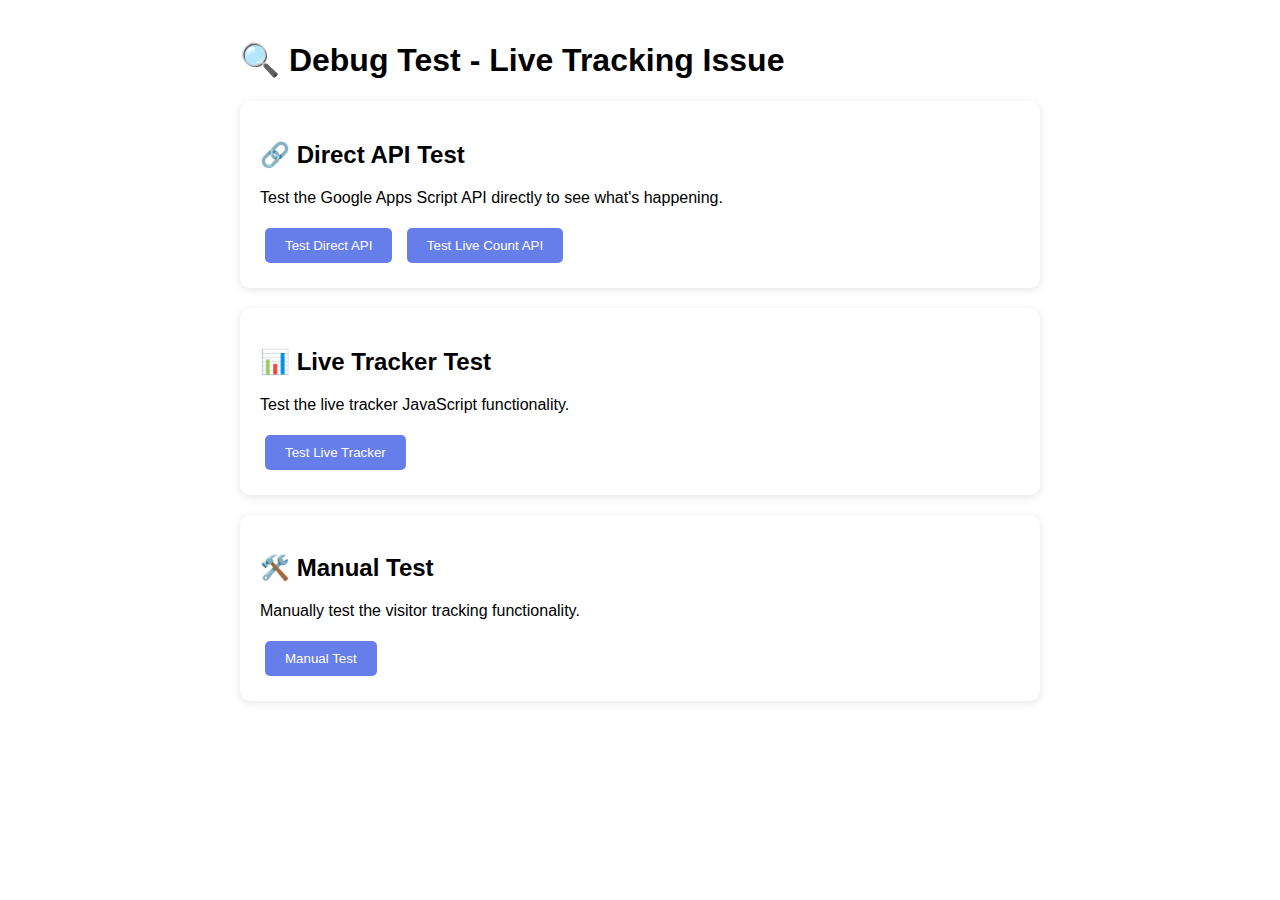
<file: debug_test.html>
<!DOCTYPE html>
<html lang="en">
<head>
    <meta charset="UTF-8">
    <meta name="viewport" content="width=device-width, initial-scale=1.0">
    <title>Debug Test - AksharJobs Live Tracking</title>
    <style>
        body { font-family: Arial, sans-serif; max-width: 800px; margin: 0 auto; padding: 20px; }
        .test-section { background: white; padding: 20px; margin: 20px 0; border-radius: 10px; box-shadow: 0 2px 10px rgba(0,0,0,0.1); }
        .test-button { background: #667eea; color: white; border: none; padding: 10px 20px; border-radius: 5px; cursor: pointer; margin: 5px; }
        .test-button:hover { background: #5a67d8; }
        .result { background: #f7fafc; border: 1px solid #e2e8f0; padding: 15px; margin: 10px 0; border-radius: 5px; white-space: pre-wrap; font-family: monospace; font-size: 12px; }
        .success { border-color: #48bb78; background: #f0fff4; }
        .error { border-color: #f56565; background: #fff5f5; }
    </style>
</head>
<body>
    <h1>🔍 Debug Test - Live Tracking Issue</h1>
    
    <div class="test-section">
        <h2>🔗 Direct API Test</h2>
        <p>Test the Google Apps Script API directly to see what's happening.</p>
        <button class="test-button" onclick="testDirectAPI()">Test Direct API</button>
        <button class="test-button" onclick="testLiveCountAPI()">Test Live Count API</button>
        <div id="apiResult" class="result" style="display: none;"></div>
    </div>
    
    <div class="test-section">
        <h2>📊 Live Tracker Test</h2>
        <p>Test the live tracker JavaScript functionality.</p>
        <button class="test-button" onclick="testLiveTracker()">Test Live Tracker</button>
        <div id="trackerResult" class="result" style="display: none;"></div>
    </div>
    
    <div class="test-section">
        <h2>🛠️ Manual Test</h2>
        <p>Manually test the visitor tracking functionality.</p>
        <button class="test-button" onclick="manualTest()">Manual Test</button>
        <div id="manualResult" class="result" style="display: none;"></div>
    </div>

    <script>
        const API_URL = 'https://script.google.com/macros/s/AKfycbxSKL04akfo3W_XiUfQJQg0dg3ded6EwsbEEg6VsW1SD5eVoEDV-3EoxH-IgZy-ccEMsQ/exec';
        
        function showResult(elementId, result, isSuccess = true) {
            const element = document.getElementById(elementId);
            element.style.display = 'block';
            element.className = `result ${isSuccess ? 'success' : 'error'}`;
            element.textContent = typeof result === 'object' ? JSON.stringify(result, null, 2) : result;
        }
        
        // Test direct API access
        async function testDirectAPI() {
            try {
                console.log('Testing direct API access...');
                
                // Test 1: Basic API access
                const response1 = await fetch(API_URL, { method: 'GET', mode: 'cors' });
                const data1 = await response1.json();
                
                console.log('Basic API response:', data1);
                
                // Test 2: With parameters
                const url = `${API_URL}?test=1&debug=1`;
                const response2 = await fetch(url, { method: 'GET', mode: 'cors' });
                const data2 = await response2.json();
                
                console.log('API with params response:', data2);
                
                showResult('apiResult', {
                    test: 'Direct API Test',
                    basicResponse: data1,
                    paramsResponse: data2,
                    basicStatus: response1.status,
                    paramsStatus: response2.status,
                    apiUrl: API_URL
                }, true);
                
            } catch (error) {
                console.error('API test error:', error);
                showResult('apiResult', {
                    test: 'Direct API Test',
                    error: error.message,
                    apiUrl: API_URL
                }, false);
            }
        }
        
        // Test live count API specifically
        async function testLiveCountAPI() {
            try {
                console.log('Testing live count API...');
                
                // Test different ways to call the live count API
                const urls = [
                    `${API_URL}?action=get_live_count`,
                    `${API_URL}?action=get_live_count&debug=1`,
                    `${API_URL}?type=visitor_tracking&action=get_live_count`
                ];
                
                const results = [];
                
                for (let i = 0; i < urls.length; i++) {
                    try {
                        console.log(`Testing URL ${i + 1}:`, urls[i]);
                        const response = await fetch(urls[i], { method: 'GET', mode: 'cors' });
                        const data = await response.json();
                        
                        results.push({
                            url: urls[i],
                            status: response.status,
                            data: data
                        });
                        
                        console.log(`URL ${i + 1} result:`, data);
                        
                    } catch (error) {
                        results.push({
                            url: urls[i],
                            error: error.message
                        });
                    }
                }
                
                showResult('apiResult', {
                    test: 'Live Count API Test',
                    results: results
                }, true);
                
            } catch (error) {
                console.error('Live count API test error:', error);
                showResult('apiResult', {
                    test: 'Live Count API Test',
                    error: error.message
                }, false);
            }
        }
        
        // Test live tracker functionality
        function testLiveTracker() {
            try {
                console.log('Testing live tracker...');
                
                // Check if LiveVisitorTracker is available
                const trackerAvailable = typeof window.LiveVisitorTracker !== 'undefined';
                
                // Test visitor ID generation
                let visitorId = null;
                if (trackerAvailable) {
                    const tracker = new window.LiveVisitorTracker();
                    visitorId = tracker.visitorId;
                }
                
                // Test session ID generation
                let sessionId = null;
                if (trackerAvailable) {
                    const tracker = new window.LiveVisitorTracker();
                    sessionId = tracker.sessionId;
                }
                
                showResult('trackerResult', {
                    test: 'Live Tracker Test',
                    trackerAvailable: trackerAvailable,
                    visitorId: visitorId,
                    sessionId: sessionId,
                    userAgent: navigator.userAgent,
                    language: navigator.language,
                    screenResolution: `${screen.width}x${screen.height}`,
                    timezone: Intl.DateTimeFormat().resolvedOptions().timeZone
                }, true);
                
            } catch (error) {
                console.error('Live tracker test error:', error);
                showResult('trackerResult', {
                    test: 'Live Tracker Test',
                    error: error.message
                }, false);
            }
        }
        
        // Manual test of visitor tracking
        async function manualTest() {
            try {
                console.log('Manual visitor tracking test...');
                
                const testData = {
                    type: 'visitor_tracking',
                    action: 'track_visit',
                    visitorId: 'manual_test_' + Date.now(),
                    sessionId: 'manual_session_' + Date.now(),
                    isNewVisitor: true,
                    timestamp: new Date().toISOString(),
                    userAgent: navigator.userAgent,
                    language: navigator.language,
                    screenResolution: `${screen.width}x${screen.height}`,
                    timezone: Intl.DateTimeFormat().resolvedOptions().timeZone,
                    referrer: document.referrer || 'manual-test',
                    url: window.location.href,
                    pageTitle: document.title
                };
                
                console.log('Sending test data:', testData);
                
                const response = await fetch(API_URL, {
                    method: 'POST',
                    mode: 'cors',
                    headers: {
                        'Content-Type': 'application/json'
                    },
                    body: JSON.stringify(testData)
                });
                
                const data = await response.json();
                
                console.log('Manual test response:', data);
                
                showResult('manualResult', {
                    test: 'Manual Visitor Tracking Test',
                    sentData: testData,
                    response: data,
                    status: response.status
                }, response.ok);
                
            } catch (error) {
                console.error('Manual test error:', error);
                showResult('manualResult', {
                    test: 'Manual Visitor Tracking Test',
                    error: error.message
                }, false);
            }
        }
        
        // Initialize page
        document.addEventListener('DOMContentLoaded', () => {
            console.log('🔍 Debug test page loaded');
            console.log('API URL:', API_URL);
            
            // Check if live tracker script is loaded
            if (typeof window.LiveVisitorTracker !== 'undefined') {
                console.log('✅ Live Visitor Tracker script loaded');
            } else {
                console.log('❌ Live Visitor Tracker script not loaded');
            }
        });
    </script>
</body>
</html>
</file>
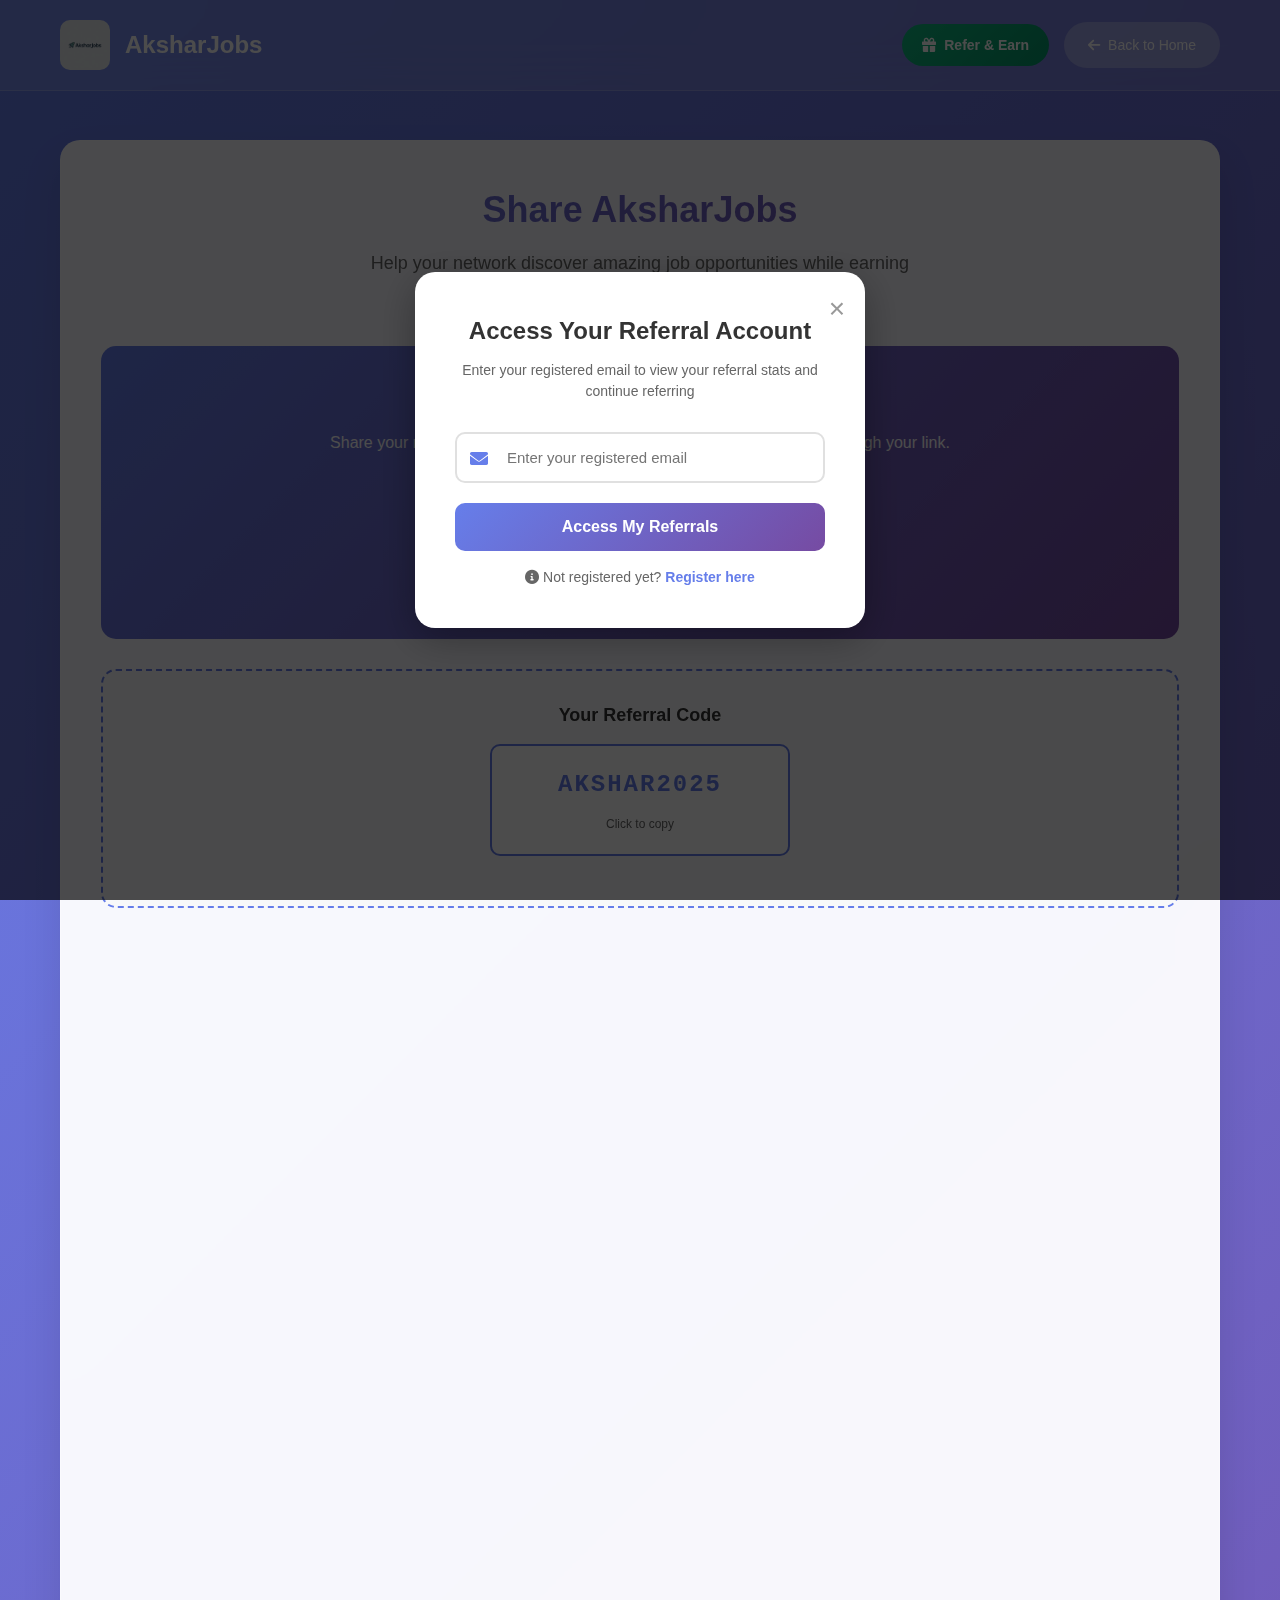
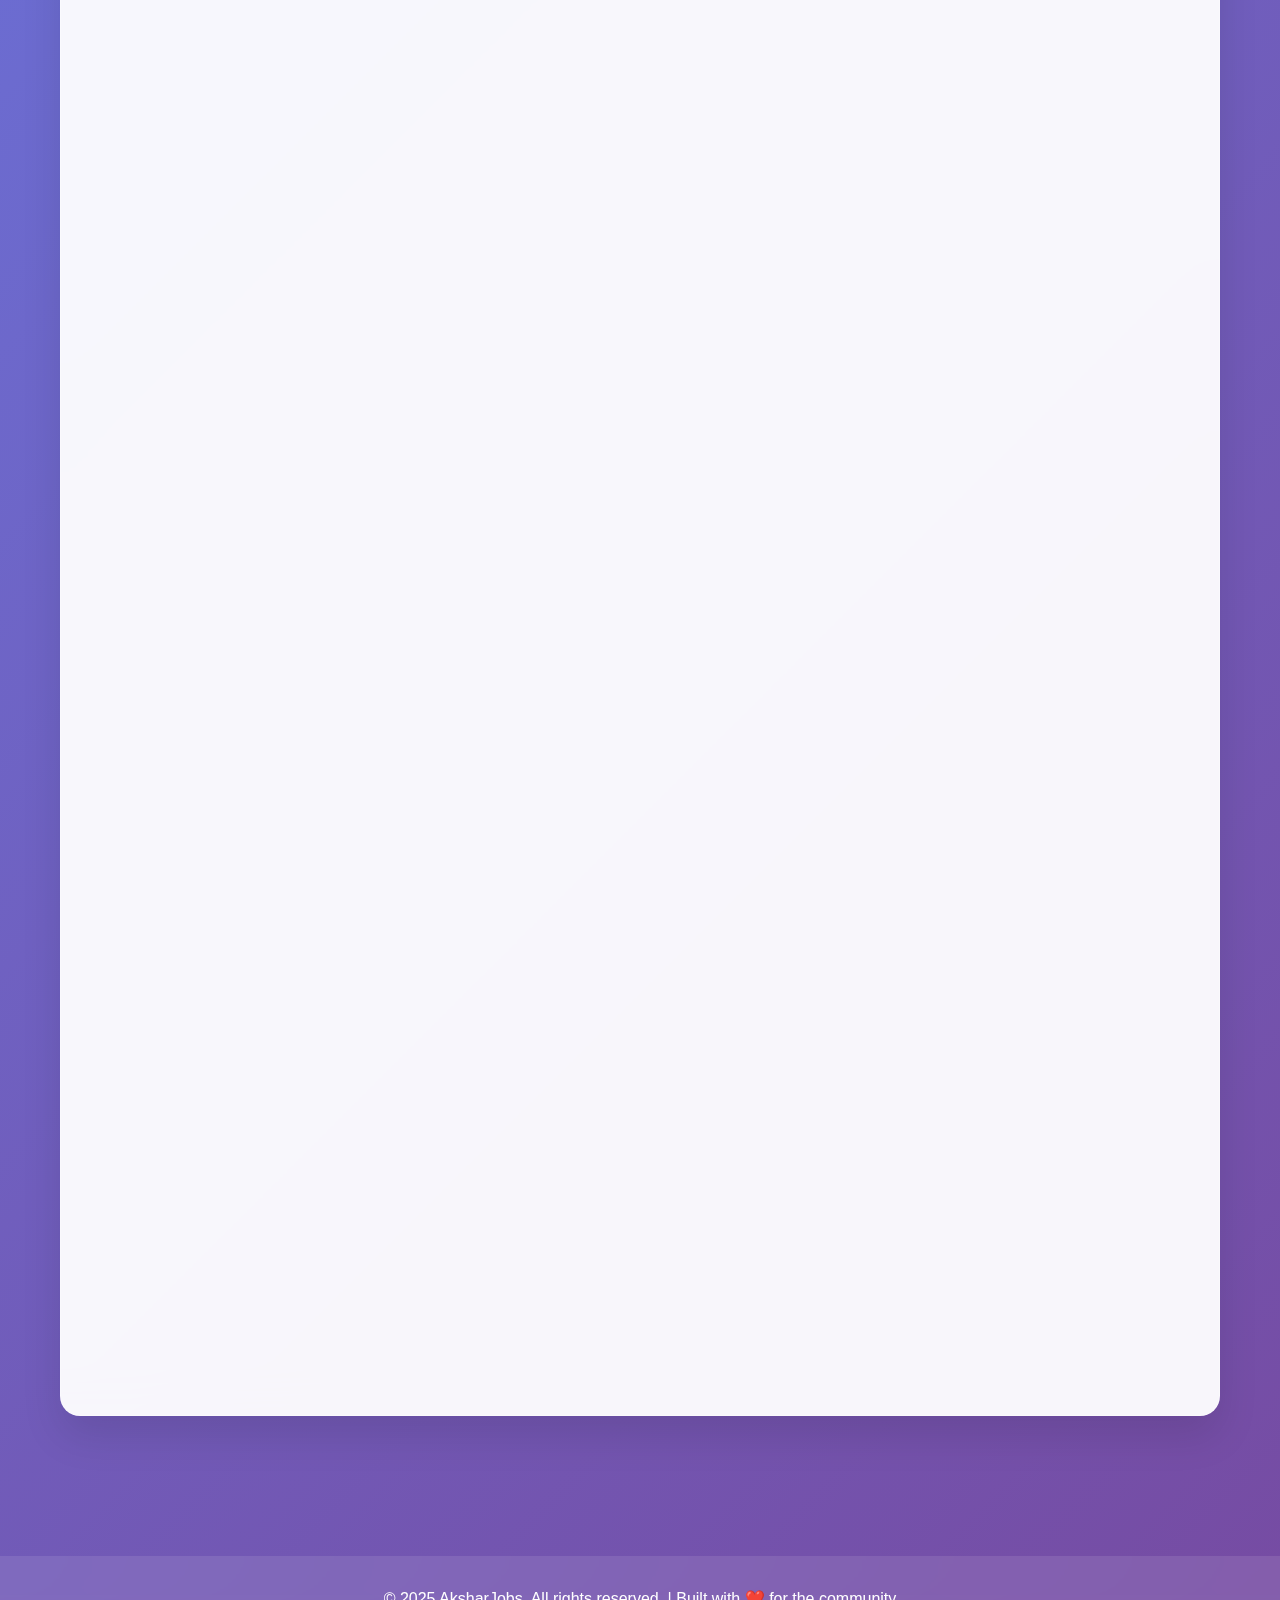
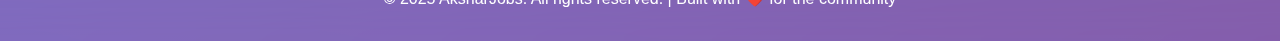
<file: referral.html>
<!DOCTYPE html>
<html lang="en">
<head>
    <meta charset="UTF-8">
    <meta name="viewport" content="width=device-width, initial-scale=1.0">
    <title>Share AksharJobs - Earn AksharCoins</title>
    <meta name="description" content="Share AksharJobs with your network and earn AksharCoins for every successful referral. Join the community and help others find their dream jobs!">
    
    <!-- Favicon -->
    <link rel="icon" type="image/jpeg" href="AK logo.jpg">
    
    <!-- Font Awesome -->
    <link rel="stylesheet" href="https://cdnjs.cloudflare.com/ajax/libs/font-awesome/6.0.0/css/all.min.css">
    
    <!-- AOS Animation Library -->
    <link href="https://unpkg.com/aos@2.3.1/dist/aos.css" rel="stylesheet">
    
    <!-- Custom Styles -->
    <style>
        * {
            margin: 0;
            padding: 0;
            box-sizing: border-box;
        }

        body {
            font-family: 'Segoe UI', Tahoma, Geneva, Verdana, sans-serif;
            line-height: 1.6;
            color: #333;
            background: linear-gradient(135deg, #667eea 0%, #764ba2 100%);
            min-height: 100vh;
            overflow-x: hidden;
        }

        .container {
            max-width: 1200px;
            margin: 0 auto;
            padding: 0 20px;
        }

        /* Header */
        .header {
            background: rgba(255, 255, 255, 0.1);
            backdrop-filter: blur(20px);
            padding: 20px 0;
            position: fixed;
            top: 0;
            left: 0;
            right: 0;
            z-index: 1000;
            border-bottom: 1px solid rgba(255, 255, 255, 0.2);
            transition: all 0.3s ease;
        }

        /* Shrink header when scrolling */
        .header.scrolled {
            padding: 10px 0;
            background: rgba(255, 255, 255, 0.15);
            backdrop-filter: blur(30px);
            box-shadow: 0 4px 20px rgba(0, 0, 0, 0.1);
        }

        .header-content {
            display: flex;
            justify-content: space-between;
            align-items: center;
            transition: all 0.3s ease;
        }

        .logo {
            display: flex;
            align-items: center;
            gap: 15px;
            color: white;
            text-decoration: none;
            transition: all 0.3s ease;
        }

        .logo img {
            width: 50px;
            height: 50px;
            border-radius: 10px;
            object-fit: cover;
            transition: all 0.3s ease;
        }

        /* Shrink logo when scrolling */
        .header.scrolled .logo img {
            width: 40px;
            height: 40px;
        }

        .logo h1 {
            font-size: 24px;
            font-weight: 700;
            transition: all 0.3s ease;
        }

        /* Shrink logo text when scrolling */
        .header.scrolled .logo h1 {
            font-size: 20px;
        }

        .back-btn {
            background: rgba(255, 255, 255, 0.2);
            color: white;
            border: none;
            padding: 12px 24px;
            border-radius: 25px;
            cursor: pointer;
            text-decoration: none;
            display: flex;
            align-items: center;
            gap: 8px;
            transition: all 0.3s ease;
            backdrop-filter: blur(10px);
            font-size: 14px;
        }

        /* Shrink back button when scrolling */
        .header.scrolled .back-btn {
            padding: 8px 16px;
            font-size: 13px;
        }

        .back-btn:hover {
            background: rgba(255, 255, 255, 0.3);
            transform: translateY(-2px);
        }

        /* Main Content */
        .main-content {
            padding-top: 120px;
            padding-bottom: 60px;
        }

        .referral-container {
            background: rgba(255, 255, 255, 0.95);
            backdrop-filter: blur(20px);
            border-radius: 20px;
            padding: 40px;
            margin: 20px 0;
            box-shadow: 0 20px 40px rgba(0, 0, 0, 0.1);
            border: 1px solid rgba(255, 255, 255, 0.3);
        }

        .page-title {
            text-align: center;
            margin-bottom: 40px;
        }

        .page-title h1 {
            font-size: 36px;
            color: #333;
            margin-bottom: 10px;
            background: linear-gradient(135deg, #667eea 0%, #764ba2 100%);
            -webkit-background-clip: text;
            -webkit-text-fill-color: transparent;
            background-clip: text;
        }

        .page-title p {
            font-size: 18px;
            color: #666;
            max-width: 600px;
            margin: 0 auto;
        }

        /* User Info Section */
        .user-info {
            background: linear-gradient(135deg, #667eea 0%, #764ba2 100%);
            color: white;
            padding: 30px;
            border-radius: 15px;
            margin-bottom: 30px;
            text-align: center;
        }

        .welcome-message {
            font-size: 24px;
            margin-bottom: 15px;
            font-weight: 600;
        }

        .user-details {
            display: flex;
            justify-content: center;
            gap: 40px;
            flex-wrap: wrap;
            margin-top: 20px;
        }

        .user-stat {
            text-align: center;
        }

        .user-stat .icon {
            font-size: 32px;
            margin-bottom: 10px;
            display: block;
        }

        .user-stat .value {
            font-size: 28px;
            font-weight: 700;
            margin-bottom: 5px;
        }

        .user-stat .label {
            font-size: 14px;
            opacity: 0.9;
        }

        /* Referral Code Section */
        .referral-code-section {
            background: #f8f9fa;
            padding: 30px;
            border-radius: 15px;
            margin-bottom: 30px;
            text-align: center;
            border: 2px dashed #667eea;
        }

        .referral-code-label {
            font-size: 18px;
            color: #333;
            margin-bottom: 15px;
            font-weight: 600;
        }

        .referral-code-display {
            background: white;
            border: 2px solid #667eea;
            border-radius: 10px;
            padding: 20px;
            margin: 0 auto 20px;
            max-width: 300px;
            cursor: pointer;
            transition: all 0.3s ease;
            position: relative;
        }

        .referral-code-display:hover {
            background: #667eea;
            color: white;
            transform: scale(1.05);
        }

        .referral-code {
            font-size: 24px;
            font-weight: 700;
            letter-spacing: 2px;
            color: #667eea;
            font-family: 'Courier New', monospace;
        }

        .referral-code-display:hover .referral-code {
            color: white;
        }

        .copy-hint {
            font-size: 12px;
            color: #666;
            margin-top: 10px;
        }

        .copy-success {
            position: absolute;
            top: -40px;
            left: 50%;
            transform: translateX(-50%);
            background: #28a745;
            color: white;
            padding: 8px 16px;
            border-radius: 20px;
            font-size: 12px;
            opacity: 0;
            transition: all 0.3s ease;
        }

        .copy-success.show {
            opacity: 1;
            top: -50px;
        }
        
        /* Personalized Referral Link Section */
        .referral-link-section {
            background: linear-gradient(135deg, #667eea 0%, #764ba2 100%);
            padding: 25px;
            border-radius: 15px;
            margin-bottom: 30px;
            text-align: center;
            box-shadow: 0 4px 15px rgba(102, 126, 234, 0.3);
        }
        
        .referral-link-section .referral-code-label {
            color: white;
            font-size: 16px;
            margin-bottom: 15px;
        }
        
        .referral-link-display {
            background: white;
            border: 2px solid rgba(255, 255, 255, 0.3);
            border-radius: 10px;
            padding: 15px;
            margin: 0 auto 15px;
            cursor: pointer;
            transition: all 0.3s ease;
            position: relative;
        }
        
        .referral-link-display:hover {
            background: rgba(255, 255, 255, 0.95);
            transform: scale(1.02);
            box-shadow: 0 4px 12px rgba(0, 0, 0, 0.15);
        }
        
        .referral-link {
            font-size: 13px;
            font-weight: 600;
            color: #667eea;
            word-break: break-all;
            font-family: 'Courier New', monospace;
            line-height: 1.6;
        }
        
        .link-info {
            color: rgba(255, 255, 255, 0.95);
            font-size: 14px;
            line-height: 1.6;
            margin-top: 10px;
        }
        
        .link-info strong {
            color: #ffd700;
            font-weight: 700;
        }

        /* Share Options */
        .share-section {
            margin-bottom: 30px;
        }

        .section-title {
            font-size: 24px;
            color: #333;
            margin-bottom: 20px;
            text-align: center;
            font-weight: 600;
        }

        .share-grid {
            display: grid;
            grid-template-columns: repeat(auto-fit, minmax(200px, 1fr));
            gap: 20px;
            margin-bottom: 30px;
        }

        .share-option {
            background: white;
            border: 2px solid #e9ecef;
            border-radius: 15px;
            padding: 25px;
            text-align: center;
            cursor: pointer;
            transition: all 0.3s ease;
            position: relative;
            overflow: hidden;
        }

        .share-option:hover {
            border-color: #667eea;
            transform: translateY(-5px);
            box-shadow: 0 10px 25px rgba(102, 126, 234, 0.2);
        }

        .share-option .icon {
            font-size: 40px;
            margin-bottom: 15px;
            display: block;
        }

        .share-option .platform {
            font-size: 18px;
            font-weight: 600;
            margin-bottom: 8px;
            color: #333;
        }

        .share-option .reward {
            font-size: 14px;
            color: #28a745;
            font-weight: 600;
        }

        .share-option.whatsapp:hover { border-color: #25D366; }
        .share-option.whatsapp .icon { color: #25D366; }

        .share-option.linkedin:hover { border-color: #0077B5; }
        .share-option.linkedin .icon { color: #0077B5; }

        .share-option.email:hover { border-color: #EA4335; }
        .share-option.email .icon { color: #EA4335; }

        .share-option.twitter:hover { border-color: #1DA1F2; }
        .share-option.twitter .icon { color: #1DA1F2; }

        .share-option.facebook:hover { border-color: #1877F2; }
        .share-option.facebook .icon { color: #1877F2; }

        .share-option.telegram:hover { border-color: #0088CC; }
        .share-option.telegram .icon { color: #0088CC; }

        /* Stats Section */
        .stats-section {
            background: #f8f9fa;
            padding: 30px;
            border-radius: 15px;
            margin-bottom: 30px;
        }

        .stats-grid {
            display: grid;
            grid-template-columns: repeat(auto-fit, minmax(150px, 1fr));
            gap: 20px;
        }

        .stat-item {
            text-align: center;
            padding: 20px;
            background: white;
            border-radius: 10px;
            box-shadow: 0 2px 10px rgba(0, 0, 0, 0.1);
        }

        .stat-number {
            font-size: 32px;
            font-weight: 700;
            color: #667eea;
            display: block;
            margin-bottom: 5px;
        }

        .stat-label {
            font-size: 14px;
            color: #666;
            text-transform: uppercase;
            letter-spacing: 1px;
        }

        /* Instructions */
        .instructions {
            background: #e3f2fd;
            padding: 30px;
            border-radius: 15px;
            margin-bottom: 30px;
            border-left: 5px solid #2196f3;
        }

        .instructions h3 {
            color: #1976d2;
            margin-bottom: 15px;
            font-size: 20px;
        }

        .instructions ol {
            margin-left: 20px;
        }

        .instructions li {
            margin-bottom: 8px;
            color: #333;
        }

        /* Footer */
        .footer {
            background: rgba(255, 255, 255, 0.1);
            backdrop-filter: blur(20px);
            padding: 30px 0;
            text-align: center;
            color: white;
            margin-top: 60px;
        }

        /* Responsive Design */
        @media (max-width: 768px) {
            .referral-container {
                padding: 20px;
                margin: 10px;
            }

            .page-title h1 {
                font-size: 28px;
            }

            .user-details {
                gap: 20px;
            }

            .share-grid {
                grid-template-columns: 1fr;
            }

            .stats-grid {
                grid-template-columns: repeat(2, 1fr);
            }

            .header-content {
                flex-direction: column;
                gap: 15px;
            }
        }

        /* Loading Animation */
        .loading {
            display: inline-block;
            width: 20px;
            height: 20px;
            border: 3px solid rgba(255, 255, 255, 0.3);
            border-radius: 50%;
            border-top-color: #fff;
            animation: spin 1s ease-in-out infinite;
        }

        @keyframes spin {
            to { transform: rotate(360deg); }
        }

        /* Notification */
        .notification {
            position: fixed;
            top: 100px;
            right: 20px;
            background: #28a745;
            color: white;
            padding: 15px 20px;
            border-radius: 10px;
            box-shadow: 0 5px 15px rgba(0, 0, 0, 0.2);
            transform: translateX(400px);
            transition: all 0.3s ease;
            z-index: 1001;
        }

        .notification.show {
            transform: translateX(0);
        }

        .notification.error {
            background: #dc3545;
        }
        
        .notification.info {
            background: #3b82f6;
        }

        /* Debug Modal (Removed - Production) */
        .debug-modal {
            display: none;
            position: fixed;
            top: 0;
            left: 0;
            right: 0;
            bottom: 0;
            background: rgba(0, 0, 0, 0.8);
            z-index: 2000;
            overflow-y: auto;
            padding: 20px;
        }

        .debug-modal.show {
            display: flex;
            justify-content: center;
            align-items: flex-start;
        }

        .debug-content {
            background: white;
            border-radius: 20px;
            padding: 30px;
            max-width: 1000px;
            width: 100%;
            margin: 50px auto;
            position: relative;
            box-shadow: 0 20px 60px rgba(0, 0, 0, 0.3);
        }

        .debug-header {
            display: flex;
            justify-content: space-between;
            align-items: center;
            margin-bottom: 25px;
            padding-bottom: 15px;
            border-bottom: 2px solid #e9ecef;
        }

        .debug-title {
            font-size: 24px;
            font-weight: 700;
            background: linear-gradient(135deg, #667eea 0%, #764ba2 100%);
            -webkit-background-clip: text;
            -webkit-text-fill-color: transparent;
            background-clip: text;
        }

        .debug-close {
            background: #dc3545;
            color: white;
            border: none;
            width: 35px;
            height: 35px;
            border-radius: 50%;
            cursor: pointer;
            font-size: 20px;
            display: flex;
            align-items: center;
            justify-content: center;
            transition: all 0.3s ease;
        }

        .debug-close:hover {
            background: #c82333;
            transform: rotate(90deg);
        }

        .debug-info {
            background: #f8f9fa;
            padding: 20px;
            border-radius: 10px;
            margin-bottom: 20px;
            border-left: 4px solid #667eea;
        }

        .debug-table {
            width: 100%;
            border-collapse: collapse;
            margin-top: 20px;
            overflow-x: auto;
        }

        .debug-table th,
        .debug-table td {
            padding: 12px;
            text-align: left;
            border-bottom: 1px solid #e9ecef;
        }

        .debug-table th {
            background: linear-gradient(135deg, #667eea 0%, #764ba2 100%);
            color: white;
            font-weight: 600;
        }

        .debug-table tr:hover {
            background: #f8f9fa;
        }

        .debug-loading {
            text-align: center;
            padding: 40px;
        }

        .debug-loading .spinner {
            display: inline-block;
            width: 50px;
            height: 50px;
            border: 5px solid rgba(102, 126, 234, 0.3);
            border-radius: 50%;
            border-top-color: #667eea;
            animation: spin 1s ease-in-out infinite;
        }

        .debug-error {
            background: #fff3cd;
            border: 1px solid #ffc107;
            color: #856404;
            padding: 15px;
            border-radius: 10px;
            margin: 20px 0;
        }

        .debug-success {
            background: #d4edda;
            border: 1px solid #28a745;
            color: #155724;
            padding: 15px;
            border-radius: 10px;
            margin: 20px 0;
        }

        .refresh-button {
            background: #28a745;
            color: white;
            border: none;
            padding: 10px 20px;
            border-radius: 25px;
            cursor: pointer;
            font-weight: 600;
            transition: all 0.3s ease;
            display: inline-flex;
            align-items: center;
            gap: 8px;
        }

        .refresh-button:hover {
            background: #218838;
            transform: scale(1.05);
        }
        
        /* Login Modal Styles */
        .login-modal {
            display: none;
            position: fixed;
            top: 0;
            left: 0;
            width: 100%;
            height: 100%;
            background: rgba(0, 0, 0, 0.7);
            z-index: 10000;
            justify-content: center;
            align-items: center;
        }
        
        .login-modal.show {
            display: flex;
        }
        
        .login-modal-content {
            background: white;
            padding: 40px;
            border-radius: 20px;
            max-width: 450px;
            width: 90%;
            box-shadow: 0 10px 40px rgba(0, 0, 0, 0.3);
            position: relative;
            animation: slideInDown 0.3s ease-out;
        }
        
        @keyframes slideInDown {
            from {
                opacity: 0;
                transform: translateY(-50px);
            }
            to {
                opacity: 1;
                transform: translateY(0);
            }
        }
        
        .login-close {
            position: absolute;
            top: 15px;
            right: 20px;
            font-size: 28px;
            color: #999;
            cursor: pointer;
            transition: color 0.3s;
        }
        
        .login-close:hover {
            color: #333;
        }
        
        .login-title {
            font-size: 24px;
            font-weight: 700;
            color: #333;
            margin-bottom: 10px;
            text-align: center;
        }
        
        .login-subtitle {
            font-size: 14px;
            color: #666;
            text-align: center;
            margin-bottom: 30px;
            line-height: 1.5;
        }
        
        .login-input-group {
            position: relative;
            margin-bottom: 20px;
        }
        
        .login-input-group i {
            position: absolute;
            left: 15px;
            top: 50%;
            transform: translateY(-50%);
            color: #667eea;
            font-size: 18px;
        }
        
        .login-input-group input {
            width: 100%;
            padding: 15px 15px 15px 50px;
            border: 2px solid #e0e0e0;
            border-radius: 10px;
            font-size: 15px;
            transition: all 0.3s;
            font-family: 'Inter', sans-serif;
        }
        
        .login-input-group input:focus {
            outline: none;
            border-color: #667eea;
            box-shadow: 0 0 0 3px rgba(102, 126, 234, 0.1);
        }
        
        .login-btn {
            width: 100%;
            padding: 15px;
            background: linear-gradient(135deg, #667eea 0%, #764ba2 100%);
            color: white;
            border: none;
            border-radius: 10px;
            font-size: 16px;
            font-weight: 600;
            cursor: pointer;
            transition: all 0.3s;
            margin-bottom: 15px;
        }
        
        .login-btn:hover {
            transform: translateY(-2px);
            box-shadow: 0 5px 15px rgba(102, 126, 234, 0.4);
        }
        
        .login-btn:disabled {
            opacity: 0.7;
            cursor: not-allowed;
        }
        
        .login-btn-loading {
            display: flex;
            align-items: center;
            justify-content: center;
            gap: 8px;
        }
        
        .login-info {
            text-align: center;
            font-size: 14px;
            color: #666;
        }
        
        .login-info a {
            color: #667eea;
            text-decoration: none;
            font-weight: 600;
        }
        
        .login-info a:hover {
            text-decoration: underline;
        }
        
        .login-error {
            background: #f8d7da;
            border: 1px solid #f5c6cb;
            color: #721c24;
            padding: 12px 15px;
            border-radius: 8px;
            margin-top: 15px;
            display: flex;
            align-items: center;
            gap: 10px;
            font-size: 14px;
        }
        
        .switch-user-btn {
            background: #667eea;
            color: white;
            border: none;
            padding: 10px 20px;
            border-radius: 25px;
            cursor: pointer;
            font-size: 14px;
            font-weight: 600;
            display: inline-flex;
            align-items: center;
            gap: 8px;
            transition: all 0.3s;
        }
        
        /* Shrink switch user button when scrolling */
        .header.scrolled .switch-user-btn {
            padding: 8px 16px;
            font-size: 12px;
        }
        
        .switch-user-btn:hover {
            background: #764ba2;
            transform: scale(1.05);
        }
        
        .header-actions {
            display: flex;
            align-items: center;
            gap: 15px;
            transition: all 0.3s ease;
        }
        
        /* Shrink header actions gap when scrolling */
        .header.scrolled .header-actions {
            gap: 10px;
        }
        
        .current-user-display {
            display: inline-flex;
            align-items: center;
            gap: 8px;
            background: rgba(255, 255, 255, 0.1);
            padding: 8px 15px;
            border-radius: 20px;
            font-size: 13px;
            color: rgba(255, 255, 255, 0.9);
            transition: all 0.3s ease;
        }
        
        /* Shrink user display when scrolling */
        .header.scrolled .current-user-display {
            padding: 6px 12px;
            font-size: 11px;
        }
        
        .current-user-display i {
            font-size: 16px;
            transition: all 0.3s ease;
        }
        
        .header.scrolled .current-user-display i {
            font-size: 14px;
        }
        
        .logout-btn {
            background: rgba(239, 68, 68, 0.9);
            color: white;
            border: none;
            padding: 8px 16px;
            border-radius: 20px;
            cursor: pointer;
            font-size: 13px;
            font-weight: 600;
            display: inline-flex;
            align-items: center;
            gap: 6px;
            transition: all 0.3s;
        }
        
        /* Shrink logout button when scrolling */
        .header.scrolled .logout-btn {
            padding: 6px 12px;
            font-size: 11px;
        }
        
        .logout-btn:hover {
            background: #dc2626;
            transform: scale(1.05);
        }
        
        /* Share Verification Modal */
        .share-verification-modal {
            display: none;
            position: fixed;
            top: 0;
            left: 0;
            width: 100%;
            height: 100%;
            background: rgba(0, 0, 0, 0.8);
            z-index: 10001;
            justify-content: center;
            align-items: center;
        }
        
        .share-verification-modal.show {
            display: flex;
        }
        
        .share-verification-content {
            background: white;
            padding: 40px;
            border-radius: 20px;
            max-width: 500px;
            width: 90%;
            box-shadow: 0 10px 40px rgba(0, 0, 0, 0.3);
            text-align: center;
            animation: slideInDown 0.3s ease-out;
        }
        
        .share-verification-icon {
            font-size: 64px;
            margin-bottom: 20px;
        }
        
        .share-verification-title {
            font-size: 24px;
            font-weight: 700;
            color: #333;
            margin-bottom: 15px;
        }
        
        .share-verification-message {
            font-size: 16px;
            color: #666;
            line-height: 1.6;
            margin-bottom: 30px;
        }
        
        .share-verification-buttons {
            display: flex;
            gap: 15px;
            justify-content: center;
        }
        
        .verify-btn {
            padding: 15px 30px;
            border: none;
            border-radius: 10px;
            font-size: 16px;
            font-weight: 600;
            cursor: pointer;
            transition: all 0.3s;
        }
        
        .verify-btn-yes {
            background: linear-gradient(135deg, #10b981 0%, #059669 100%);
            color: white;
        }
        
        .verify-btn-yes:hover {
            transform: translateY(-2px);
            box-shadow: 0 5px 15px rgba(16, 185, 129, 0.4);
        }
        
        .verify-btn-no {
            background: #e5e7eb;
            color: #374151;
        }
        
        .verify-btn-no:hover {
            background: #d1d5db;
        }
        
        .platform-badge {
            display: inline-block;
            background: linear-gradient(135deg, #667eea 0%, #764ba2 100%);
            color: white;
            padding: 8px 20px;
            border-radius: 20px;
            font-weight: 600;
            margin-bottom: 20px;
            text-transform: uppercase;
            font-size: 14px;
            letter-spacing: 1px;
        }
        
        .refer-earn-btn {
            background: linear-gradient(135deg, #10b981 0%, #059669 100%);
            color: white;
            border: none;
            padding: 10px 20px;
            border-radius: 25px;
            cursor: pointer;
            font-size: 14px;
            font-weight: 600;
            display: inline-flex;
            align-items: center;
            gap: 8px;
            transition: all 0.3s;
            text-decoration: none;
        }
        
        /* Shrink refer button when scrolling */
        .header.scrolled .refer-earn-btn {
            padding: 8px 16px;
            font-size: 12px;
        }
        
        .refer-earn-btn:hover {
            background: linear-gradient(135deg, #059669 0%, #047857 100%);
            transform: translateY(-2px);
            box-shadow: 0 4px 12px rgba(16, 185, 129, 0.4);
        }
        
        @media (max-width: 768px) {
            .header-actions {
                flex-wrap: wrap;
                gap: 10px;
                justify-content: center;
            }
            
            .refer-earn-btn,
            .back-btn {
                font-size: 12px;
                padding: 8px 16px;
            }
            
            .current-user-display {
                font-size: 11px;
                padding: 6px 12px;
            }
        }
        
        /* Coin Breakdown Section */
        .coin-breakdown-section {
            background: linear-gradient(135deg, #f59e0b 0%, #d97706 100%);
            padding: 25px;
            border-radius: 15px;
            margin-bottom: 30px;
            box-shadow: 0 4px 15px rgba(245, 158, 11, 0.3);
        }
        
        .coin-breakdown-section .section-title {
            color: white;
            margin-bottom: 20px;
        }
        
        .breakdown-grid {
            display: grid;
            grid-template-columns: repeat(auto-fit, minmax(200px, 1fr));
            gap: 15px;
        }
        
        .breakdown-item {
            background: rgba(255, 255, 255, 0.95);
            padding: 20px;
            border-radius: 12px;
            text-align: center;
        }
        
        .breakdown-item.total {
            background: white;
            border: 3px solid #fbbf24;
        }
        
        .breakdown-label {
            font-size: 14px;
            color: #666;
            margin-bottom: 8px;
            font-weight: 500;
        }
        
        .breakdown-value {
            font-size: 24px;
            font-weight: 700;
            color: #d97706;
        }
        
        .breakdown-value.total-value {
            font-size: 32px;
            color: #ea580c;
        }
        
        .breakdown-value small {
            display: block;
            font-size: 12px;
            color: #999;
            font-weight: 400;
            margin-top: 5px;
        }
        
        /* Registered Users Section */
        .registered-users-section {
            background: #f8f9fa;
            padding: 25px;
            border-radius: 15px;
            margin-bottom: 30px;
        }
        
        .registered-users-list {
            margin-top: 20px;
            max-height: 400px;
            overflow-y: auto;
        }
        
        .empty-state {
            text-align: center;
            padding: 40px 20px;
            color: #94a3b8;
        }
        
        .empty-state p {
            margin: 10px 0 5px;
            font-size: 16px;
            font-weight: 500;
        }
        
        .empty-state small {
            font-size: 13px;
        }
        
        .registered-user-item {
            background: white;
            padding: 15px 20px;
            margin-bottom: 10px;
            border-radius: 10px;
            display: flex;
            align-items: center;
            justify-content: space-between;
            border-left: 4px solid #10b981;
            box-shadow: 0 2px 8px rgba(0, 0, 0, 0.05);
        }
        
        .registered-user-info {
            flex: 1;
        }
        
        .registered-user-name {
            font-weight: 600;
            color: #333;
            font-size: 15px;
            margin-bottom: 3px;
        }
        
        .registered-user-email {
            font-size: 13px;
            color: #666;
            font-family: 'Courier New', monospace;
        }
        
        .registered-user-time {
            font-size: 12px;
            color: #999;
        }
        
        .registered-user-coin {
            background: #10b981;
            color: white;
            padding: 8px 15px;
            border-radius: 20px;
            font-weight: 600;
            font-size: 14px;
        }
        
        .refresh-btn {
            background: #667eea;
            color: white;
            border: none;
            padding: 10px 20px;
            border-radius: 25px;
            cursor: pointer;
            font-weight: 600;
            display: inline-flex;
            align-items: center;
            gap: 8px;
            transition: all 0.3s;
        }
        
        .refresh-btn:hover {
            background: #764ba2;
            transform: translateY(-2px);
        }
    </style>
</head>
<body>
    <!-- Header -->
    <header class="header">
        <div class="container">
            <div class="header-content">
                <a href="index.html" class="logo">
                    <img src="AK logo.jpg" alt="AksharJobs Logo">
                    <h1>AksharJobs</h1>
                </a>
                <div class="header-actions">
                    <a href="index.html#referral" class="refer-earn-btn">
                        <i class="fas fa-gift"></i>
                        Refer & Earn
                    </a>
                    <a href="index.html" class="back-btn">
                        <i class="fas fa-arrow-left"></i>
                        Back to Home
                    </a>
                    <span class="current-user-display" id="currentUserDisplay" style="display: none;">
                        <i class="fas fa-user-circle"></i>
                        <span id="currentUserEmail"></span>
                    </span>
                    <button onclick="showLoginModal()" class="switch-user-btn" id="switchUserBtn" style="display: none;">
                        <i class="fas fa-exchange-alt"></i>
                        Switch User
                    </button>
                    <button onclick="handleLogout()" class="logout-btn" id="logoutBtn" style="display: none;">
                        <i class="fas fa-sign-out-alt"></i>
                        Logout
                    </button>
                </div>
            </div>
        </div>
    </header>
    
    <!-- Login Modal -->
    <div id="loginModal" class="login-modal">
        <div class="login-modal-content">
            <span class="login-close" onclick="closeLoginModal()">&times;</span>
            <h2 class="login-title">Access Your Referral Account</h2>
            <p class="login-subtitle">Enter your registered email to view your referral stats and continue referring</p>
            
            <form id="loginForm" onsubmit="handleLogin(event)">
                <div class="login-input-group">
                    <i class="fas fa-envelope"></i>
                    <input type="email" id="loginEmail" placeholder="Enter your registered email" required>
                </div>
                
                <button type="submit" class="login-btn">
                    <span class="login-btn-text">Access My Referrals</span>
                    <span class="login-btn-loading" style="display: none;">
                        <i class="fas fa-spinner fa-spin"></i> Checking...
                    </span>
                </button>
                
                <div class="login-info">
                    <i class="fas fa-info-circle"></i>
                    <span>Not registered yet? <a href="registration.html">Register here</a></span>
                </div>
            </form>
            
            <div id="loginError" class="login-error" style="display: none;">
                <i class="fas fa-exclamation-circle"></i>
                <span id="loginErrorMessage"></span>
            </div>
        </div>
    </div>

    <!-- Main Content -->
    <main class="main-content">
        <div class="container">
            <div class="referral-container" data-aos="fade-up">
                <!-- Page Title -->
                <div class="page-title">
                    <h1>Share AksharJobs</h1>
                    <p>Help your network discover amazing job opportunities while earning AksharCoins for every successful referral!</p>
                </div>

                <!-- User Info -->
                <div class="user-info" data-aos="fade-up" data-aos-delay="100">
                    <div class="welcome-message">
                        Welcome back, <span id="userName">Job Seeker</span>! 🎉
                    </div>
                    <p>Share your referral code and earn rewards for every person who joins through your link.</p>
                    
                    <div class="user-details">
                        <div class="user-stat">
                            <span class="icon">🪙</span>
                            <div class="value" id="coinBalance">0</div>
                            <div class="label">AksharCoins</div>
                        </div>
                        <div class="user-stat">
                            <span class="icon">👥</span>
                            <div class="value" id="referralCount">0</div>
                            <div class="label">Registered Via Link</div>
                        </div>
                        <div class="user-stat">
                            <span class="icon">📊</span>
                            <div class="value" id="totalShares">0</div>
                            <div class="label">Total Shares</div>
                        </div>
                    </div>
                </div>

                <!-- Referral Code -->
                <div class="referral-code-section" data-aos="fade-up" data-aos-delay="200">
                    <div class="referral-code-label">Your Referral Code</div>
                    <div class="referral-code-display" onclick="copyReferralCode()">
                        <div class="copy-success" id="copySuccess">Copied!</div>
                        <div class="referral-code" id="referralCode">AKSHAR2025</div>
                        <div class="copy-hint">Click to copy</div>
                    </div>
                </div>
                
                <!-- Personalized Referral Link -->
                <div class="referral-link-section" data-aos="fade-up" data-aos-delay="250">
                    <div class="referral-code-label">Your Personalized Referral Link</div>
                    <div class="referral-link-display" onclick="copyReferralLink()">
                        <div class="copy-success" id="linkCopySuccess">Copied!</div>
                        <div class="referral-link" id="referralLink">Loading...</div>
                        <div class="copy-hint">Click to copy link (paste & share to earn coins)</div>
                    </div>
                    <div class="link-info">
                        💡 <strong>Share via social media below</strong> to get <strong>3 coins instantly</strong> + <strong>1 bonus coin</strong> when someone registers!
                    </div>
                </div>

                <!-- Share Options -->
                <div class="share-section" data-aos="fade-up" data-aos-delay="300">
                    <h2 class="section-title">Share via Social Media</h2>
                    <div class="share-grid">
                        <div class="share-option whatsapp" onclick="shareReferralViaWhatsApp()">
                            <i class="fab fa-whatsapp icon"></i>
                            <div class="platform">WhatsApp</div>
                            <div class="reward">+3 coins</div>
                        </div>
                        <div class="share-option linkedin" onclick="shareReferralViaLinkedIn()">
                            <i class="fab fa-linkedin icon"></i>
                            <div class="platform">LinkedIn</div>
                            <div class="reward">+3 coins</div>
                        </div>
                        <div class="share-option email" onclick="shareReferralViaEmail()">
                            <i class="fas fa-envelope icon"></i>
                            <div class="platform">Email</div>
                            <div class="reward">+3 coins</div>
                        </div>
                        <div class="share-option twitter" onclick="shareReferralViaTwitter()">
                            <i class="fab fa-twitter icon"></i>
                            <div class="platform">Twitter</div>
                            <div class="reward">+3 coins</div>
                        </div>
                        <div class="share-option facebook" onclick="shareReferralViaFacebook()">
                            <i class="fab fa-facebook icon"></i>
                            <div class="platform">Facebook</div>
                            <div class="reward">+3 coins</div>
                        </div>
                        <div class="share-option telegram" onclick="shareReferralViaTelegram()">
                            <i class="fab fa-telegram icon"></i>
                            <div class="platform">Telegram</div>
                            <div class="reward">+3 coins</div>
                        </div>
                    </div>
                </div>

                <!-- Stats Section -->
                <div class="stats-section" data-aos="fade-up" data-aos-delay="400">
                    <h2 class="section-title">Your Referral Stats</h2>
                    <div class="stats-grid">
                        <div class="stat-item">
                            <span class="stat-number" id="totalReferrals">0</span>
                            <div class="stat-label">Users Registered Via Link</div>
                        </div>
                        <div class="stat-item">
                            <span class="stat-number" id="totalCoinsEarned">0</span>
                            <div class="stat-label">Total Coins Earned</div>
                        </div>
                        <div class="stat-item">
                            <span class="stat-number" id="whatsappShares">0</span>
                            <div class="stat-label">WhatsApp Shares</div>
                        </div>
                        <div class="stat-item">
                            <span class="stat-number" id="linkedinShares">0</span>
                            <div class="stat-label">LinkedIn Shares</div>
                        </div>
                    </div>
                </div>
                
                <!-- Coin Breakdown Section -->
                <div class="coin-breakdown-section" data-aos="fade-up" data-aos-delay="450">
                    <h2 class="section-title">💰 Coin Breakdown</h2>
                    <div class="breakdown-grid">
                        <div class="breakdown-item">
                            <div class="breakdown-label">Coins from Shares</div>
                            <div class="breakdown-value">
                                <span id="coinsFromShares">0</span> coins
                                <small>(<span id="totalSharesBreakdown">0</span> shares Ã— 3)</small>
                            </div>
                        </div>
                        <div class="breakdown-item">
                            <div class="breakdown-label">Coins from Referrals</div>
                            <div class="breakdown-value">
                                <span id="coinsFromReferrals">0</span> coins
                                <small>(<span id="totalReferralsBreakdown">0</span> registrations Ã— 1)</small>
                            </div>
                        </div>
                        <div class="breakdown-item total">
                            <div class="breakdown-label">Total Coins Earned</div>
                            <div class="breakdown-value total-value">
                                <span id="totalCoinsBreakdown">0</span> coins
                            </div>
                        </div>
                    </div>
                </div>
                
                <!-- Users Registered Via Your Link -->
                <div class="registered-users-section" data-aos="fade-up" data-aos-delay="475">
                    <h2 class="section-title">👥 Users Registered Via Your Link</h2>
                    <div id="registeredUsersList" class="registered-users-list">
                        <div class="empty-state">
                            <i class="fas fa-user-plus" style="font-size: 48px; color: #cbd5e1; margin-bottom: 15px;"></i>
                            <p>No one has registered via your link yet</p>
                            <small>Share your referral link to start earning bonus coins!</small>
                        </div>
                    </div>
                    <button onclick="fetchReferralClicks()" class="refresh-btn" style="margin-top: 15px;">
                        <i class="fas fa-sync-alt"></i>
                        Refresh List
                    </button>
                </div>

                <!-- Instructions -->
                <div class="instructions" data-aos="fade-up" data-aos-delay="500">
                    <h3>How It Works</h3>
                    <ol>
                        <li><strong>Click a social media button</strong> (WhatsApp, LinkedIn, Email, etc.) to share your referral link</li>
                        <li><strong>Get 3 coins instantly</strong> when the share dialog opens (proves you shared, not just copied)</li>
                        <li><strong>Get 1 bonus coin</strong> when someone registers using your personalized link</li>
                        <li><strong>Track your progress</strong> - see how many users registered via your link in real-time</li>
                        <li><strong>Help your network</strong> discover amazing job opportunities while earning rewards!</li>
                    </ol>
                    <div style="background: #f0f9ff; border-left: 4px solid #3b82f6; padding: 15px; margin-top: 20px; border-radius: 8px;">
                        <p style="margin: 0; font-size: 14px; color: #1e40af;">
                            <strong>💡 Important:</strong> Coins are earned when you <strong>actually share</strong> (click share buttons), 
                            not just copy the link. Copy the link to share manually, then use share buttons to earn coins!
                        </p>
                    </div>
                </div>
            </div>
        </div>
    </main>

    <!-- Footer -->
    <footer class="footer">
        <div class="container">
            <p>&copy; 2025 AksharJobs. All rights reserved. | Built with ❤️ for the community</p>
        </div>
    </footer>

    <!-- Notification -->
    <div class="notification" id="notification">
        <span id="notificationText"></span>
    </div>
    
    <!-- Share Verification Modal -->
    <div id="shareVerificationModal" class="share-verification-modal">
        <div class="share-verification-content">
            <div class="share-verification-icon">✅</div>
            <div class="platform-badge" id="sharePlatformBadge">WHATSAPP</div>
            <h2 class="share-verification-title">Did you complete the share?</h2>
            <p class="share-verification-message">
                <strong>Please confirm:</strong> Did you actually send/post the referral message on <span id="sharePlatformName">this platform</span>?
                <br><br>
                ✅ Click <strong>"Yes, I Shared"</strong> if you completed the share<br>
                ❌ Click <strong>"No, Cancel"</strong> if you didn't share
            </p>
            <div class="share-verification-buttons">
                <button class="verify-btn verify-btn-yes" onclick="confirmShareComplete()">
                    <i class="fas fa-check-circle"></i> Yes, I Shared!
                </button>
                <button class="verify-btn verify-btn-no" onclick="cancelShareVerification()">
                    <i class="fas fa-times-circle"></i> No, Cancel
                </button>
            </div>
        </div>
    </div>


    <!-- Scripts -->
    <script src="https://unpkg.com/aos@2.3.1/dist/aos.js"></script>
    
    <script>
        // Initialize AOS
        AOS.init({
            duration: 800,
            once: true
        });

        // ========== STICKY SHRINKING HEADER ==========
        // Add scroll event listener to shrink header on scroll
        let lastScrollTop = 0;
        const header = document.querySelector('.header');
        
        window.addEventListener('scroll', function() {
            const scrollTop = window.pageYOffset || document.documentElement.scrollTop;
            
            // Add 'scrolled' class when user scrolls down more than 50px
            if (scrollTop > 50) {
                header.classList.add('scrolled');
            } else {
                header.classList.remove('scrolled');
            }
            
            lastScrollTop = scrollTop;
        }, { passive: true });

        // ========== API CONFIGURATION ==========
        // ✅ Google Sheets integration (PRIMARY tracking system)
        const REFERRAL_WEBHOOK_URL = 'https://script.google.com/macros/s/AKfycbxhLWyWb7Lk0_eG12b5YasJ0uontIvly3MHn_5pWbMix9B_akdk7pvBnO8fLovYAAlV0w/exec';
        
        // ✅ AksharCoins reward system (UNLIMITED SHARES ALLOWED - Every share is tracked!)
        const AKSHAR_COINS_REWARDS = {
            'whatsapp': 3,   // ✅ 3 coins per share (share unlimited times!)
            'linkedin': 3,   // ✅ 3 coins per share (share unlimited times!)
            'email': 3,      // ✅ 3 coins per share (share unlimited times!)
            'twitter': 3,    // ✅ 3 coins per share (share unlimited times!)
            'facebook': 3,   // ✅ 3 coins per share (share unlimited times!)
            'telegram': 3,   // ✅ 3 coins per share (share unlimited times!)
            'native': 3,     // ✅ 3 coins per share (share unlimited times!)
            'sms': 3,        // ✅ 3 coins per share (share unlimited times!)
            'copy': 0        // ❌ Just copying = NO coins (must share it)
        };

        // ========== USER-SPECIFIC DATA STORAGE ==========
        // Each user's data is stored separately using their email as the key
        
        function getCurrentUserEmail() {
            // Get the current logged-in user's email from a non-user-specific key
            return localStorage.getItem('currentUserEmail') || 'anonymous@example.com';
        }
        
        function setCurrentUser(email) {
            // Set who is currently logged in
            localStorage.setItem('currentUserEmail', email);
        }
        
        function getUserData() {
            const email = getCurrentUserEmail();
            const key = `aksharUserData_${email}`;
            return JSON.parse(localStorage.getItem(key) || '{}');
        }
        
        function saveUserData(data) {
            const email = getCurrentUserEmail();
            const key = `aksharUserData_${email}`;
            localStorage.setItem(key, JSON.stringify(data));
        }
        
        function getReferralData() {
            const email = getCurrentUserEmail();
            const key = `aksharReferralData_${email}`;
            return JSON.parse(localStorage.getItem(key) || '{}');
        }
        
        function saveReferralData(data) {
            const email = getCurrentUserEmail();
            const key = `aksharReferralData_${email}`;
            localStorage.setItem(key, JSON.stringify(data));
        }
        
        // Load user data on page load
        document.addEventListener('DOMContentLoaded', function() {
            // Check if user is coming from registration with new user info
            const urlParams = new URLSearchParams(window.location.search);
            if (urlParams.get('from') === 'registration') {
                // Try to get user data from old key (set by registration page)
                const tempUserData = JSON.parse(localStorage.getItem('aksharUserData') || '{}');
                if (tempUserData.email) {
                    // Set this as the current user
                    setCurrentUser(tempUserData.email);
                    
                    // Save their data to user-specific key
                    saveUserData(tempUserData);
                    
                    // Initialize their referral data (all zeros for new user)
                    saveReferralData({
                        totalShares: 0,
                        totalReferrals: 0,
                        totalCoinsEarned: 0
                    });
                    
                    // Clean up old key
                    localStorage.removeItem('aksharUserData');
                    localStorage.removeItem('aksharReferralData');
                }
            }
            
            // Check if user is logged in, if not show login modal
            const currentEmail = getCurrentUserEmail();
            if (currentEmail === 'anonymous@example.com') {
                // No user logged in, show login modal
                showLoginModal();
            } else {
                // User is already logged in - sync FIRST, then display
                // Show user info and buttons
                const currentUserDisplay = document.getElementById('currentUserDisplay');
                const currentUserEmailSpan = document.getElementById('currentUserEmail');
                const switchBtn = document.getElementById('switchUserBtn');
                const logoutBtn = document.getElementById('logoutBtn');
                
                if (currentUserDisplay) currentUserDisplay.style.display = 'inline-flex';
                if (currentUserEmailSpan) currentUserEmailSpan.textContent = currentEmail;
                if (switchBtn) switchBtn.style.display = 'inline-flex';
                if (logoutBtn) logoutBtn.style.display = 'inline-flex';
            
                // IMPORTANT: Sync with Google Sheets FIRST before displaying data
                console.log('🔄 Page load - Syncing with Google Sheets for existing user:', currentEmail);
                syncReferralDataFromSheets().then(() => {
                    // After sync completes, load and display the synced data
            loadUserData();
            updateStats();
                    generatePersonalizedLink();
            fetchReferralClicks();
                }).catch(err => {
                    // If sync fails, still load local data
                    console.warn('Sync failed, using local data:', err);
            loadUserData();
            updateStats();
            generatePersonalizedLink();
                    fetchReferralClicks();
                });
            }
        });
        
        // ========== SYNC WITH GOOGLE SHEETS ==========
        
        async function syncReferralDataFromSheets() {
            const currentEmail = getCurrentUserEmail();
            
            if (!currentEmail || currentEmail === 'anonymous@example.com') {
                console.log('No user logged in, skipping sync');
                return;
            }
            
            try {
                console.log('Syncing referral data from Google Sheets for:', currentEmail);
                
                // Fetch referral data from Google Sheets
                const apiUrl = `${REFERRAL_WEBHOOK_URL}?action=get_referrals&email=${encodeURIComponent(currentEmail)}`;
                
                const response = await fetch(apiUrl, {
                    method: 'GET',
                    mode: 'cors'
                }).catch(() => null);
                
                if (response && response.ok) {
                    const data = await response.json();
                    console.log('Google Sheets response:', data);
                    
                    if (data.success && data.records && data.records.length > 0) {
                        // Google Sheets has data - use it to update referral count only
                        const allRecords = data.records;
                        const lastRecord = allRecords[allRecords.length - 1];
                        
                        console.log('📊 Found', allRecords.length, 'record(s) in Google Sheets');
                        
                        // Only update referral count from Google Sheets
                        const referralCount = lastRecord.referralCount || 0;
                        
                        const referralData = getReferralData();
                        referralData.totalReferrals = referralCount;
                        saveReferralData(referralData);
                        
                        console.log('✅ Synced referral count from Google Sheets:', {
                            referralCount: referralCount
                        });
                        
                        // Update displays with local calculations
                        loadUserData();
                        updateStats();
                        
                        return true;
                    } else {
                        // No records in Google Sheets - use local data only
                        console.log('ℹ️ No records in Google Sheets, using local share history');
                        
                        // Update displays with local calculations
                        loadUserData();
                        updateStats();
                        
                        return false;
                    }
                }
            } catch (error) {
                console.log('Could not sync with Google Sheets (using local data):', error);
                // Not critical - continue with local data
                return false;  // Sync failed
            }
            
            return false;  // No sync needed or failed
        }
        
        // ========== LOGIN SYSTEM ==========
        
        function showLoginModal() {
            const modal = document.getElementById('loginModal');
            if (modal) {
                modal.classList.add('show');
                document.body.style.overflow = 'hidden';
            }
        }
        
        function closeLoginModal() {
            const modal = document.getElementById('loginModal');
            if (modal) {
                modal.classList.remove('show');
                document.body.style.overflow = 'auto';
            }
        }
        
        async function handleLogin(event) {
            event.preventDefault();
            
            const emailInput = document.getElementById('loginEmail');
            const email = emailInput.value.trim().toLowerCase();
            const loginBtn = event.target.querySelector('.login-btn');
            const btnText = loginBtn.querySelector('.login-btn-text');
            const btnLoading = loginBtn.querySelector('.login-btn-loading');
            const errorDiv = document.getElementById('loginError');
            const errorMessage = document.getElementById('loginErrorMessage');
            
            // Hide previous errors
            errorDiv.style.display = 'none';
            
            // Show loading state
            btnText.style.display = 'none';
            btnLoading.style.display = 'flex';
            loginBtn.disabled = true;
            
            try {
                console.log('Checking if user is registered:', email);
                
                // Step 1: Check localStorage first (fastest)
                const userKey = `aksharUserData_${email}`;
                const localUserData = localStorage.getItem(userKey);
                
                if (localUserData) {
                    // User exists locally - quick login
                    console.log('✅ User found in local storage');
                    loginUser(email);
                    return;
                }
                
                // Step 2: Check Google Sheets (user might be registered but on different device)
                console.log('User not in localStorage, checking Google Sheets...');
                
                const checkUrl = `${REFERRAL_WEBHOOK_URL}?type=check_registration&email=${encodeURIComponent(email)}`;
                
                try {
                    const response = await fetch(checkUrl, {
                        method: 'GET',
                        mode: 'cors',
                        credentials: 'omit'
                    });
                    
                    if (response.ok) {
                        const data = await response.json();
                        console.log('Google Sheets response:', data);
                        
                        if (data.registered && data.userData) {
                            // User is registered in Google Sheets!
                            console.log('✅ User found in Google Sheets:', data.userData);
                            
                            // Create local user data from Google Sheets
                            const userData = {
                                email: email,
                                fullName: data.userData.name || email,
                                phone: data.userData.phone || '',
                                role: data.userData.role || 'unknown',
                                aksharCoins: 0  // Will sync from Google Sheets
                            };
                            
                            // Save to localStorage
                            setCurrentUser(email);
                            saveUserData(userData);
                            
                            // Initialize referral data
                            saveReferralData({
                                totalShares: 0,
                                totalReferrals: 0,
                                totalCoinsEarned: 0
                            });
                            
                            // Login and sync
                            loginUser(email);
                            return;
                        }
                    }
                } catch (fetchError) {
                    console.warn('CORS error checking Google Sheets (expected):', fetchError);
                    // CORS blocks response, but let's assume user is registered if they know their email
                }
                
                // Step 3: CORS blocks us from verifying, but allow login anyway
                // If user knows their email from registration, let them in
                console.log('⚠️ Cannot verify via Google Sheets (CORS), but allowing login');
                console.log('Creating fresh account for:', email);
                
                // Create fresh user data (will sync from Google Sheets after login)
                const userData = {
                    email: email,
                    fullName: email.split('@')[0], // Use part before @ as name
                    phone: '',
                    role: 'unknown',
                    aksharCoins: 0
                };
                
                setCurrentUser(email);
                saveUserData(userData);
                
                // Initialize fresh referral data (will sync from Google Sheets)
                saveReferralData({
                    totalShares: 0,
                    totalReferrals: 0,
                    totalCoinsEarned: 0
                });
                
                // Login and sync
                loginUser(email);
                
                // Show info that data will sync
                setTimeout(() => {
                    showNotification('Syncing your data from Google Sheets...', 'info');
                }, 1000);
                
            } catch (error) {
                console.error('Login error:', error);
                errorMessage.textContent = 'Error checking registration. Please try again.';
                errorDiv.style.display = 'flex';
            } finally {
                // Reset button state
                btnText.style.display = 'block';
                btnLoading.style.display = 'none';
                loginBtn.disabled = false;
            }
        }
        
        // Helper function to complete login process
        async function loginUser(email) {
            setCurrentUser(email);
            closeLoginModal();
            
            // Show user info and buttons in header FIRST
            const currentUserDisplay = document.getElementById('currentUserDisplay');
            const currentUserEmailSpan = document.getElementById('currentUserEmail');
            const switchBtn = document.getElementById('switchUserBtn');
            const logoutBtn = document.getElementById('logoutBtn');
            
            if (currentUserDisplay) currentUserDisplay.style.display = 'inline-flex';
            if (currentUserEmailSpan) currentUserEmailSpan.textContent = email;
            if (switchBtn) switchBtn.style.display = 'inline-flex';
            if (logoutBtn) logoutBtn.style.display = 'inline-flex';
            
            // IMPORTANT: Sync with Google Sheets FIRST to get latest data
            console.log('🔄 Starting Google Sheets sync for:', email);
            await syncReferralDataFromSheets();
            
            // THEN load and display user data (this will use the synced data)
            loadUserData();
            updateStats();
            generatePersonalizedLink();
            
            // Fetch referral clicks
            fetchReferralClicks();
            
            showNotification(`Welcome back! Logged in as ${email}`, 'success');
        }
        
        function handleLogout() {
            if (confirm('Are you sure you want to logout? You can login again anytime with your email.')) {
                // Clear current user
                localStorage.removeItem('currentUserEmail');
                
                // Show logout notification
                showNotification('Logged out successfully!', 'success');
                
                // Redirect to registration page after 1 second
                setTimeout(() => {
                    window.location.href = 'registration.html';
                }, 1000);
            }
        }

        function loadUserData() {
            const userData = getUserData();
            const referralData = getReferralData();
            
            // ✅ ALWAYS calculate from actual share count (most accurate!)
            const coinData = calculateAccurateCoins();
            
            const totalCoins = coinData.totalCoins;
            const totalShares = coinData.totalShares;
            const totalReferrals = referralData.totalReferrals || 0;
            
            console.log('💰 Calculated accurate coins:', {
                coins: totalCoins,
                shares: totalShares,
                referrals: totalReferrals,
                shareCoins: coinData.shareCoins,
                referralBonusCoins: coinData.referralBonusCoins
            });
            
            // Update user data with total coins
            userData.aksharCoins = totalCoins;
            
            // Update user info
            if (userData.fullName || userData.name) {
                document.getElementById('userName').textContent = userData.fullName || userData.name;
            }
            
            // Update coin balance (top section)
            document.getElementById('coinBalance').textContent = totalCoins;
            
            // Update referral stats (top section)
            document.getElementById('referralCount').textContent = totalReferrals;
            document.getElementById('totalShares').textContent = totalShares;
            
            // Save updated data back to localStorage
            saveUserData(userData);
        }

        function updateStats() {
            const userData = getUserData();
            const referralData = getReferralData();
            
            // ✅ ALWAYS calculate from actual share count (LOCAL is authoritative!)
            const coinData = calculateAccurateCoins();
            
            const totalShares = coinData.totalShares;
            const totalReferrals = referralData.totalReferrals || 0;
            const coinsFromShares = coinData.shareCoins;
            const coinsFromReferrals = coinData.referralBonusCoins;
            const totalCoins = coinData.totalCoins;
            
            console.log('📊 updateStats - Calculated from local share history:', {
                totalShares: totalShares,
                coinsFromShares: coinsFromShares,
                totalReferrals: totalReferrals,
                coinsFromReferrals: coinsFromReferrals,
                totalCoins: totalCoins
            });
            
            // Update userData with total coins (don't overwrite synced value)
            userData.aksharCoins = totalCoins;
            saveUserData(userData);
            
            // Update bottom stats section with synced data
            document.getElementById('totalReferrals').textContent = totalReferrals;
            document.getElementById('totalCoinsEarned').textContent = totalCoins;
            document.getElementById('whatsappShares').textContent = referralData.whatsappShares || 0;
            document.getElementById('linkedinShares').textContent = referralData.linkedinShares || 0;
            
            // Update coin breakdown section with synced data
            document.getElementById('coinsFromShares').textContent = coinsFromShares;
            document.getElementById('totalSharesBreakdown').textContent = totalShares;
            document.getElementById('coinsFromReferrals').textContent = coinsFromReferrals;
            document.getElementById('totalReferralsBreakdown').textContent = totalReferrals;
            document.getElementById('totalCoinsBreakdown').textContent = totalCoins;
            
            console.log('📊 Final Display Values:', {
                totalShares,
                coinsFromShares,
                totalReferrals,
                coinsFromReferrals,
                totalCoins
            });
        }

        function copyReferralCode() {
            const referralCode = document.getElementById('referralCode').textContent;
            
            navigator.clipboard.writeText(referralCode).then(() => {
                showCopySuccess();
                // NO coins for just copying - they must actually share it
                showNotification('Referral code copied! Share it to earn 3 coins.', 'info');
            }).catch(() => {
                // Fallback for older browsers
                const textArea = document.createElement('textarea');
                textArea.value = referralCode;
                document.body.appendChild(textArea);
                textArea.select();
                document.execCommand('copy');
                document.body.removeChild(textArea);
                showCopySuccess();
                showNotification('Referral code copied! Share it to earn 3 coins.', 'info');
            });
        }

        function showCopySuccess() {
            const copySuccess = document.getElementById('copySuccess');
            copySuccess.classList.add('show');
            setTimeout(() => {
                copySuccess.classList.remove('show');
            }, 2000);
        }
        
        // Generate and display personalized referral link
        function generatePersonalizedLink() {
            // CRITICAL: Always use current logged-in user's email
            const currentEmail = getCurrentUserEmail();
            
            console.log('Generating referral link for:', currentEmail);
            
            // Validate email
            if (!currentEmail || currentEmail === 'anonymous@example.com') {
                console.error('No valid user email found!');
                const linkElement = document.getElementById('referralLink');
                if (linkElement) {
                    linkElement.textContent = 'Please login first';
                }
                return '';
            }
            
            // Create personalized referral link with CURRENT user's email
            const baseUrl = window.location.origin + window.location.pathname.replace('referral.html', 'registration.html');
            const referralLink = `${baseUrl}?ref=${encodeURIComponent(currentEmail)}`;
            
            console.log('Generated referral link:', referralLink);
            console.log('For user:', currentEmail);
            
            // Update the display
            const linkElement = document.getElementById('referralLink');
            if (linkElement) {
                linkElement.textContent = referralLink;
            }
            
            return referralLink;
        }
        
        // Copy personalized referral link
        function copyReferralLink() {
            const referralLink = document.getElementById('referralLink').textContent;
            
            if (referralLink === 'Loading...') {
                // Generate it first if not loaded
                const link = generatePersonalizedLink();
                navigator.clipboard.writeText(link).then(() => {
                    showLinkCopySuccess();
                    // NO coins for just copying - they must actually share it
                    showNotification('Link copied! Share it on social media to earn 3 coins.', 'info');
                });
                return;
            }
            
            navigator.clipboard.writeText(referralLink).then(() => {
                showLinkCopySuccess();
                // NO coins for just copying - they must actually share it
                showNotification('Link copied! Share it on social media to earn 3 coins.', 'info');
            }).catch(() => {
                // Fallback for older browsers
                const textArea = document.createElement('textarea');
                textArea.value = referralLink;
                document.body.appendChild(textArea);
                textArea.select();
                document.execCommand('copy');
                document.body.removeChild(textArea);
                showLinkCopySuccess();
                showNotification('Link copied! Share it on social media to earn 3 coins.', 'info');
            });
        }
        
        // Show link copy success message
        function showLinkCopySuccess() {
            const copySuccess = document.getElementById('linkCopySuccess');
            if (copySuccess) {
                copySuccess.classList.add('show');
                setTimeout(() => {
                    copySuccess.classList.remove('show');
                }, 2000);
            }
        }

        // Track last action to prevent duplicates
        let lastAction = null;
        let actionTimeout = null;

        // ✅ UNLIMITED SHARES - Track every share action (no restrictions!)
        function trackShareAction(platform) {
            const userData = getUserData();
            const userEmail = userData.email || getCurrentUserEmail() || 'anonymous@example.com';
            const timestamp = new Date().toISOString();
            
            // Get user's complete share history
            const shareHistory = getUserShareHistory(userEmail);
            
            // ✅ IMPORTANT: Convert old boolean format to array format
            if (!shareHistory[platform] || !Array.isArray(shareHistory[platform])) {
                shareHistory[platform] = [];
            }
            
            // ✅ ADD A NEW SHARE RECORD (unlimited!)
            shareHistory[platform].push({
                timestamp: timestamp,
                coinsEarned: 3
            });
            
            // Save updated share history
            saveUserShareHistory(userEmail, shareHistory);
            
            console.log(`✅ Tracked share on ${platform}. Total ${platform} shares: ${shareHistory[platform].length}`);
            
            return shareHistory[platform].length; // Return total shares on this platform
        }

        // Get share history for specific user (prevents mixing between users)
        function getUserShareHistory(userEmail) {
            const allShareHistory = JSON.parse(localStorage.getItem('aksharShareHistory') || '{}');
            let userHistory = allShareHistory[userEmail] || {};
            
            // ✅ MIGRATE OLD DATA: Convert boolean format to array format
            const platforms = ['whatsapp', 'email', 'linkedin', 'twitter', 'facebook', 'telegram', 'sms', 'native'];
            let needsSave = false;
            
            platforms.forEach(platform => {
                if (userHistory[platform]) {
                    // Check if it's old boolean format
                    if (userHistory[platform] === true || typeof userHistory[platform] === 'boolean') {
                        console.log(`🔄 Migrating ${platform} from boolean to array format`);
                        userHistory[platform] = [{
                            timestamp: new Date().toISOString(),
                            coinsEarned: 3
                        }];
                        needsSave = true;
                    } else if (!Array.isArray(userHistory[platform])) {
                        // Invalid format, reset to empty array
                        console.log(`⚠️ Invalid format for ${platform}, resetting to empty array`);
                        userHistory[platform] = [];
                        needsSave = true;
                    }
                }
            });
            
            // Save migrated data if needed
            if (needsSave) {
                saveUserShareHistory(userEmail, userHistory);
                console.log('✅ Migrated old share history data to new format');
            }
            
            return userHistory;
        }

        // Save share history for specific user
        function saveUserShareHistory(userEmail, userShareHistory) {
            const allShareHistory = JSON.parse(localStorage.getItem('aksharShareHistory') || '{}');
            allShareHistory[userEmail] = userShareHistory;
            localStorage.setItem('aksharShareHistory', JSON.stringify(allShareHistory));
        }
        
        // Get total share count for a user
        function getTotalShareCount(userEmail) {
            const shareHistory = getUserShareHistory(userEmail);
            let total = 0;
            for (let platform in shareHistory) {
                if (Array.isArray(shareHistory[platform])) {
                    total += shareHistory[platform].length;
                }
            }
            return total;
        }

        // ✅ Calculate accurate coin count based on ALL shares (unlimited shares allowed)
        function calculateAccurateCoins() {
            const userData = getUserData();
            const userEmail = userData.email || getCurrentUserEmail() || 'anonymous@example.com';
            
            // Get user's complete share history (arrays of shares per platform)
            const shareHistory = getUserShareHistory(userEmail);
            
            // Calculate coins from ALL shares (count every share, not just one per platform!)
            let shareCoins = 0;
            let totalShares = 0;
            const platforms = ['whatsapp', 'email', 'linkedin', 'twitter', 'facebook', 'telegram', 'sms', 'native'];
            const platformCounts = {};
            
            platforms.forEach(platform => {
                // Data is already migrated by getUserShareHistory, just check if it's an array
                if (shareHistory[platform] && Array.isArray(shareHistory[platform])) {
                    const platformShareCount = shareHistory[platform].length;
                    shareCoins += platformShareCount * 3; // 3 coins per share (unlimited!)
                    totalShares += platformShareCount;
                    platformCounts[platform] = platformShareCount;
                }
            });
            
            // Get referral bonus coins from Google Sheets sync
            const referralData = getReferralData();
            const referralBonusCoins = referralData.referralBonusCoins || 0;
            
            // Total = share coins + referral bonus coins
            const totalCoins = shareCoins + referralBonusCoins;
            
            console.log(`📊 Accurate Coin Calculation for ${userEmail}:`, {
                shareCoins: shareCoins,
                totalShares: totalShares,
                referralBonusCoins: referralBonusCoins,
                totalCoins: totalCoins,
                platformCounts: platformCounts
            });
            
            return {
                shareCoins: shareCoins,
                referralBonusCoins: referralBonusCoins,
                totalCoins: totalCoins,
                totalShares: totalShares,
                platformCounts: platformCounts
            };
        }

        // Update user data with accurate coin count
        function updateAccurateCoinCount() {
            const userData = getUserData();
            const userEmail = userData.email || getCurrentUserEmail() || 'anonymous@example.com';
            
            // Calculate accurate coins
            const coinData = calculateAccurateCoins();
            
            // Update user data with accurate count
            userData.aksharCoins = coinData.totalCoins;
            userData.shareCoins = coinData.shareCoins;
            userData.syncedCoins = coinData.syncedCoins;
            userData.platformsShared = coinData.platformsShared;
            
            // Save updated user data
            saveUserData(userData);
            
            console.log(`✅ Updated accurate coin count for ${userEmail}: ${coinData.totalCoins} coins`);
            
            return coinData;
        }

        // NEW: Share confirmation using modal (won't be blocked by browser!)
        function showShareConfirmationDialog(platform, onConfirm) {
            // Store current platform for modal
            currentSharePlatform = platform;
            
            // Show instruction notification
            showNotification(`📱 Opening ${platform.toUpperCase()} share... Complete it and come back to confirm!`, 'info');
            
            // Open the share window immediately
            onConfirm();
            
            // Show verification modal after user has time to share
            setTimeout(() => {
                showShareVerificationModal(platform);
            }, 2000); // 2 second delay
        }
        
        // OLD: Share confirmation dialog (DISABLED - confirm() dialogs get blocked)
        function showShareConfirmationDialog_OLD_BLOCKED(platform, onConfirm) {
            // Show immediate instruction dialog first
            const instructionMessage = `📱 SHARE INSTRUCTIONS for ${platform.toUpperCase()}:\n\n1. The share window will open\n2. Complete the share by sending/posting the message\n3. Come back here and click "I Shared" button\n\n⚠️ You will NOT get coins just for opening the share window!\nYou MUST actually share the message to earn coins.`;
            
            const proceed = confirm(instructionMessage);
            
            if (!proceed) {
                showNotification('❌ Share cancelled. No coins awarded.', 'info');
                return;
            }
            
            // Open the share window first
            onConfirm();
            
            // Then show the verification dialog after a delay
            setTimeout(() => {
                const verificationMessage = `✅ VERIFICATION REQUIRED:\n\nDid you ACTUALLY share the message on ${platform}?\n\n⚠️ Only click "YES" if you:\n• Opened the share window AND\n• Sent/posted the message AND\n• Completed the share action\n\n❌ Do NOT click "YES" if you just opened and closed the share window!`;
                
                const actuallyShared = confirm(verificationMessage);
                
                if (actuallyShared) {
                    // User confirmed they actually shared
                    // Now give coins
                    const userData = getUserData();
                    const referralData = getReferralData();
                    
                    // Check if already shared on this platform
                    if (hasSharedOnPlatform(platform)) {
                        showNotification(`⚠️ You've already shared on ${platform}. Try a different platform!`, 'warning');
                        return;
                    }
                    
                    // Mark platform as shared (this updates share history)
                    markPlatformAsShared(platform);
                    
                    // Calculate and update accurate coin count
                    const coinData = updateAccurateCoinCount();
                    
                    // Update referral data
                    referralData.totalShares = (referralData.totalShares || 0) + 1;
                    referralData.totalCoinsEarned = coinData.totalCoins;
                    referralData.platformShares = referralData.platformShares || {};
                    referralData.platformShares[platform] = (referralData.platformShares[platform] || 0) + 1;
                    
                    // Save updated data
                    saveUserData(userData);
                    saveReferralData(referralData);
                    
                    // Update all displays with accurate data
                    updateReferralStats();
                    updateCoinDisplay();
                    loadUserData();
                    updateStats();
                    
                    // Send to backend with accurate data
                    sendShareToBackend(userData, platform, 3, referralData);
                    
                    // Show success message with accurate count
                    showNotification(`🎁‰ +3 AksharCoins earned! Total: ${coinData.totalCoins} coins (${coinData.platformsShared.length}/8 platforms shared)`, 'success');
                    
                } else {
                    // User admitted they didn't actually share
                    showNotification('❌ No coins awarded. Please actually share the message to earn coins!', 'info');
                }
            }, 3000); // 3 second delay to let them complete the share
        }
        
        // ===== NEW MODAL-BASED SHARE VERIFICATION (REPLACES confirm() DIALOGS) =====
        
        // Global variable to track current share platform
        let currentSharePlatform = null;
        
        // Show the verification modal
        function showShareVerificationModal(platform) {
            const modal = document.getElementById('shareVerificationModal');
            const platformBadge = document.getElementById('sharePlatformBadge');
            const platformName = document.getElementById('sharePlatformName');
            
            if (modal && platformBadge && platformName) {
                platformBadge.textContent = platform.toUpperCase();
                platformName.textContent = platform;
                modal.classList.add('show');
                document.body.style.overflow = 'hidden';
            }
        }
        
        // Close the verification modal
        function closeShareVerificationModal() {
            const modal = document.getElementById('shareVerificationModal');
            if (modal) {
                modal.classList.remove('show');
                document.body.style.overflow = 'auto';
            }
            currentSharePlatform = null;
        }
        
        // ✅ User confirmed they shared - award coins (UNLIMITED SHARES!)
        function confirmShareComplete() {
            if (!currentSharePlatform) {
                showNotification('❌ Error: No platform selected', 'error');
                closeShareVerificationModal();
                return;
            }
            
            const platform = currentSharePlatform;
            const userData = getUserData();
            const referralData = getReferralData();
            
            // ✅ TRACK THIS SHARE (No restrictions - unlimited shares allowed!)
            const platformShareCount = trackShareAction(platform);
            
            // Calculate and update accurate coin count (counts all shares)
            const coinData = updateAccurateCoinCount();
            
            // Update referral data with total shares
            referralData.totalShares = coinData.totalShares;
            referralData.totalCoinsEarned = coinData.totalCoins;
            
            // Save updated data
            saveUserData(userData);
            saveReferralData(referralData);
            
            // Update all displays with accurate data
            loadUserData();
            updateStats();
            
            // ✅ Send to Google Sheets with complete data
            sendShareToGoogleSheets(userData, platform, 3, referralData, coinData);
            
            // Close modal
            closeShareVerificationModal();
            
            // Show success message
            showNotification(
                `🎉 +3 AksharCoins earned! Total: ${coinData.totalCoins} coins (${coinData.totalShares} total shares, ${platformShareCount} on ${platform})`, 
                'success'
            );
            
            console.log(`✅ Share tracked successfully:`, {
                platform: platform,
                platformShareCount: platformShareCount,
                coinsEarned: 3,
                totalCoins: coinData.totalCoins,
                totalShares: coinData.totalShares,
                platformCounts: coinData.platformCounts
            });
        }
        
        // User cancelled - no coins awarded
        function cancelShareVerification() {
            closeShareVerificationModal();
            showNotification('❌ No coins awarded. Share again when ready!', 'info');
        }

        // ✅ Send share data to Google Sheets (PRIMARY tracking system)
        function sendShareToGoogleSheets(userData, platform, coinsEarned, referralData, coinData) {
            const userEmail = userData.email || getCurrentUserEmail() || 'anonymous@example.com';
            const userName = userData.fullName || userData.name || 'Anonymous';
            const userPhone = userData.phone || '';
            const userRole = userData.role || 'unknown';
            
            // Get referral count (how many people registered via user's link)
            const referralCount = referralData.totalReferrals || referralData.referralCount || 0;
            
            // Prepare complete tracking data for Google Sheets
            const trackingData = {
                type: 'share',
                action: 'referral_share',
                referrerName: userName,
                referrerEmail: userEmail,
                referrerPhone: userPhone,
                referrerRole: userRole,
                platform: platform,
                coinsEarned: coinsEarned,
                shareCoins: coinData.shareCoins,
                referralBonusCoins: coinData.referralBonusCoins || 0,
                totalCoins: coinData.totalCoins,
                totalShares: coinData.totalShares,
                platformShareCount: coinData.platformCounts[platform] || 0,
                referralCount: referralCount,  // ✅ Added: How many registered via link
                totalReferrals: referralCount,  // ✅ Alias for compatibility
                timestamp: new Date().toISOString(),
                referralCode: document.getElementById('referralCode') ? document.getElementById('referralCode').textContent : 'AKSHAR2025',
                source: 'referral_page'
            };
            
            // Send to Google Sheets
            sendReferralDataToSheets(trackingData);
            
            console.log(`✅ Sent share data to Google Sheets for ${platform}:`, {
                userEmail: userEmail,
                platform: platform,
                coinsEarned: coinsEarned,
                totalCoins: coinData.totalCoins,
                totalShares: coinData.totalShares,
                platformShareCount: coinData.platformCounts[platform]
            });
        }

        // OLD FUNCTION - DEPRECATED - kept for compatibility
        function trackReferralShare(platform) {
            const now = Date.now();
            const actionKey = `${platform}_${now}`;
            
            // Prevent duplicate actions within 3 seconds
            if (lastAction && (now - lastAction.timestamp) < 3000) {
                console.log('Duplicate action prevented:', platform);
                return;
            }
            
            lastAction = { platform, timestamp: now };
            
            // Clear any existing timeout
            if (actionTimeout) {
                clearTimeout(actionTimeout);
            }
            
            // Set timeout to clear lastAction after 5 seconds
            actionTimeout = setTimeout(() => {
                lastAction = null;
            }, 5000);
            
            console.log('Processing referral share for platform:', platform);
            
            const userData = getUserData();
            const referralData = getReferralData();
            
            const coinsEarned = AKSHAR_COINS_REWARDS[platform] || 1;
            
            // Update local data
            userData.aksharCoins = (userData.aksharCoins || 0) + coinsEarned;
            referralData.totalShares = (referralData.totalShares || 0) + 1;
            referralData.totalCoinsEarned = (referralData.totalCoinsEarned || 0) + coinsEarned;
            referralData[platform + 'Shares'] = (referralData[platform + 'Shares'] || 0) + 1;
            
            // Save to localStorage
            saveUserData(userData);
            saveReferralData(referralData);
            
            // Update UI
            loadUserData();
            updateStats();
            
            // Send to Google Sheets
            sendReferralDataToSheets({
                type: 'referral',
                referrerName: userData.fullName || 'Anonymous',
                referrerEmail: userData.email || 'anonymous@example.com',
                referrerPhone: userData.phone || '',
                referrerRole: userData.role || 'unknown',
                platform: platform,
                coinsEarned: coinsEarned,
                timestamp: new Date().toISOString(),
                referralCode: 'AKSHAR2025',
                totalCoins: userData.aksharCoins,
                totalShares: referralData.totalShares,
                shareCount: referralData[platform + 'Shares'] || 1,
                source: 'referral_page'
            });
            
            showNotification(`🎁‰ +${coinsEarned} Coins! You'll get +1 more when someone registers via your link!`, 'success');
        }

        function sendReferralDataToSheets(data) {
            try {
                // ✅ VALIDATE: Make sure we have user email before sending!
                if (!data.referrerEmail || data.referrerEmail === 'unknown@example.com' || data.referrerEmail === 'anonymous@example.com') {
                    console.error('❌ Cannot send to Google Sheets - Invalid user email:', data.referrerEmail);
                    showNotification('⚠️ Please login first before sharing!', 'warning');
                    return;
                }
                
                console.log('📤 Sending referral data to Google Sheets:', data);
                
                const params = new URLSearchParams(data);
                const url = `${REFERRAL_WEBHOOK_URL}?${params.toString()}`;
                
                console.log('🔗 Webhook URL:', url);
                console.log('📧 User Email:', data.referrerEmail);
                
                // ✅ METHOD 1: Fetch with no-cors (most reliable)
                fetch(url, {
                    method: 'GET',
                    mode: 'no-cors',
                    cache: 'no-cache',
                    redirect: 'follow'
                }).then(() => {
                    console.log('✅ Fetch sent to Google Sheets successfully');
                }).catch(error => {
                    console.error('⚠️ Fetch error:', error);
                });
                
                // ✅ METHOD 2: Direct navigation (opens in hidden iframe)
                const iframe = document.createElement('iframe');
                iframe.style.display = 'none';
                iframe.style.width = '0';
                iframe.style.height = '0';
                iframe.style.border = 'none';
                iframe.src = url;
                
                iframe.onload = () => {
                    console.log('✅ Iframe loaded successfully - Data sent to Google Sheets');
                };
                
                iframe.onerror = (error) => {
                    console.error('⚠️ Iframe error:', error);
                };
                
                document.body.appendChild(iframe);
                
                // Clean up after 5 seconds
                setTimeout(() => {
                    if (iframe && iframe.parentNode) {
                        iframe.parentNode.removeChild(iframe);
                    }
                }, 5000);
                
                setTimeout(() => {
                    if (iframe.parentNode) {
                        iframe.parentNode.removeChild(iframe);
                        console.log('Referral iframe removed');
                    }
                }, 3000);
                
                console.log('Referral data sent to Google Sheets successfully');
                
                // Show success notification
                showNotification('Referral data saved to Google Sheets!', 'success');
                
            } catch (error) {
                console.error('Failed to send referral data to Google Sheets:', error);
                showNotification('Failed to save referral data. Please try again.', 'error');
            }
        }

        function showNotification(message, type = 'success') {
            const notification = document.getElementById('notification');
            const notificationText = document.getElementById('notificationText');
            
            notificationText.textContent = message;
            notification.className = `notification ${type}`;
            notification.classList.add('show');
            
            setTimeout(() => {
                notification.classList.remove('show');
            }, 3000);
        }

        // Share functions
        function shareReferralViaWhatsApp() {
            const referralCode = document.getElementById('referralCode').textContent;
            const userData = getUserData();
            const referrerEmail = userData.email || getCurrentUserEmail();
            
            // Create personalized referral link with user's email
            const baseUrl = window.location.origin + window.location.pathname.replace('referral.html', 'registration.html');
            const referralLink = `${baseUrl}?ref=${encodeURIComponent(referrerEmail)}`;
            
            const message = `www.AksharJobs.com
🌟 Imagine this...

What if finding your dream opportunity didn't take months of endless searching?
What if the perfect match was just minutes away?

Welcome to AksharJobs ✨

🧠 Powered by Advanced AI
Our intelligent system doesn't just match keywords... it understands you. Your skills. Your aspirations. Your unique potential.

🌍 Speaks Your Language
Breaking barriers with true multilingual support. Because opportunity shouldn't be limited by language.

💫 Culturally Intelligent
Built for the global market. Designed to understand what makes you unique.

One Platform. Infinite Connections.

Whether you're a:
• Job Seeker ready for your breakthrough
• Recruiter hunting for exceptional talent
• Mentor eager to guide the next generation
• Trainer sharing transformative knowledge
• Consultant offering expertise
• Volunteer making a difference
• Intern starting your journey
• Community builder
• University shaping futures
• HR professional
• NGO creating impact
• Evangelist spreading innovation

You belong here.... 🤝

🎁 Here's the beautiful part:
Earn AksharCoins with every interaction.
Use them to unlock premium features.
Completely free.

Your success shouldn't cost a fortune. It should reward you.

⚡ Minutes, not months.
💎 Perfect matches, not compromises.
🚀 Your future, starting now.

AksharJobs - Where opportunities find you.
Connect | Discover | Elevate

Ready to revolutionize your journey?
Join the awesome Network for pre-launch & start earning AksharCoins...

Register here: ${referralLink}
Use my referral code: ${referralCode}`;
            
            // Show confirmation dialog and open WhatsApp
            showShareConfirmationDialog('whatsapp', () => {
                const url = `https://wa.me/?text=${encodeURIComponent(message)}`;
                window.open(url, '_blank');
            });
        }

        function shareReferralViaLinkedIn() {
            const referralCode = document.getElementById('referralCode').textContent;
            const userData = getUserData();
            const referrerEmail = userData.email || getCurrentUserEmail();
            
            // Create personalized referral link
            const baseUrl = window.location.origin + window.location.pathname.replace('referral.html', 'registration.html');
            const referralLink = `${baseUrl}?ref=${encodeURIComponent(referrerEmail)}`;
            
            const message = `www.AksharJobs.com
🌟 Imagine this...

What if finding your dream opportunity didn't take months of endless searching? What if the perfect match was just minutes away?

Welcome to AksharJobs ✨

🧠 Powered by Advanced AI - Our intelligent system understands you. Your skills. Your aspirations. Your unique potential.

🌍 Speaks Your Language - Breaking barriers with true multilingual support.

💫 Culturally Intelligent - Built for the global market.

One Platform. Infinite Connections.

Whether you're a Job Seeker, Recruiter, Mentor, Trainer, Consultant, Volunteer, Intern, Community builder, University, HR professional, NGO, or Evangelist - You belong here.... 🤝

🎁 Earn AksharCoins with every interaction. Use them to unlock premium features. Completely free.

⚡ Minutes, not months.
💎 Perfect matches, not compromises.
🚀 Your future, starting now.

Join the awesome Network for pre-launch & start earning AksharCoins...

Register: ${referralLink}
Code: ${referralCode}

#AksharJobs #AI #CareerOpportunities #Innovation`;
            
            // Show confirmation dialog and open LinkedIn
            showShareConfirmationDialog('linkedin', () => {
                const url = `https://www.linkedin.com/sharing/share-offsite/?url=${encodeURIComponent(referralLink)}`;
                window.open(url, '_blank');
            });
        }

        function shareReferralViaEmail() {
            const referralCode = document.getElementById('referralCode').textContent;
            const userData = getUserData();
            const referrerEmail = userData.email || getCurrentUserEmail();
            
            // Create personalized referral link
            const baseUrl = window.location.origin + window.location.pathname.replace('referral.html', 'registration.html');
            const referralLink = `${baseUrl}?ref=${encodeURIComponent(referrerEmail)}`;
            
            const subject = 'Join AksharJobs - Where Opportunities Find You';
            const body = `www.AksharJobs.com
🌟 Imagine this...

What if finding your dream opportunity didn't take months of endless searching?
What if the perfect match was just minutes away?

Welcome to AksharJobs ✨

🧠 Powered by Advanced AI
Our intelligent system doesn't just match keywords... it understands you. Your skills. Your aspirations. Your unique potential.

🌍 Speaks Your Language
Breaking barriers with true multilingual support. Because opportunity shouldn't be limited by language.

💫 Culturally Intelligent
Built for the global market. Designed to understand what makes you unique.

One Platform. Infinite Connections.

Whether you're a:
• Job Seeker ready for your breakthrough
• Recruiter hunting for exceptional talent
• Mentor eager to guide the next generation
• Trainer sharing transformative knowledge
• Consultant offering expertise
• Volunteer making a difference
• Intern starting your journey
• Community builder
• University shaping futures
• HR professional
• NGO creating impact
• Evangelist spreading innovation

You belong here.... 🤝

🎁 Here's the beautiful part:
Earn AksharCoins with every interaction.
Use them to unlock premium features.
Completely free.

Your success shouldn't cost a fortune. It should reward you.

⚡ Minutes, not months.
💎 Perfect matches, not compromises.
🚀 Your future, starting now.

AksharJobs - Where opportunities find you.
Connect | Discover | Elevate

Ready to revolutionize your journey?
Join the awesome Network for pre-launch & start earning AksharCoins...

Register here: ${referralLink}
Use my referral code: ${referralCode}`;
            const url = `mailto:?subject=${encodeURIComponent(subject)}&body=${encodeURIComponent(body)}`;
            
            // Show confirmation dialog and open email
            showShareConfirmationDialog('email', () => {
                window.open(url);
            });
        }

        function shareReferralViaTwitter() {
            const referralCode = document.getElementById('referralCode').textContent;
            const userData = getUserData();
            const referrerEmail = userData.email || getCurrentUserEmail();
            
            // Create personalized referral link
            const baseUrl = window.location.origin + window.location.pathname.replace('referral.html', 'registration.html');
            const referralLink = `${baseUrl}?ref=${encodeURIComponent(referrerEmail)}`;
            
            const message = `🚀 Join AksharJobs - Where Opportunities Find You

🧠 AI-Powered matching
🌍 Multilingual support
💫 Culturally intelligent
🎁 Earn AksharCoins

⚡ Minutes, not months
💎 Perfect matches, not compromises

Join now: ${referralLink}
Code: ${referralCode}

#AksharJobs #AI #CareerOpportunities`;
            // Show confirmation dialog and open Twitter
            showShareConfirmationDialog('twitter', () => {
                const url = `https://twitter.com/intent/tweet?text=${encodeURIComponent(message)}`;
                window.open(url, '_blank');
            });
        }

        function shareReferralViaFacebook() {
            const userData = getUserData();
            const referrerEmail = userData.email || getCurrentUserEmail();
            
            // Create personalized referral link
            const baseUrl = window.location.origin + window.location.pathname.replace('referral.html', 'registration.html');
            const referralLink = `${baseUrl}?ref=${encodeURIComponent(referrerEmail)}`;
            
            // Show confirmation dialog and open Facebook
            showShareConfirmationDialog('facebook', () => {
                const url = `https://www.facebook.com/sharer/sharer.php?u=${encodeURIComponent(referralLink)}`;
                window.open(url, '_blank');
            });
        }

        function shareReferralViaTelegram() {
            const referralCode = document.getElementById('referralCode').textContent;
            const userData = getUserData();
            const referrerEmail = userData.email || getCurrentUserEmail();
            
            // Create personalized referral link
            const baseUrl = window.location.origin + window.location.pathname.replace('referral.html', 'registration.html');
            const referralLink = `${baseUrl}?ref=${encodeURIComponent(referrerEmail)}`;
            
            const message = `🚀 Join AksharJobs - Where Opportunities Find You

🧠 AI-Powered matching that understands YOU
🌍 Multilingual support - No language barriers
💫 Culturally intelligent for global market
🎁 Earn AksharCoins with every interaction

⚡ Minutes, not months
💎 Perfect matches, not compromises
🚀 Your future, starting now

Join the awesome Network for pre-launch & start earning AksharCoins...

Register: ${referralLink}
Code: ${referralCode}`;
            // Show confirmation dialog and open Telegram
            showShareConfirmationDialog('telegram', () => {
                const url = `https://t.me/share/url?url=${encodeURIComponent(referralLink)}&text=${encodeURIComponent(message)}`;
                window.open(url, '_blank');
            });
        }

        // Debug Modal Functions
        function openDebugModal() {
            const modal = document.getElementById('debugModal');
            modal.classList.add('show');
            
            // Load current user info
            const userData = getUserData();
            document.getElementById('debugCurrentUser').textContent = userData.fullName || userData.name || 'Anonymous';
            document.getElementById('debugCurrentEmail').textContent = userData.email || getCurrentUserEmail();
            
            // Fetch data from Google Sheets
            fetchReferralDataFromSheets();
        }

        function closeDebugModal() {
            const modal = document.getElementById('debugModal');
            modal.classList.remove('show');
        }

        function refreshDebugData() {
            fetchReferralDataFromSheets();
        }

        async function fetchReferralDataFromSheets() {
            const container = document.getElementById('debugDataContainer');
            
            // Show loading state
            container.innerHTML = `
                <div class="debug-loading">
                    <div class="spinner"></div>
                    <p>Loading referral data from Google Sheets...</p>
                </div>
            `;

            try {
                const userData = getUserData();
                const userEmail = userData.email || getCurrentUserEmail();
                
                console.log('Fetching referral data for email:', userEmail);
                console.log('API URL:', REFERRAL_WEBHOOK_URL);
                
                // Make a request to the Google Sheets script to get referral data
                // We'll use a simple GET request to fetch all data
                const apiUrl = `${REFERRAL_WEBHOOK_URL}?action=get_referrals&email=${encodeURIComponent(userEmail)}`;
                console.log('Full API URL:', apiUrl);
                
                const response = await fetch(apiUrl, {
                    method: 'GET',
                    mode: 'cors',
                    redirect: 'follow'
                });
                
                console.log('Response status:', response.status);
                console.log('Response ok:', response.ok);
                
                if (!response.ok) {
                    throw new Error(`HTTP ${response.status}: ${response.statusText}`);
                }

                const text = await response.text();
                console.log('Response text:', text);
                
                // Try to parse as JSON
                let data;
                try {
                    data = JSON.parse(text);
                    console.log('Parsed data:', data);
                } catch (e) {
                    // If not JSON, show raw response
                    console.log('Response is not JSON:', text);
                    throw new Error('Invalid response format from Google Sheets. Response: ' + text.substring(0, 100));
                }

                displayReferralData(data);
                
            } catch (error) {
                console.error('Error fetching referral data:', error);
                
                // Show error with fallback to local data
                container.innerHTML = `
                    <div class="debug-error">
                        <strong>⚠️ Note:</strong> The Google Apps Script needs to be redeployed with the new code.<br>
                        Currently showing local data only.<br>
                        <small style="display: block; margin-top: 8px;"><strong>Error Details:</strong> ${error.message}</small>
                        <div style="margin-top: 10px; padding: 10px; background: white; border-radius: 5px;">
                            <strong>📝 To fix this:</strong>
                            <ol style="margin: 10px 0 0 20px; text-align: left;">
                                <li>Open <a href="https://script.google.com" target="_blank" style="color: #667eea;">script.google.com</a></li>
                                <li>Find your AksharJobs project</li>
                                <li>Copy the updated code from google_sheets_integration.gs</li>
                                <li>Click <strong>Deploy â†’ New deployment</strong></li>
                                <li>Update the deployment</li>
                            </ol>
                        </div>
                    </div>
                    ${displayLocalReferralData()}
                `;
            }
        }

        function displayLocalReferralData() {
            const userData = getUserData();
            const referralData = getReferralData();
            
            return `
                <div class="debug-success">
                    <strong>✅ Local Storage Data</strong>
                </div>
                <table class="debug-table">
                    <thead>
                        <tr>
                            <th>Property</th>
                            <th>Value</th>
                        </tr>
                    </thead>
                    <tbody>
                        <tr>
                            <td><strong>User Name</strong></td>
                            <td>${userData.fullName || userData.name || 'Not set'}</td>
                        </tr>
                        <tr>
                            <td><strong>Email</strong></td>
                            <td>${userData.email || 'Not set'}</td>
                        </tr>
                        <tr>
                            <td><strong>Phone</strong></td>
                            <td>${userData.phone || 'Not set'}</td>
                        </tr>
                        <tr>
                            <td><strong>Role</strong></td>
                            <td>${userData.role || 'Not set'}</td>
                        </tr>
                        <tr>
                            <td><strong>AksharCoins</strong></td>
                            <td><strong style="color: #667eea;">${userData.aksharCoins || 0} ðŸª™</strong></td>
                        </tr>
                        <tr>
                            <td><strong>Total Shares</strong></td>
                            <td>${referralData.totalShares || 0}</td>
                        </tr>
                        <tr>
                            <td><strong>Total Referrals</strong></td>
                            <td>${referralData.totalReferrals || 0}</td>
                        </tr>
                        <tr>
                            <td><strong>Total Coins Earned</strong></td>
                            <td>${referralData.totalCoinsEarned || 0} ðŸª™</td>
                        </tr>
                        <tr>
                            <td><strong>WhatsApp Shares</strong></td>
                            <td>${referralData.whatsappShares || 0}</td>
                        </tr>
                        <tr>
                            <td><strong>LinkedIn Shares</strong></td>
                            <td>${referralData.linkedinShares || 0}</td>
                        </tr>
                        <tr>
                            <td><strong>Email Shares</strong></td>
                            <td>${referralData.emailShares || 0}</td>
                        </tr>
                        <tr>
                            <td><strong>Twitter Shares</strong></td>
                            <td>${referralData.twitterShares || 0}</td>
                        </tr>
                        <tr>
                            <td><strong>Facebook Shares</strong></td>
                            <td>${referralData.facebookShares || 0}</td>
                        </tr>
                        <tr>
                            <td><strong>Telegram Shares</strong></td>
                            <td>${referralData.telegramShares || 0}</td>
                        </tr>
                    </tbody>
                </table>
                <div style="margin-top: 20px; padding: 15px; background: #e3f2fd; border-radius: 10px; border-left: 4px solid #2196f3;">
                    <strong>â„¹ï¸ How to verify in Google Sheets:</strong><br>
                    1. Open the Google Sheet directly: <a href="https://docs.google.com/spreadsheets/d/${SHEET_ID || '1rnLQpt9FDACUZUsGC87vGsK61z1DcoCyUW0yXXIuHf8'}" target="_blank" style="color: #667eea;">Click here</a><br>
                    2. Look for the "Referral_Tracking" tab<br>
                    3. Find your email address to see your referral records<br>
                    4. Each share action should create or update a row with your information
                </div>
            `;
        }

        function displayReferralData(data) {
            const container = document.getElementById('debugDataContainer');
            
            if (!data || !data.success) {
                container.innerHTML = `
                    <div class="debug-error">
                        <strong>⚠️ Error:</strong> ${data?.error || 'Failed to fetch data'}
                    </div>
                `;
                return;
            }

            // Display the data in a nice format
            container.innerHTML = `
                <div class="debug-success">
                    <strong>✅ Data fetched successfully from Google Sheets!</strong><br>
                    <small>Last updated: ${new Date().toLocaleString()}</small>
                </div>
                <table class="debug-table">
                    <thead>
                        <tr>
                            <th>Referrer Name</th>
                            <th>Email</th>
                            <th>Phone</th>
                            <th>Role</th>
                            <th>Referrer Count</th>
                            <th>Total Coins</th>
                            <th>Platform</th>
                            <th>Timestamp</th>
                        </tr>
                    </thead>
                    <tbody>
                        ${data.records && data.records.length > 0 ? 
                            data.records.map(record => `
                                <tr>
                                    <td>${record.name || 'N/A'}</td>
                                    <td>${record.email || 'N/A'}</td>
                                    <td>${record.phone || 'N/A'}</td>
                                    <td>${record.role || 'N/A'}</td>
                                    <td>${record.referralCount || 0}</td>
                                    <td><strong style="color: #667eea;">${record.totalCoins || 0} ðŸª™</strong></td>
                                    <td>${record.platform || 'N/A'}</td>
                                    <td>${record.timestamp ? new Date(record.timestamp).toLocaleString() : 'N/A'}</td>
                                </tr>
                            `).join('')
                            : '<tr><td colspan="8" style="text-align: center;">No records found</td></tr>'
                        }
                    </tbody>
                </table>
            `;
        }

        // ========== FETCH REFERRAL CLICKS (WHO REGISTERED VIA YOUR LINK) ==========
        
        async function fetchReferralClicks() {
            const currentEmail = getCurrentUserEmail();
            
            if (!currentEmail || currentEmail === 'anonymous@example.com') {
                console.log('No user logged in, cannot fetch referral clicks');
                return;
            }
            
            try {
                console.log('Fetching referral clicks for:', currentEmail);
                
                // Fetch from Google Sheets
                const apiUrl = `${REFERRAL_WEBHOOK_URL}?action=get_referral_clicks&referrer=${encodeURIComponent(currentEmail)}`;
                
                const response = await fetch(apiUrl, {
                    method: 'GET',
                    mode: 'cors'
                }).catch(() => null);
                
                if (response && response.ok) {
                    const data = await response.json();
                    console.log('Referral clicks response:', data);
                    
                    if (data.success && data.clicks && data.clicks.length > 0) {
                        displayReferralClicks(data.clicks);
                    } else {
                        // No clicks yet - show empty state
                        displayEmptyReferralClicks();
                    }
                } else {
                    // CORS might block, show empty state
                    displayEmptyReferralClicks();
                }
            } catch (error) {
                console.log('Could not fetch referral clicks:', error);
                displayEmptyReferralClicks();
            }
        }
        
        function displayReferralClicks(clicks) {
            const listContainer = document.getElementById('registeredUsersList');
            
            if (!clicks || clicks.length === 0) {
                displayEmptyReferralClicks();
                return;
            }
            
            const html = clicks.map((click, index) => `
                <div class="registered-user-item" style="animation: slideInUp 0.3s ease-out ${index * 0.1}s both;">
                    <div class="registered-user-info">
                        <div class="registered-user-name">
                            ${click.referredName || click.referredEmail || 'User'}
                        </div>
                        <div class="registered-user-email">
                            ${click.referredEmail || 'No email'}
                        </div>
                        <div class="registered-user-time">
                            Registered: ${formatDate(click.timestamp)}
                        </div>
                    </div>
                    <div class="registered-user-coin">
                        +${click.coinsAwarded || 1} ðŸª™
                    </div>
                </div>
            `).join('');
            
            listContainer.innerHTML = html;
        }
        
        function displayEmptyReferralClicks() {
            const listContainer = document.getElementById('registeredUsersList');
            listContainer.innerHTML = `
                <div class="empty-state">
                    <i class="fas fa-user-plus" style="font-size: 48px; color: #cbd5e1; margin-bottom: 15px;"></i>
                    <p>No one has registered via your link yet</p>
                    <small>Share your referral link to start earning bonus coins!</small>
                </div>
            `;
        }
        
        function formatDate(timestamp) {
            if (!timestamp) return 'Unknown';
            const date = new Date(timestamp);
            return date.toLocaleDateString() + ' ' + date.toLocaleTimeString([], {hour: '2-digit', minute:'2-digit'});
        }

        // Google Sheets ID for direct link
        const SHEET_ID = '14gfIXPlZQGuYYAWiW1RHlcDlBf_Tm63JMRrJ-4pyqwk';

        // Close modal when clicking outside
        window.onclick = function(event) {
            const modal = document.getElementById('debugModal');
            if (event.target === modal) {
                closeDebugModal();
            }
        }
    </script>
</body>
</html>
</file>
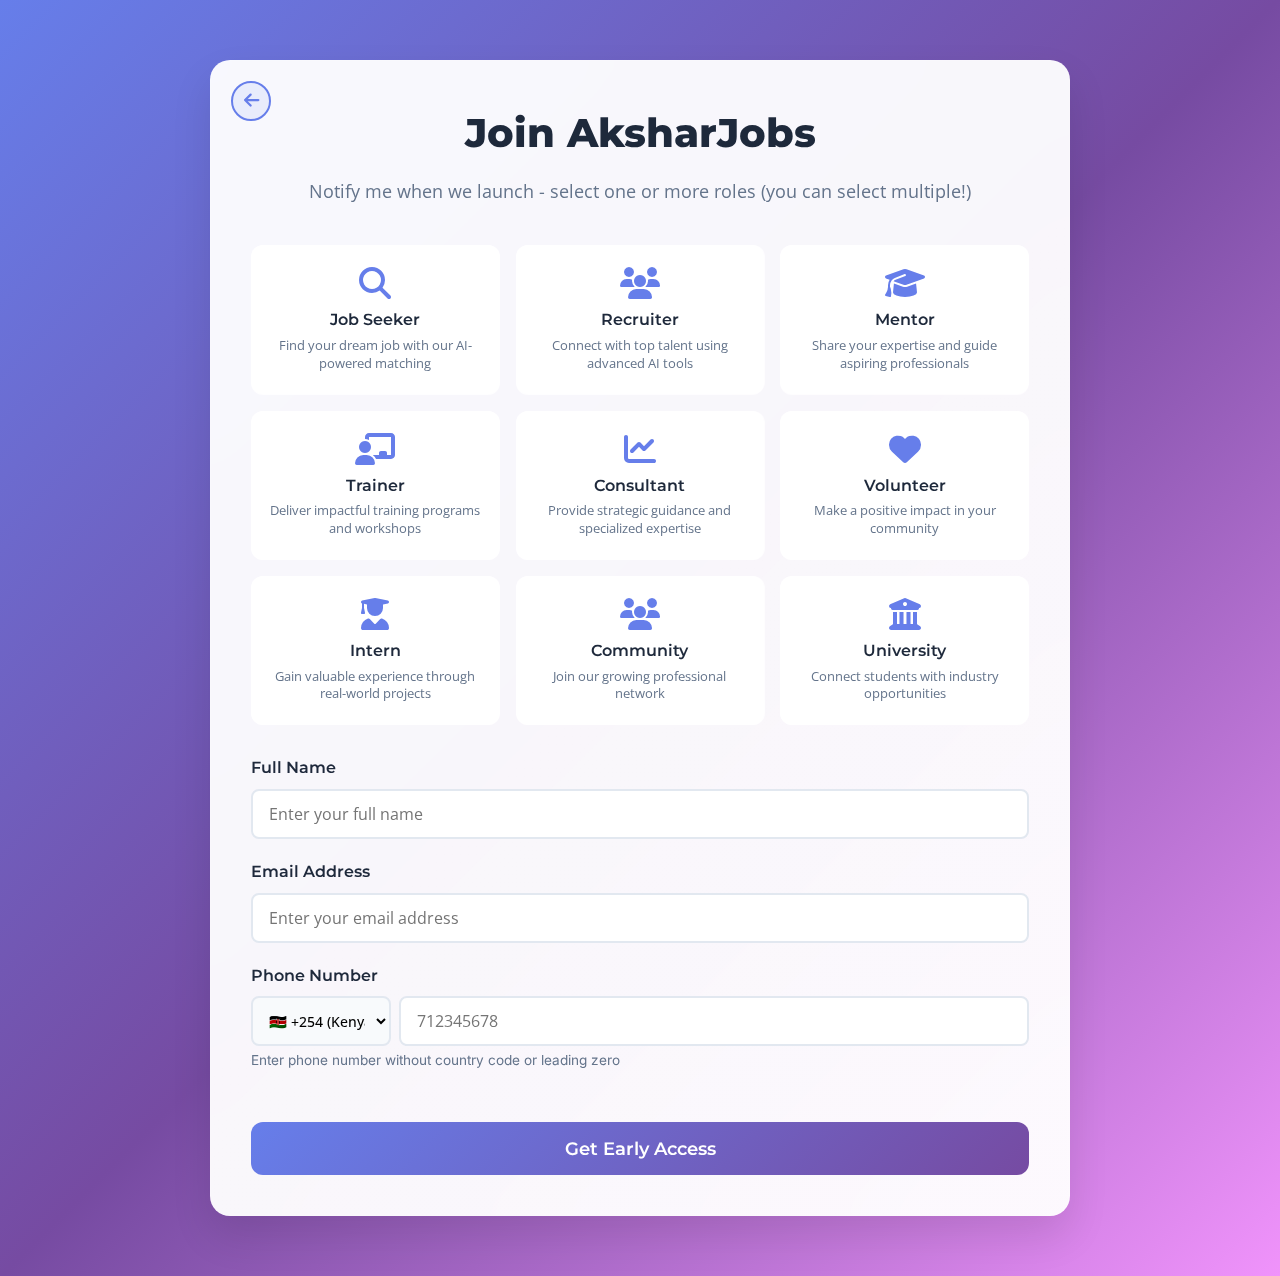
<file: registration.html>
<!DOCTYPE html>
<html lang="en">
<head>
    <meta charset="UTF-8">
    <meta name="viewport" content="width=device-width, initial-scale=1.0, maximum-scale=1.0, user-scalable=no">
    <title>Join AksharJobs - Registration</title>
    
    <!-- Favicon -->
    <link rel="icon" type="image/x-icon" href="favicon.ico">
    <link rel="icon" type="image/jpeg" href="AK logo.jpg">
    <link rel="shortcut icon" type="image/jpeg" href="AK logo.jpg">
    <link rel="apple-touch-icon" href="AK logo.jpg">
    
    <!-- SEO Meta Tags -->
    <meta name="description" content="Join AksharJobs - AI-Powered Job Portal. Register to get early access to our revolutionary recruitment platform.">
    <meta name="keywords" content="AksharJobs registration, job portal signup, AI job matching, career opportunities">
    <meta name="author" content="AksharJobs">
    <meta name="robots" content="index, follow">
    
    <!-- Professional Fonts -->
    <link href="https://fonts.googleapis.com/css2?family=Inter:wght@300;400;500;600;700;800;900&display=swap" rel="stylesheet">
    <link href="https://fonts.googleapis.com/css2?family=Poppins:wght@300;400;500;600;700;800;900&display=swap" rel="stylesheet">
    <link href="https://fonts.googleapis.com/css2?family=Montserrat:wght@300;400;500;600;700;800;900&display=swap" rel="stylesheet">
    <link href="https://fonts.googleapis.com/css2?family=Open+Sans:wght@300;400;500;600;700;800&display=swap" rel="stylesheet">
    
    <!-- Font Awesome -->
    <link rel="stylesheet" href="https://cdnjs.cloudflare.com/ajax/libs/font-awesome/6.4.0/css/all.min.css">
    
    <!-- AOS Animation Library -->
    <link href="https://unpkg.com/aos@2.3.1/dist/aos.css" rel="stylesheet">
    
    <!-- Custom CSS -->
    <link rel="stylesheet" href="expo_landing.css">
    
    <!-- Registration Form Specific Styles -->
    <style>
        /* Registration Page Specific Styles */
        .registration-section {
            min-height: 100vh;
            background: linear-gradient(135deg, #667eea 0%, #764ba2 50%, #f093fb 100%);
            padding: 60px 0;
            display: flex;
            align-items: center;
            justify-content: center;
            position: relative;
            overflow: hidden;
        }

        .registration-container {
            width: 100%;
            max-width: 900px;
            margin: 0 auto;
            padding: 0 20px;
        }
        
        .registration-card {
            background: rgba(255, 255, 255, 0.95);
            backdrop-filter: blur(20px);
            border-radius: 20px;
            padding: 40px;
            box-shadow: 0 20px 40px rgba(0, 0, 0, 0.1);
            border: 1px solid rgba(255, 255, 255, 0.2);
            position: relative;
            overflow: hidden;
        }
        
        .registration-card::before {
            content: '';
            position: absolute;
            top: 0;
            left: 0;
            right: 0;
            bottom: 0;
            background: linear-gradient(135deg, rgba(255, 255, 255, 0.1) 0%, rgba(255, 255, 255, 0.05) 100%);
            pointer-events: none;
        }
        
        .back-button {
            position: absolute;
            top: 20px;
            left: 20px;
            width: 40px;
            height: 40px;
            background: rgba(102, 126, 234, 0.1);
            border: 2px solid #667eea;
            border-radius: 50%;
            display: flex;
            align-items: center;
            justify-content: center;
            color: #667eea;
            text-decoration: none;
            transition: all 0.3s ease;
            font-size: 1.1rem;
        }
        
        .back-button:hover {
            background: #667eea;
            color: white;
            transform: scale(1.1);
        }

        .registration-header {
            text-align: center;
            margin-bottom: 40px;
            position: relative;
            z-index: 2;
        }

        .registration-header h1 {
            font-size: 2.5rem;
            font-weight: 800;
            color: #1e293b;
            margin-bottom: 12px;
            font-family: 'Montserrat', sans-serif;
        }

        .registration-header p {
            font-size: 1.1rem;
            color: #64748b;
            font-family: 'Open Sans', sans-serif;
        }

        /* Role Selection Grid */
        .role-selection {
            display: grid;
            grid-template-columns: repeat(3, 1fr);
            gap: 16px;
            margin-bottom: 30px;
            max-height: none;
            overflow: visible;
        }
        
        .role-option {
            position: relative;
        }
        
        .role-option input[type="radio"],
        .role-option input[type="checkbox"] {
            display: none;
        }
        
        .role-option label {
            display: flex;
            flex-direction: column;
            align-items: center;
            padding: 20px 16px;
            background: rgba(255, 255, 255, 0.8);
            border: 2px solid transparent;
            border-radius: 12px;
            cursor: pointer;
            transition: all 0.3s ease;
            text-align: center;
            backdrop-filter: blur(5px);
            min-height: 140px;
            justify-content: center;
        }
        
        .role-option label:hover {
            background: rgba(255, 255, 255, 0.95);
            transform: translateY(-2px);
            box-shadow: 0 8px 25px rgba(0, 0, 0, 0.15);
        }
        
        .role-option input[type="radio"]:checked + label,
        .role-option input[type="checkbox"]:checked + label {
            background: rgba(102, 126, 234, 0.1);
            border-color: #667eea;
            transform: translateY(-2px);
            box-shadow: 0 8px 25px rgba(102, 126, 234, 0.3);
        }
        
        .role-option label i {
            font-size: 2rem;
            color: #667eea;
            margin-bottom: 8px;
        }
        
        .role-option label h3 {
            font-size: 1rem;
            font-weight: 600;
            color: #1e293b;
            margin-bottom: 4px;
            font-family: 'Montserrat', sans-serif;
        }
        
        .role-option label p {
            font-size: 0.8rem;
            color: #64748b;
            line-height: 1.4;
            font-family: 'Open Sans', sans-serif;
        }
        
        /* Selected Role Display */
        .selected-role-display {
            margin-bottom: 25px;
            animation: slideDown 0.3s ease-out;
        }
        
        .selected-role-card {
            background: rgba(102, 126, 234, 0.1);
            border: 2px solid #667eea;
            border-radius: 12px;
            padding: 15px 20px;
            display: flex;
            align-items: center;
            gap: 12px;
            color: #667eea;
            font-weight: 600;
        }
        
        .selected-role-icon {
            font-size: 1.5rem;
        }

        .selected-role-text {
            font-size: 1rem;
            font-family: 'Montserrat', sans-serif;
        }

        /* Dynamic Fields */
        .dynamic-fields {
            position: relative;
            z-index: 2;
        }
        
        .form-group {
            margin-bottom: 20px;
        }

        .form-group label {
            display: block;
            margin-bottom: 8px;
            font-weight: 600;
            color: #1e293b;
            font-family: 'Montserrat', sans-serif;
        }
        
        .form-group input,
        .form-group select,
        .form-group textarea {
            width: 100%;
            padding: 12px 16px;
            border: 2px solid #e2e8f0;
            border-radius: 8px;
            font-size: 1rem;
            transition: all 0.3s ease;
            font-family: 'Open Sans', sans-serif;
            background: white;
        }
        
        /* Country code selector styling */
        #regCountryCode {
            font-size: 0.9rem;
            padding: 12px 8px 12px 12px;
            background-color: #f8fafc;
            font-weight: 500;
        }
        
        #regCountryCode:focus {
            background-color: white;
        }
        
        /* Multiple select styling */
        select[multiple] {
            min-height: 120px !important;
            padding: 8px 12px !important;
        }
        
        select[multiple] option {
            padding: 8px 12px;
            border-radius: 4px;
            margin: 2px 0;
        }
        
        select[multiple] option:checked {
            background: linear-gradient(135deg, #667eea 0%, #764ba2 100%);
            color: white;
        }
        
        .multi-select-hint {
            display: block;
            font-size: 0.8rem;
            color: #667eea;
            margin-top: 4px;
            font-weight: 500;
        }
        
        /* Other text input styling */
        .other-text-input {
            display: none;
            margin-top: 10px;
            animation: slideDown 0.3s ease-out;
        }
        
        .other-text-input.show {
            display: block;
        }
        
        .other-text-input input {
            width: 100%;
            padding: 12px 16px;
            border: 2px solid #667eea;
            border-radius: 8px;
            font-size: 0.95rem;
            background: rgba(102, 126, 234, 0.05);
        }
        
        .other-text-input label {
            display: block;
            margin-bottom: 6px;
            font-size: 0.9rem;
            color: #667eea;
            font-weight: 600;
        }
        
        .form-group input:focus,
        .form-group select:focus,
        .form-group textarea:focus {
            outline: none;
            border-color: #667eea;
            box-shadow: 0 0 0 3px rgba(102, 126, 234, 0.1);
        }
        
        .form-group textarea {
            resize: vertical;
            min-height: 80px;
        }

        /* Role-specific fields animation */
        .role-specific-fields {
            animation: slideDown 0.3s ease-out;
        }

        @keyframes slideDown {
            from {
                opacity: 0;
                transform: translateY(-10px);
            }
            to {
                opacity: 1;
                transform: translateY(0);
            }
        }

        /* Register Button */
        .btn-register {
            width: 100%;
            background: linear-gradient(135deg, #667eea 0%, #764ba2 100%);
            color: white;
            border: none;
            padding: 16px 24px;
            border-radius: 12px;
            font-size: 1.1rem;
            font-weight: 600;
            cursor: pointer;
            transition: all 0.3s ease;
            position: relative;
            overflow: hidden;
            font-family: 'Montserrat', sans-serif;
            margin-top: 30px;
        }

        .btn-register:hover {
            transform: translateY(-2px);
            box-shadow: 0 8px 25px rgba(102, 126, 234, 0.4);
        }

        .btn-register:active {
            transform: translateY(0);
        }

        .btn-text {
            display: block;
        }

        .btn-loading {
            display: none;
            align-items: center;
            justify-content: center;
            gap: 8px;
        }

        .loading-spinner {
            width: 20px;
            height: 20px;
            border: 2px solid rgba(255, 255, 255, 0.3);
            border-top: 2px solid white;
            border-radius: 50%;
            animation: spin 1s linear infinite;
        }

        @keyframes spin {
            0% { transform: rotate(0deg); }
            100% { transform: rotate(360deg); }
        }

        /* Mobile Responsive */
        @media (max-width: 768px) {
            .registration-section {
                padding: 20px 0;
            }

            .registration-card {
                padding: 30px 20px;
                margin: 10px;
                border-radius: 16px;
            }
            
            .registration-header h1 {
                font-size: 2rem;
            }
            
            .registration-header p {
                font-size: 1rem;
            }
            
            .role-selection {
                grid-template-columns: repeat(2, 1fr);
                gap: 12px;
            }

            .role-option label {
                padding: 16px 12px;
                min-height: 120px;
            }

            .role-option label h3 {
                font-size: 0.9rem;
            }

            .role-option label p {
                font-size: 0.75rem;
            }

            .back-button {
                top: 15px;
                left: 15px;
                width: 35px;
                height: 35px;
                font-size: 1rem;
            }
            
            /* Mobile multiple select styling */
            select[multiple] {
                min-height: 150px !important;
                font-size: 0.95rem;
            }
            
            .multi-select-hint {
                font-size: 0.75rem;
            }
            
            #regCountryCode {
                width: 120px;
                font-size: 0.85rem;
            }
        }

        @media (max-width: 480px) {
            .role-selection {
                grid-template-columns: 1fr;
                gap: 10px;
            }

            .registration-header h1 {
                font-size: 1.8rem;
            }

            .registration-header p {
                font-size: 0.95rem;
            }
            
            select[multiple] {
                min-height: 180px !important;
            }
            
            #regCountryCode {
                width: 110px;
                font-size: 0.8rem;
                padding: 12px 4px 12px 8px;
            }
        }
        
        /* Success Message Styles */
        .registration-success-message {
            margin-top: 20px;
            padding: 16px 20px;
            background: linear-gradient(135deg, #10b981 0%, #059669 100%);
            border-radius: 12px;
            box-shadow: 0 4px 15px rgba(16, 185, 129, 0.2);
            animation: slideInUp 0.4s ease-out;
        }
        
        .success-content {
            display: flex;
            align-items: center;
            gap: 12px;
        }
        
        .success-icon {
            width: 24px;
            height: 24px;
            color: white;
            flex-shrink: 0;
            animation: checkmarkPop 0.6s ease-out;
        }
        
        .success-text {
            flex: 1;
        }
        
        .success-title {
            color: white;
            font-weight: 600;
            font-size: 15px;
            margin-bottom: 2px;
        }
        
        .success-subtitle {
            color: rgba(255, 255, 255, 0.9);
            font-size: 13px;
            line-height: 1.4;
        }
        
        @keyframes slideInUp {
            from {
                opacity: 0;
                transform: translateY(10px);
            }
            to {
                opacity: 1;
                transform: translateY(0);
            }
        }
        
        @keyframes checkmarkPop {
            0% {
                transform: scale(0);
                opacity: 0;
            }
            50% {
                transform: scale(1.2);
            }
            100% {
                transform: scale(1);
                opacity: 1;
            }
        }
    </style>
</head>
<body>
    <!-- Registration Form Section -->
    <section class="registration-section">
    <div class="registration-container">
        <div class="registration-card" data-aos="fade-up">
                <a href="index.html" class="back-button">
                <i class="fas fa-arrow-left"></i>
            </a>
            
            <div class="registration-header">
                <h1>Join AksharJobs</h1>
                <p>Notify me when we launch - select one or more roles (you can select multiple!)</p>
            </div>
            
            <form id="registrationForm">
                <div class="role-selection">
                    <div class="role-option">
                        <input type="checkbox" id="jobSeeker" name="roles" value="job_seeker" >
                        <label for="jobSeeker">
                            <i class="fas fa-search"></i>
                            <h3>Job Seeker</h3>
                                <p>Find your dream job with our AI-powered matching</p>
                        </label>
                    </div>
                        
                    <div class="role-option">
                        <input type="checkbox" id="recruiter" name="roles" value="recruiter" >
                        <label for="recruiter">
                                <i class="fas fa-users"></i>
                            <h3>Recruiter</h3>
                                <p>Connect with top talent using advanced AI tools</p>
                        </label>
                    </div>
                        
                    <div class="role-option">
                        <input type="checkbox" id="mentor" name="roles" value="mentor" >
                        <label for="mentor">
                                <i class="fas fa-graduation-cap"></i>
                            <h3>Mentor</h3>
                                <p>Share your expertise and guide aspiring professionals</p>
                        </label>
                    </div>
                        
                    <div class="role-option">
                        <input type="checkbox" id="trainer" name="roles" value="trainer" >
                        <label for="trainer">
                            <i class="fas fa-chalkboard-teacher"></i>
                            <h3>Trainer</h3>
                                <p>Deliver impactful training programs and workshops</p>
                        </label>
                    </div>
                        
                    <div class="role-option">
                        <input type="checkbox" id="consultant" name="roles" value="consultant" >
                        <label for="consultant">
                            <i class="fas fa-chart-line"></i>
                            <h3>Consultant</h3>
                                <p>Provide strategic guidance and specialized expertise</p>
                        </label>
                    </div>
                        
                    <div class="role-option">
                        <input type="checkbox" id="volunteer" name="roles" value="volunteer" >
                        <label for="volunteer">
                            <i class="fas fa-heart"></i>
                            <h3>Volunteer</h3>
                                <p>Make a positive impact in your community</p>
                        </label>
                    </div>
                        
                    <div class="role-option">
                        <input type="checkbox" id="intern" name="roles" value="intern" >
                        <label for="intern">
                                <i class="fas fa-user-graduate"></i>
                            <h3>Intern</h3>
                                <p>Gain valuable experience through real-world projects</p>
                        </label>
                    </div>
                        
                    <div class="role-option">
                        <input type="checkbox" id="community" name="roles" value="community" >
                        <label for="community">
                            <i class="fas fa-users"></i>
                                <h3>Community</h3>
                                <p>Join our growing professional network</p>
                        </label>
                    </div>
                        
                    <div class="role-option">
                        <input type="checkbox" id="university" name="roles" value="university" >
                        <label for="university">
                            <i class="fas fa-university"></i>
                                <h3>University</h3>
                                <p>Connect students with industry opportunities</p>
                        </label>
                    </div>
                </div>
                
                <!-- Dynamic form fields based on role selection -->
                <div class="dynamic-fields" id="dynamicFields">
                    <!-- Selected Role Display -->
                    <div class="selected-role-display" id="selectedRoleDisplay" style="display: none;">
                        <div class="selected-role-card">
                            <i class="selected-role-icon"></i>
                            <span class="selected-role-text">Selected: <strong></strong></span>
                        </div>
                    </div>
                    
                        <!-- Common Fields -->
                    <div class="form-group">
                            <label for="regFullName">Full Name</label>
                            <input type="text" id="regFullName" name="fullName" placeholder="Enter your full name" required>
                    </div>
                        
                    <div class="form-group">
                            <label for="regEmail">Email Address</label>
                            <input type="email" id="regEmail" name="email" placeholder="Enter your email address" required>
                    </div>
                        
                    <div class="form-group">
                            <label for="regPhone">Phone Number</label>
                            <div style="display: flex; gap: 8px;">
                                <select id="regCountryCode" name="countryCode" style="width: 140px; flex-shrink: 0;" required>
                                    <option value="+254">🇰🇪 +254 (Kenya)</option>
                                    <option value="+1">🇺🇸 +1 (USA)</option>
                                    <option value="+44">🇬🇧 +44 (UK)</option>
                                    <option value="+91">🇮🇳 +91 (India)</option>
                                    <option value="+971">🇦🇪 +971 (UAE)</option>
                                    <option value="+966">🇸🇦 +966 (Saudi Arabia)</option>
                                    <option value="+27">🇿🇦 +27 (South Africa)</option>
                                    <option value="+234">🇳🇬 +234 (Nigeria)</option>
                                    <option value="+255">🇹🇿 +255 (Tanzania)</option>
                                    <option value="+256">🇺🇬 +256 (Uganda)</option>
                                    <option value="+260">🇿🇲 +260 (Zambia)</option>
                                    <option value="+263">🇿🇼 +263 (Zimbabwe)</option>
                                    <option value="+233">🇬🇭 +233 (Ghana)</option>
                                    <option value="+20">🇪🇬 +20 (Egypt)</option>
                                    <option value="+212">🇲🇦 +212 (Morocco)</option>
                                    <option value="+213">🇩🇿 +213 (Algeria)</option>
                                    <option value="+216">🇹🇳 +216 (Tunisia)</option>
                                    <option value="+251">🇪🇹 +251 (Ethiopia)</option>
                                    <option value="+250">🇷🇼 +250 (Rwanda)</option>
                                    <option value="+61">🇦🇺 +61 (Australia)</option>
                                    <option value="+86">🇨🇳 +86 (China)</option>
                                    <option value="+81">🇯🇵 +81 (Japan)</option>
                                    <option value="+82">🇰🇷 +82 (South Korea)</option>
                                    <option value="+65">🇸🇬 +65 (Singapore)</option>
                                    <option value="+60">🇲🇾 +60 (Malaysia)</option>
                                    <option value="+63">🇵🇭 +63 (Philippines)</option>
                                    <option value="+66">🇹🇭 +66 (Thailand)</option>
                                    <option value="+84">🇻🇳 +84 (Vietnam)</option>
                                    <option value="+62">🇮🇩 +62 (Indonesia)</option>
                                    <option value="+92">🇵🇰 +92 (Pakistan)</option>
                                    <option value="+880">🇧🇩 +880 (Bangladesh)</option>
                                    <option value="+94">🇱🇰 +94 (Sri Lanka)</option>
                                    <option value="+977">🇳🇵 +977 (Nepal)</option>
                                    <option value="+93">🇦🇫 +93 (Afghanistan)</option>
                                    <option value="+98">🇮🇷 +98 (Iran)</option>
                                    <option value="+964">🇮🇶 +964 (Iraq)</option>
                                    <option value="+962">🇯🇴 +962 (Jordan)</option>
                                    <option value="+965">🇰🇼 +965 (Kuwait)</option>
                                    <option value="+961">🇱🇧 +961 (Lebanon)</option>
                                    <option value="+968">🇴🇲 +968 (Oman)</option>
                                    <option value="+974">🇶🇦 +974 (Qatar)</option>
                                    <option value="+963">🇸🇾 +963 (Syria)</option>
                                    <option value="+90">🇹🇷 +90 (Turkey)</option>
                                    <option value="+967">🇾🇪 +967 (Yemen)</option>
                                    <option value="+972">🇮🇱 +972 (Israel)</option>
                                    <option value="+49">🇩🇪 +49 (Germany)</option>
                                    <option value="+33">🇫🇷 +33 (France)</option>
                                    <option value="+39">🇮🇹 +39 (Italy)</option>
                                    <option value="+34">🇪🇸 +34 (Spain)</option>
                                    <option value="+31">🇳🇱 +31 (Netherlands)</option>
                                    <option value="+32">🇧🇪 +32 (Belgium)</option>
                                    <option value="+41">🇨🇭 +41 (Switzerland)</option>
                                    <option value="+43">🇦🇹 +43 (Austria)</option>
                                    <option value="+45">🇩🇰 +45 (Denmark)</option>
                                    <option value="+46">🇸🇪 +46 (Sweden)</option>
                                    <option value="+47">🇳🇴 +47 (Norway)</option>
                                    <option value="+358">🇫🇮 +358 (Finland)</option>
                                    <option value="+351">🇵🇹 +351 (Portugal)</option>
                                    <option value="+30">🇬🇷 +30 (Greece)</option>
                                    <option value="+48">🇵🇱 +48 (Poland)</option>
                                    <option value="+7">🇷🇺 +7 (Russia)</option>
                                    <option value="+55">🇧🇷 +55 (Brazil)</option>
                                    <option value="+52">🇲🇽 +52 (Mexico)</option>
                                    <option value="+54">🇦🇷 +54 (Argentina)</option>
                                    <option value="+56">🇨🇱 +56 (Chile)</option>
                                    <option value="+57">🇨🇴 +57 (Colombia)</option>
                                    <option value="+51">🇵🇪 +51 (Peru)</option>
                                    <option value="+58">🇻🇪 +58 (Venezuela)</option>
                                    <option value="+353">🇮🇪 +353 (Ireland)</option>
                                    <option value="+64">🇳🇿 +64 (New Zealand)</option>
                                </select>
                                <input type="tel" id="regPhone" name="phoneNumber" placeholder="712345678" required style="flex: 1;">
                            </div>
                            <small style="color: #64748b; font-size: 0.85rem; margin-top: 4px; display: block;">Enter phone number without country code or leading zero</small>
                    </div>
                    
                        <!-- Role-specific fields will be dynamically shown here -->
                        <div class="role-specific-fields" id="jobSeekerFields" style="display: none;">
                        <div class="form-group">
                                <label for="regExperience">Years of Experience</label>
                                <select id="regExperience" name="experience" >
                                    <option value="">Select experience level</option>
                                    <option value="0-1">0-1 years</option>
                                    <option value="2-3">2-3 years</option>
                                    <option value="4-5">4-5 years</option>
                                    <option value="6-10">6-10 years</option>
                                    <option value="10+">10+ years</option>
                                </select>
                        </div>
                        <div class="form-group">
                                <label for="regSkills">Key Skills</label>
                                <input type="text" id="regSkills" name="skills" placeholder="Key Skills (comma separated)" >
                        </div>
                        <div class="form-group">
                                <label for="regLocation">Preferred Locations (Hold Ctrl/Cmd to select multiple)</label>
                                <select id="regLocation" name="location" multiple>
                                    <option value="remote">🌍 Remote (Worldwide)</option>
                                    <option value="hybrid">🏢 Hybrid</option>
                                    <optgroup label="🌍 Africa">
                                        <option value="kenya">Kenya</option>
                                        <option value="tanzania">Tanzania</option>
                                        <option value="uganda">Uganda</option>
                                        <option value="rwanda">Rwanda</option>
                                        <option value="ethiopia">Ethiopia</option>
                                        <option value="south-africa">South Africa</option>
                                        <option value="nigeria">Nigeria</option>
                                        <option value="ghana">Ghana</option>
                                        <option value="egypt">Egypt</option>
                                        <option value="morocco">Morocco</option>
                                        <option value="algeria">Algeria</option>
                                        <option value="tunisia">Tunisia</option>
                                        <option value="zambia">Zambia</option>
                                        <option value="zimbabwe">Zimbabwe</option>
                                        <option value="botswana">Botswana</option>
                                        <option value="namibia">Namibia</option>
                                    </optgroup>
                                    <optgroup label="🌏 Asia">
                                        <option value="india">India</option>
                                        <option value="uae">UAE (Dubai, Abu Dhabi)</option>
                                        <option value="saudi-arabia">Saudi Arabia</option>
                                        <option value="qatar">Qatar</option>
                                        <option value="kuwait">Kuwait</option>
                                        <option value="oman">Oman</option>
                                        <option value="bahrain">Bahrain</option>
                                        <option value="china">China</option>
                                        <option value="japan">Japan</option>
                                        <option value="south-korea">South Korea</option>
                                        <option value="singapore">Singapore</option>
                                        <option value="malaysia">Malaysia</option>
                                        <option value="thailand">Thailand</option>
                                        <option value="vietnam">Vietnam</option>
                                        <option value="indonesia">Indonesia</option>
                                        <option value="philippines">Philippines</option>
                                        <option value="pakistan">Pakistan</option>
                                        <option value="bangladesh">Bangladesh</option>
                                        <option value="sri-lanka">Sri Lanka</option>
                                        <option value="nepal">Nepal</option>
                                        <option value="afghanistan">Afghanistan</option>
                                        <option value="iran">Iran</option>
                                        <option value="iraq">Iraq</option>
                                        <option value="jordan">Jordan</option>
                                        <option value="lebanon">Lebanon</option>
                                        <option value="syria">Syria</option>
                                        <option value="turkey">Turkey</option>
                                        <option value="israel">Israel</option>
                                    </optgroup>
                                    <optgroup label="🇪🇺 Europe">
                                        <option value="united-kingdom">United Kingdom</option>
                                        <option value="germany">Germany</option>
                                        <option value="france">France</option>
                                        <option value="italy">Italy</option>
                                        <option value="spain">Spain</option>
                                        <option value="netherlands">Netherlands</option>
                                        <option value="belgium">Belgium</option>
                                        <option value="switzerland">Switzerland</option>
                                        <option value="austria">Austria</option>
                                        <option value="sweden">Sweden</option>
                                        <option value="norway">Norway</option>
                                        <option value="denmark">Denmark</option>
                                        <option value="finland">Finland</option>
                                        <option value="ireland">Ireland</option>
                                        <option value="portugal">Portugal</option>
                                        <option value="greece">Greece</option>
                                        <option value="poland">Poland</option>
                                        <option value="czech-republic">Czech Republic</option>
                                        <option value="russia">Russia</option>
                                        <option value="ukraine">Ukraine</option>
                                    </optgroup>
                                    <optgroup label="🌎 North America">
                                        <option value="united-states">United States</option>
                                        <option value="canada">Canada</option>
                                        <option value="mexico">Mexico</option>
                                    </optgroup>
                                    <optgroup label="🌎 South America">
                                        <option value="brazil">Brazil</option>
                                        <option value="argentina">Argentina</option>
                                        <option value="chile">Chile</option>
                                        <option value="colombia">Colombia</option>
                                        <option value="peru">Peru</option>
                                        <option value="venezuela">Venezuela</option>
                                        <option value="ecuador">Ecuador</option>
                                    </optgroup>
                                    <optgroup label="🌏 Oceania">
                                        <option value="australia">Australia</option>
                                        <option value="new-zealand">New Zealand</option>
                                    </optgroup>
                                    <option value="other">🌐 Other (Please specify)</option>
                                </select>
                                <small class="multi-select-hint">💡 Hold Ctrl (Windows) or Cmd (Mac) and click to select multiple</small>
                                <div class="other-text-input" id="locationOtherInput">
                                    <label for="locationOtherText">Please specify location:</label>
                                    <input type="text" id="locationOtherText" name="locationOther" placeholder="Enter your preferred location">
                                </div>
                            </div>
                            <div class="form-group">
                                <label for="regJobType">Preferred Job Types (Hold Ctrl/Cmd to select multiple)</label>
                                <select id="regJobType" name="jobType" multiple>
                                    <option value="full-time">Full-time</option>
                                    <option value="part-time">Part-time</option>
                                    <option value="contract">Contract</option>
                                    <option value="freelance">Freelance</option>
                                    <option value="internship">Internship</option>
                                    <option value="remote">Remote Only</option>
                                    <option value="hybrid">Hybrid</option>
                                </select>
                                <small class="multi-select-hint">💡 Hold Ctrl (Windows) or Cmd (Mac) and click to select multiple</small>
                            </div>
                            <div class="form-group">
                                <label for="regIndustry">Industry Interests (Hold Ctrl/Cmd to select multiple)</label>
                                <select id="regIndustry" name="industry" multiple>
                                    <option value="technology">Technology</option>
                                    <option value="finance">Finance</option>
                                    <option value="healthcare">Healthcare</option>
                                    <option value="education">Education</option>
                                    <option value="retail">Retail</option>
                                    <option value="manufacturing">Manufacturing</option>
                                    <option value="consulting">Consulting</option>
                                    <option value="hospitality">Hospitality</option>
                                    <option value="real-estate">Real Estate</option>
                                    <option value="telecommunications">Telecommunications</option>
                                    <option value="media">Media & Entertainment</option>
                                    <option value="agriculture">Agriculture</option>
                                    <option value="logistics">Logistics & Transportation</option>
                                <option value="other">Other (Please specify)</option>
                            </select>
                                <small class="multi-select-hint">💡 Hold Ctrl (Windows) or Cmd (Mac) and click to select multiple</small>
                                <div class="other-text-input" id="industryOtherInput">
                                    <label for="industryOtherText">Please specify industry:</label>
                                    <input type="text" id="industryOtherText" name="industryOther" placeholder="Enter industry name">
                                </div>
                        </div>
                    </div>
                    
                        <div class="role-specific-fields" id="recruiterFields" style="display: none;">
                        <div class="form-group">
                                <label for="regCompany">Company Name</label>
                                <input type="text" id="regCompany" name="company" placeholder="Company Name" >
                        </div>
                        <div class="form-group">
                                <label for="regPosition">Your Position</label>
                                <input type="text" id="regPosition" name="position" placeholder="Your Position" >
                        </div>
                        <div class="form-group">
                                <label for="regRecruiterIndustry">Industries (Hold Ctrl/Cmd to select multiple)</label>
                                <select id="regRecruiterIndustry" name="recruiterIndustry" multiple>
                                <option value="technology">Technology</option>
                                <option value="finance">Finance</option>
                                <option value="healthcare">Healthcare</option>
                                <option value="education">Education</option>
                                    <option value="retail">Retail</option>
                                <option value="manufacturing">Manufacturing</option>
                                    <option value="consulting">Consulting</option>
                                    <option value="hospitality">Hospitality</option>
                                    <option value="real-estate">Real Estate</option>
                                    <option value="telecommunications">Telecommunications</option>
                                    <option value="media">Media & Entertainment</option>
                                    <option value="agriculture">Agriculture</option>
                                    <option value="logistics">Logistics & Transportation</option>
                                <option value="other">Other (Please specify)</option>
                            </select>
                                <small class="multi-select-hint">💡 Hold Ctrl (Windows) or Cmd (Mac) and click to select multiple</small>
                                <div class="other-text-input" id="recruiterIndustryOtherInput">
                                    <label for="recruiterIndustryOtherText">Please specify industry:</label>
                                    <input type="text" id="recruiterIndustryOtherText" name="recruiterIndustryOther" placeholder="Enter industry name">
                                </div>
                        </div>
                            <div class="form-group">
                                <label for="regCompanySize">Company Size</label>
                                <select id="regCompanySize" name="companySize" >
                                    <option value="">Select company size</option>
                                    <option value="1-10">1-10 employees</option>
                                    <option value="11-50">11-50 employees</option>
                                    <option value="51-200">51-200 employees</option>
                                    <option value="201-500">201-500 employees</option>
                                    <option value="501-1000">501-1000 employees</option>
                                    <option value="1000+">1000+ employees</option>
                                </select>
                            </div>
                            <div class="form-group">
                                <label for="regHiringVolume">Monthly Hiring Volume</label>
                                <select id="regHiringVolume" name="hiringVolume">
                                    <option value="">Select hiring volume (optional)</option>
                                    <option value="1-5">1-5 positions</option>
                                    <option value="6-15">6-15 positions</option>
                                    <option value="16-30">16-30 positions</option>
                                    <option value="30+">30+ positions</option>
                            </select>
                        </div>
                    </div>
                    
                        <div class="role-specific-fields" id="mentorFields" style="display: none;">
                        <div class="form-group">
                                <label for="regExpertise">Areas of Expertise (Hold Ctrl/Cmd to select multiple)</label>
                                <select id="regExpertise" name="expertise" multiple>
                                    <option value="technology">Technology</option>
                                    <option value="business">Business</option>
                                    <option value="career-development">Career Development</option>
                                    <option value="leadership">Leadership</option>
                                    <option value="entrepreneurship">Entrepreneurship</option>
                                    <option value="finance">Finance</option>
                                    <option value="marketing">Marketing</option>
                                    <option value="sales">Sales</option>
                                    <option value="product-management">Product Management</option>
                                    <option value="data-science">Data Science</option>
                                    <option value="design">Design & UX</option>
                                    <option value="engineering">Engineering</option>
                                    <option value="other">Other (Please specify)</option>
                                </select>
                                <small class="multi-select-hint">💡 Hold Ctrl (Windows) or Cmd (Mac) and click to select multiple</small>
                                <div class="other-text-input" id="expertiseOtherInput">
                                    <label for="expertiseOtherText">Please specify expertise:</label>
                                    <input type="text" id="expertiseOtherText" name="expertiseOther" placeholder="Enter your area of expertise">
                                </div>
                        </div>
                        <div class="form-group">
                                <label for="regExperience">Years of Experience</label>
                                <select id="regExperience" name="experience" >
                                    <option value="">Select experience level</option>
                                    <option value="5-10">5-10 years</option>
                                    <option value="11-15">11-15 years</option>
                                    <option value="16-20">16-20 years</option>
                                    <option value="20+">20+ years</option>
                                </select>
                        </div>
                        <div class="form-group">
                                <label for="regMentorshipType">Types of Mentorship (Hold Ctrl/Cmd to select multiple)</label>
                                <select id="regMentorshipType" name="mentorshipType" multiple>
                                    <option value="career-guidance">Career Guidance</option>
                                    <option value="skill-development">Skill Development</option>
                                    <option value="leadership-coaching">Leadership Coaching</option>
                                    <option value="entrepreneurship">Entrepreneurship</option>
                                    <option value="industry-insights">Industry Insights</option>
                                    <option value="interview-prep">Interview Preparation</option>
                                    <option value="resume-review">Resume Review</option>
                                    <option value="networking">Networking & Connections</option>
                                </select>
                                <small class="multi-select-hint">💡 Hold Ctrl (Windows) or Cmd (Mac) and click to select multiple</small>
                            </div>
                            <div class="form-group">
                                <label for="regBio">Brief Bio</label>
                            <textarea id="regBio" name="bio" placeholder="Brief Bio (optional)" rows="3"></textarea>
                        </div>
                    </div>
                    
                        <div class="role-specific-fields" id="trainerFields" style="display: none;">
                        <div class="form-group">
                                <label for="regSpecialization">Training Specializations (Hold Ctrl/Cmd to select multiple)</label>
                                <select id="regSpecialization" name="specialization" multiple>
                                    <option value="technical-skills">Technical Skills</option>
                                    <option value="soft-skills">Soft Skills</option>
                                    <option value="leadership">Leadership</option>
                                    <option value="communication">Communication</option>
                                    <option value="project-management">Project Management</option>
                                    <option value="sales-training">Sales Training</option>
                                    <option value="customer-service">Customer Service</option>
                                    <option value="data-analysis">Data Analysis</option>
                                    <option value="digital-marketing">Digital Marketing</option>
                                    <option value="programming">Programming</option>
                                    <option value="design-thinking">Design Thinking</option>
                                    <option value="other">Other (Please specify)</option>
                                </select>
                                <small class="multi-select-hint">💡 Hold Ctrl (Windows) or Cmd (Mac) and click to select multiple</small>
                                <div class="other-text-input" id="specializationOtherInput">
                                    <label for="specializationOtherText">Please specify specialization:</label>
                                    <input type="text" id="specializationOtherText" name="specializationOther" placeholder="Enter your training specialization">
                                </div>
                        </div>
                        <div class="form-group">
                                <label for="regTrainingFormat">Preferred Training Formats (Hold Ctrl/Cmd to select multiple)</label>
                                <select id="regTrainingFormat" name="trainingFormat" multiple>
                                    <option value="online">Online</option>
                                    <option value="in-person">In-person</option>
                                    <option value="hybrid">Hybrid</option>
                                    <option value="workshop">Workshop</option>
                                    <option value="bootcamp">Bootcamp</option>
                                    <option value="webinar">Webinar</option>
                                    <option value="one-on-one">One-on-One</option>
                                    <option value="group-training">Group Training</option>
                                </select>
                                <small class="multi-select-hint">💡 Hold Ctrl (Windows) or Cmd (Mac) and click to select multiple</small>
                        </div>
                        <div class="form-group">
                                <label for="regExperience">Years of Training Experience</label>
                                <select id="regExperience" name="experience" >
                                    <option value="">Select experience level</option>
                                    <option value="1-3">1-3 years</option>
                                    <option value="4-7">4-7 years</option>
                                    <option value="8-12">8-12 years</option>
                                    <option value="12+">12+ years</option>
                            </select>
                        </div>
                            <div class="form-group">
                                <label for="regCertifications">Certifications</label>
                                <input type="text" id="regCertifications" name="certifications" placeholder="Certifications (optional)">
                        </div>
                    </div>
                    
                        <div class="role-specific-fields" id="consultantFields" style="display: none;">
                        <div class="form-group">
                                <label for="regConsultantSpecialization">Consulting Specializations (Hold Ctrl/Cmd to select multiple)</label>
                                <select id="regConsultantSpecialization" name="consultantSpecialization" multiple>
                                    <option value="strategy">Strategy</option>
                                    <option value="operations">Operations</option>
                                    <option value="technology">Technology</option>
                                    <option value="finance">Finance</option>
                                    <option value="hr">Human Resources</option>
                                    <option value="marketing">Marketing</option>
                                    <option value="digital-transformation">Digital Transformation</option>
                                    <option value="change-management">Change Management</option>
                                    <option value="business-development">Business Development</option>
                                    <option value="process-improvement">Process Improvement</option>
                                    <option value="risk-management">Risk Management</option>
                                    <option value="other">Other (Please specify)</option>
                                </select>
                                <small class="multi-select-hint">💡 Hold Ctrl (Windows) or Cmd (Mac) and click to select multiple</small>
                                <div class="other-text-input" id="consultantSpecializationOtherInput">
                                    <label for="consultantSpecializationOtherText">Please specify specialization:</label>
                                    <input type="text" id="consultantSpecializationOtherText" name="consultantSpecializationOther" placeholder="Enter your consulting specialization">
                                </div>
                        </div>
                        <div class="form-group">
                                <label for="regConsultantExperience">Years of Consulting Experience</label>
                                <select id="regConsultantExperience" name="consultantExperience" >
                                    <option value="">Select experience level</option>
                                    <option value="2-5">2-5 years</option>
                                    <option value="6-10">6-10 years</option>
                                    <option value="11-15">11-15 years</option>
                                    <option value="15+">15+ years</option>
                                </select>
                        </div>
                        <div class="form-group">
                                <label for="regConsultantType">Consulting Engagement Type</label>
                                <select id="regConsultantType" name="consultantType" >
                                    <option value="">Select engagement type</option>
                                    <option value="short-term">Short-term (1-3 months)</option>
                                    <option value="medium-term">Medium-term (3-6 months)</option>
                                    <option value="long-term">Long-term (6+ months)</option>
                                    <option value="ongoing">Ongoing support</option>
                                </select>
                            </div>
                            <div class="form-group">
                                <label for="regIndustryFocus">Industry Focus (Hold Ctrl/Cmd to select multiple)</label>
                                <select id="regIndustryFocus" name="industryFocus" multiple>
                                    <option value="technology">Technology</option>
                                    <option value="finance">Finance</option>
                                    <option value="healthcare">Healthcare</option>
                                    <option value="education">Education</option>
                                    <option value="retail">Retail</option>
                                    <option value="manufacturing">Manufacturing</option>
                                    <option value="hospitality">Hospitality</option>
                                    <option value="real-estate">Real Estate</option>
                                    <option value="telecommunications">Telecommunications</option>
                                    <option value="agriculture">Agriculture</option>
                                    <option value="logistics">Logistics & Transportation</option>
                                    <option value="other">Other (Please specify)</option>
                            </select>
                                <small class="multi-select-hint">💡 Hold Ctrl (Windows) or Cmd (Mac) and click to select multiple</small>
                                <div class="other-text-input" id="industryFocusOtherInput">
                                    <label for="industryFocusOtherText">Please specify industry:</label>
                                    <input type="text" id="industryFocusOtherText" name="industryFocusOther" placeholder="Enter industry name">
                                </div>
                        </div>
                    </div>
                    
                        <div class="role-specific-fields" id="volunteerFields" style="display: none;">
                        <div class="form-group">
                                <label for="regVolunteerInterests">Volunteer Interests (Hold Ctrl/Cmd to select multiple)</label>
                                <select id="regVolunteerInterests" name="volunteerInterests" multiple>
                                    <option value="community-outreach">Community Outreach</option>
                                    <option value="education">Education</option>
                                    <option value="environment">Environment</option>
                                    <option value="healthcare">Healthcare</option>
                                    <option value="social-justice">Social Justice</option>
                                    <option value="technology">Technology</option>
                                    <option value="event-management">Event Management</option>
                                    <option value="youth-development">Youth Development</option>
                                    <option value="animal-welfare">Animal Welfare</option>
                                    <option value="disaster-relief">Disaster Relief</option>
                                    <option value="other">Other (Please specify)</option>
                                </select>
                                <small class="multi-select-hint">💡 Hold Ctrl (Windows) or Cmd (Mac) and click to select multiple</small>
                                <div class="other-text-input" id="volunteerInterestsOtherInput">
                                    <label for="volunteerInterestsOtherText">Please specify interests:</label>
                                    <input type="text" id="volunteerInterestsOtherText" name="volunteerInterestsOther" placeholder="Enter your volunteer interests">
                                </div>
                        </div>
                        <div class="form-group">
                                <label for="regVolunteerAvailability">Availability</label>
                                <select id="regVolunteerAvailability" name="volunteerAvailability" >
                                    <option value="">Select availability</option>
                                    <option value="weekends">Weekends only</option>
                                    <option value="weekdays">Weekdays only</option>
                                <option value="flexible">Flexible</option>
                                    <option value="evenings">Evenings only</option>
                                    <option value="full-time">Full-time volunteer</option>
                            </select>
                        </div>
                        <div class="form-group">
                                <label for="regVolunteerMotivation">Motivation</label>
                            <textarea id="regVolunteerMotivation" name="volunteerMotivation" placeholder="Why do you want to volunteer? (optional)" rows="3"></textarea>
                        </div>
                    </div>
                    
                        <div class="role-specific-fields" id="internFields" style="display: none;">
                        <div class="form-group">
                                <label for="regUniversity">University/Institution</label>
                                <input type="text" id="regUniversity" name="university" placeholder="University/Institution" >
                        </div>
                        <div class="form-group">
                                <label for="regField">Field of Study</label>
                                <select id="regField" name="field" >
                                    <option value="">Select field of study</option>
                                    <option value="computer-science">Computer Science</option>
                                    <option value="engineering">Engineering</option>
                                    <option value="business">Business</option>
                                    <option value="marketing">Marketing</option>
                                    <option value="finance">Finance</option>
                                    <option value="design">Design</option>
                                    <option value="data-science">Data Science</option>
                                    <option value="other">Other (Please specify)</option>
                                </select>
                                <div class="other-text-input" id="fieldOtherInput">
                                    <label for="fieldOtherText">Please specify field of study:</label>
                                    <input type="text" id="fieldOtherText" name="fieldOther" placeholder="Enter your field of study">
                                </div>
                        </div>
                        <div class="form-group">
                                <label for="regInternshipType">Types of Internship (Hold Ctrl/Cmd to select multiple)</label>
                                <select id="regInternshipType" name="internshipType" multiple>
                                <option value="summer">Summer Internship</option>
                                    <option value="semester">Semester Internship</option>
                                    <option value="year-long">Year-long Internship</option>
                                    <option value="part-time">Part-time Internship</option>
                                    <option value="remote">Remote Internship</option>
                                    <option value="full-time">Full-time Internship</option>
                                    <option value="paid">Paid Internship</option>
                                    <option value="unpaid">Unpaid/Volunteer</option>
                                </select>
                                <small class="multi-select-hint">💡 Hold Ctrl (Windows) or Cmd (Mac) and click to select multiple</small>
                            </div>
                            <div class="form-group">
                                <label for="regGraduationYear">Expected Graduation Year</label>
                                <select id="regGraduationYear" name="graduationYear">
                                    <option value="">Select graduation year (optional)</option>
                                    <option value="2024">2024</option>
                                    <option value="2025">2025</option>
                                    <option value="2026">2026</option>
                                    <option value="2027">2027</option>
                                    <option value="2028">2028</option>
                                    <option value="2029">2029</option>
                            </select>
                        </div>
                    </div>
                    
                        <div class="role-specific-fields" id="communityFields" style="display: none;">
                        <div class="form-group">
                                <label for="regCommunityOrganization">Community Organization</label>
                                <select id="regCommunityOrganization" name="communityOrganization" >
                                    <option value="">Select your community organization</option>
                                    <option value="uan">UAN (United Asian Network)</option>
                                    <option value="hindu-council">Hindu Council of Kenya</option>
                                    <option value="knm">KNM (Kenya National Muslim Association)</option>
                                    <option value="sikh-community">Sikh Community Kenya</option>
                                    <option value="jain-samaj">Jain Samaj Kenya</option>
                                    <option value="buddhist-society">Buddhist Society of Kenya</option>
                                    <option value="christian-fellowship">Christian Professional Fellowship</option>
                                    <option value="rotary-club">Rotary Club</option>
                                    <option value="lions-club">Lions Club</option>
                                    <option value="rotaract">Rotaract Club</option>
                                    <option value="young-professionals">Young Professionals Network</option>
                                    <option value="women-in-tech">Women in Tech Kenya</option>
                                    <option value="startup-community">Startup Community Kenya</option>
                                    <option value="tech-community">Tech Community Kenya</option>
                                    <option value="business-network">Business Network International (BNI)</option>
                                    <option value="chamber-commerce">Kenya National Chamber of Commerce</option>
                                    <option value="professional-body">Professional Body/Association</option>
                                    <option value="alumni-network">University Alumni Network</option>
                                    <option value="cultural-group">Cultural Group</option>
                                    <option value="religious-community">Religious Community</option>
                                    <option value="social-club">Social Club</option>
                                    <option value="volunteer-group">Volunteer Group</option>
                                    <option value="other">Other Community Organization (Please specify)</option>
                            </select>
                                <div class="other-text-input" id="communityOrganizationOtherInput">
                                    <label for="communityOrganizationOtherText">Please specify organization:</label>
                                    <input type="text" id="communityOrganizationOtherText" name="communityOrganizationOther" placeholder="Enter your community organization name">
                                </div>
                        </div>
                        <div class="form-group">
                                <label for="regCommunityInterests">Community Interests (Hold Ctrl/Cmd to select multiple)</label>
                                <select id="regCommunityInterests" name="communityInterests" multiple>
                                    <option value="networking">Professional Networking</option>
                                    <option value="skill-sharing">Skill Sharing</option>
                                    <option value="mentorship">Mentorship</option>
                                    <option value="collaboration">Collaboration</option>
                                    <option value="knowledge-exchange">Knowledge Exchange</option>
                                    <option value="career-development">Career Development</option>
                                    <option value="cultural-events">Cultural Events</option>
                                    <option value="religious-activities">Religious Activities</option>
                                    <option value="social-service">Social Service</option>
                                    <option value="business-development">Business Development</option>
                                    <option value="other">Other (Please specify)</option>
                                </select>
                                <small class="multi-select-hint">💡 Hold Ctrl (Windows) or Cmd (Mac) and click to select multiple</small>
                                <div class="other-text-input" id="communityInterestsOtherInput">
                                    <label for="communityInterestsOtherText">Please specify interests:</label>
                                    <input type="text" id="communityInterestsOtherText" name="communityInterestsOther" placeholder="Enter your community interests">
                                </div>
                        </div>
                        <div class="form-group">
                                <label for="regCommunityRole">Preferred Community Roles (Hold Ctrl/Cmd to select multiple)</label>
                                <select id="regCommunityRole" name="communityRole" multiple>
                                    <option value="active-member">Active Member</option>
                                <option value="contributor">Contributor</option>
                                <option value="moderator">Moderator</option>
                                    <option value="organizer">Event Organizer</option>
                                    <option value="ambassador">Community Ambassador</option>
                                    <option value="volunteer">Volunteer</option>
                                    <option value="mentor">Mentor</option>
                                    <option value="leader">Community Leader</option>
                            </select>
                                <small class="multi-select-hint">💡 Hold Ctrl (Windows) or Cmd (Mac) and click to select multiple</small>
                        </div>
                            <div class="form-group">
                                <label for="regCommunityExperience">Community Experience</label>
                                <select id="regCommunityExperience" name="communityExperience">
                                    <option value="">Select experience level (optional)</option>
                                    <option value="new">New to communities</option>
                                    <option value="some">Some experience</option>
                                    <option value="experienced">Experienced</option>
                                    <option value="expert">Expert</option>
                                </select>
                            </div>
                            <div class="form-group">
                                <label for="regCommunityDescription">Community Involvement Description</label>
                                <textarea id="regCommunityDescription" name="communityDescription" placeholder="Describe your involvement in community activities (optional)" rows="3"></textarea>
                        </div>
                    </div>
                    
                        <div class="role-specific-fields" id="universityFields" style="display: none;">
                        <div class="form-group">
                                <label for="regUniversityName">University/Institution Name</label>
                                <input type="text" id="regUniversityName" name="universityName" placeholder="University/Institution Name" >
                        </div>
                        <div class="form-group">
                                <label for="regDepartment">Department/Program</label>
                                <select id="regDepartment" name="department" >
                                    <option value="">Select department/program</option>
                                    <option value="computer-science">Computer Science</option>
                                    <option value="engineering">Engineering</option>
                                    <option value="business">Business</option>
                                    <option value="management">Management</option>
                                    <option value="design">Design</option>
                                    <option value="data-science">Data Science</option>
                                    <option value="other">Other</option>
                                </select>
                        </div>
                        <div class="form-group">
                                <label for="regUniversityType">Type of Institution</label>
                                <select id="regUniversityType" name="universityType" >
                                    <option value="">Select institution type</option>
                                <option value="public">Public University</option>
                                <option value="private">Private University</option>
                                    <option value="community-college">Community College</option>
                                    <option value="technical-institute">Technical Institute</option>
                                <option value="vocational">Vocational School</option>
                            </select>
                        </div>
                        <div class="form-group">
                                <label for="regStudentCount">Student Population</label>
                            <input type="text" id="regStudentCount" name="studentCount" placeholder="Approximate Student Population">
                        </div>
                    </div>
                </div>
                
                    <button type="submit" class="btn-register">
                        <span class="btn-text">Get Early Access</span>
                        <div class="btn-loading" style="display: none;">
                            <div class="loading-spinner"></div>
                            <span>Registering...</span>
                        </div>
                    </button>
                    
                    <!-- Success Message (hidden by default) -->
                    <div id="registrationSuccessMessage" class="registration-success-message" style="display: none;">
                        <div class="success-content">
                            <svg class="success-icon" viewBox="0 0 24 24" fill="none" stroke="currentColor" stroke-width="2">
                                <path d="M20 6L9 17l-5-5"/>
                            </svg>
                            <div class="success-text">
                                <div class="success-title">Registration Successful!</div>
                                <div class="success-subtitle">Welcome to AksharJobs. Redirecting to referral page...</div>
                            </div>
                        </div>
                    </div>
            </form>
        </div>
    </div>
    </section>

    <!-- Scripts -->
    <script src="https://unpkg.com/aos@2.3.1/dist/aos.js"></script>
    <!-- Note: expo_landing.js removed to prevent conflicts -->
    
    <!-- Registration Form JavaScript -->
    <script>
        // Initialize AOS
        AOS.init({
            duration: 800,
            once: true
        });
        
        // Google Sheets Integration
        const REGISTRATION_FORM_WEBHOOK_URL = 'https://script.google.com/macros/s/AKfycbwjl75BoBiVOf2vEKXSioM7_ZhY1n5q5DluxxgGjx6uHK21b6KffVC94NGMqlaUN3XklQ/exec';

        // Role selection and dynamic field display - MULTIPLE SELECTION SUPPORT
        document.addEventListener('DOMContentLoaded', function() {
            const roleInputs = document.querySelectorAll('input[name="roles"]');
            const selectedRoleDisplay = document.getElementById('selectedRoleDisplay');
            
            // Check if all required elements exist
            if (!roleInputs.length || !selectedRoleDisplay) {
                console.error('Missing required DOM elements for role selection');
                return;
            }
            
            // Role icons mapping
            const roleIcons = {
                'job_seeker': 'fas fa-search',
                'recruiter': 'fas fa-users',
                'mentor': 'fas fa-graduation-cap',
                'trainer': 'fas fa-chalkboard-teacher',
                'consultant': 'fas fa-chart-line',
                'volunteer': 'fas fa-heart',
                'intern': 'fas fa-user-graduate',
                'community': 'fas fa-users',
                'university': 'fas fa-university'
            };

            // Role labels mapping
            const roleLabels = {
                'job_seeker': 'Job Seeker',
                'recruiter': 'Recruiter',
                'mentor': 'Mentor',
                'trainer': 'Trainer',
                'consultant': 'Consultant',
                'volunteer': 'Volunteer',
                'intern': 'Intern',
                'community': 'Community',
                'university': 'University'
        };
        
        // Helper function to convert role value to field ID
        function getRoleFieldId(role) {
            // Convert 'job_seeker' to 'jobSeekerFields', 'recruiter' to 'recruiterFields', etc.
            const roleMap = {
                'job_seeker': 'jobSeekerFields',
                'recruiter': 'recruiterFields',
                'mentor': 'mentorFields',
                'trainer': 'trainerFields',
                'consultant': 'consultantFields',
                'volunteer': 'volunteerFields',
                'intern': 'internFields',
                'community': 'communityFields',
                'university': 'universityFields'
            };
            return roleMap[role] || role + 'Fields';
        }
        
        // Function to update display based on selected roles
        function updateSelectedRoles() {
            const selectedRoles = Array.from(roleInputs)
                .filter(input => input.checked)
                .map(input => input.value);
            
            if (selectedRoles.length > 0) {
                // Show selected roles display
                selectedRoleDisplay.style.display = 'block';
                
                // Create multiple role cards
                const roleCards = selectedRoles.map(role => {
                    return `
                        <div class="selected-role-card" style="display: inline-flex; margin: 5px;">
                            <i class="${roleIcons[role]}" style="margin-right: 8px;"></i>
                            <span>${roleLabels[role]}</span>
                        </div>
                    `;
                }).join('');
                
                selectedRoleDisplay.innerHTML = `
                    <div style="margin-bottom: 10px; font-weight: 600; color: #667eea;">
                        ✓ Selected Roles (${selectedRoles.length}):
                    </div>
                    ${roleCards}
                `;
                
                // Hide all role-specific fields first
                const allRoleFields = document.querySelectorAll('.role-specific-fields');
                allRoleFields.forEach(field => {
                    field.style.display = 'none';
                });
                
                // Show fields for ALL selected roles
                selectedRoles.forEach(role => {
                    const fieldId = getRoleFieldId(role);
                    const roleFields = document.getElementById(fieldId);
                    if (roleFields) {
                        roleFields.style.display = 'block';
                        
                        // Remove required attribute from role-specific fields
                        const fields = roleFields.querySelectorAll('input, select, textarea');
                        fields.forEach(field => {
                            field.removeAttribute('required');
                        });
                    } else {
                        console.error('No fields found for role:', role, 'with ID:', fieldId);
                    }
                });
            } else {
                // No roles selected - hide display
                selectedRoleDisplay.style.display = 'none';
                
                // Hide all role-specific fields
                const allRoleFields = document.querySelectorAll('.role-specific-fields');
                allRoleFields.forEach(field => {
                    field.style.display = 'none';
                });
            }
        }
        
        // Add change listener to all role checkboxes
        roleInputs.forEach(input => {
            input.addEventListener('change', updateSelectedRoles);
        });
        
        // Handle "Other" text inputs show/hide functionality
        const otherFieldMapping = [
            { selectId: 'regLocation', otherId: 'locationOtherInput', otherValue: 'other' },
            { selectId: 'regIndustry', otherId: 'industryOtherInput', otherValue: 'other' },
            { selectId: 'regRecruiterIndustry', otherId: 'recruiterIndustryOtherInput', otherValue: 'other' },
            { selectId: 'regExpertise', otherId: 'expertiseOtherInput', otherValue: 'other' },
            { selectId: 'regSpecialization', otherId: 'specializationOtherInput', otherValue: 'other' },
            { selectId: 'regConsultantSpecialization', otherId: 'consultantSpecializationOtherInput', otherValue: 'other' },
            { selectId: 'regIndustryFocus', otherId: 'industryFocusOtherInput', otherValue: 'other' },
            { selectId: 'regVolunteerInterests', otherId: 'volunteerInterestsOtherInput', otherValue: 'other' },
            { selectId: 'regField', otherId: 'fieldOtherInput', otherValue: 'other' },
            { selectId: 'regCommunityOrganization', otherId: 'communityOrganizationOtherInput', otherValue: 'other' },
            { selectId: 'regCommunityInterests', otherId: 'communityInterestsOtherInput', otherValue: 'other' }
        ];
        
        otherFieldMapping.forEach(mapping => {
            const selectElement = document.getElementById(mapping.selectId);
            const otherInput = document.getElementById(mapping.otherId);
            
            if (selectElement && otherInput) {
                selectElement.addEventListener('change', function() {
                    // For multiple select
                    if (selectElement.multiple) {
                        const selectedValues = Array.from(selectElement.selectedOptions).map(opt => opt.value);
                        if (selectedValues.includes(mapping.otherValue)) {
                            otherInput.classList.add('show');
                        } else {
                            otherInput.classList.remove('show');
                        }
                    } 
                    // For single select
                    else {
                        if (selectElement.value === mapping.otherValue) {
                            otherInput.classList.add('show');
                        } else {
                            otherInput.classList.remove('show');
                        }
                    }
                });
            }
        });
        
        // Form submission
            const registrationForm = document.getElementById('registrationForm');
            registrationForm.addEventListener('submit', function(e) {
            e.preventDefault();
            
                const submitButton = this.querySelector('.btn-register');
                const btnText = submitButton.querySelector('.btn-text');
                const btnLoading = submitButton.querySelector('.btn-loading');
            
            // Show loading state
                btnText.style.display = 'none';
                btnLoading.style.display = 'flex';
            submitButton.disabled = true;
            
                // Get form data
                const formData = new FormData(this);
                
                // Handle multiple roles selection BEFORE converting to object
                const selectedRoles = Array.from(roleInputs)
                    .filter(input => input.checked)
                    .map(input => input.value);
                
                if (selectedRoles.length === 0) {
                    showErrorMessage('Please select at least one role');
                    btnText.style.display = 'block';
                    btnLoading.style.display = 'none';
                    submitButton.disabled = false;
                    return;
                }
                
                // Convert form data to object (this will skip checkboxes with same name)
                const data = {};
                for (let [key, value] of formData.entries()) {
                    // Skip the 'roles' checkboxes as we handle them separately
                    if (key !== 'roles') {
                        data[key] = value;
                    }
                }
                
                // Combine country code and phone number into a single field
                const countryCode = formData.get('countryCode') || '+254';
                const phoneNumber = formData.get('phoneNumber') || '';
                data.phone = `${countryCode} ${phoneNumber}`.trim();
                
                // Remove the separate fields to avoid duplication
                delete data.countryCode;
                delete data.phoneNumber;
                
                // Handle multiple select fields - convert arrays to comma-separated strings
                const multiSelectFields = [
                    'location', 'jobType', 'industry', 'recruiterIndustry',
                    'expertise', 'mentorshipType', 'specialization', 'trainingFormat',
                    'consultantSpecialization', 'industryFocus', 'volunteerInterests',
                    'internshipType', 'communityInterests', 'communityRole'
                ];
                
                multiSelectFields.forEach(fieldName => {
                    const selectElement = document.querySelector(`select[name="${fieldName}"]`);
                    if (selectElement && selectElement.multiple) {
                        const selectedOptions = Array.from(selectElement.selectedOptions).map(opt => opt.value);
                        if (selectedOptions.length > 0) {
                            data[fieldName] = selectedOptions.join(', ');
                            
                            // Append "Other" text if "other" was selected
                            if (selectedOptions.includes('other')) {
                                const otherText = formData.get(`${fieldName}Other`);
                                if (otherText) {
                                    data[fieldName] = data[fieldName].replace('other', `other: ${otherText}`);
                                }
                            }
                        } else {
                            data[fieldName] = '';
                        }
                    }
                });
                
                // Handle single select "Other" fields
                const singleSelectOtherFields = ['field', 'communityOrganization'];
                singleSelectOtherFields.forEach(fieldName => {
                    if (data[fieldName] === 'other') {
                        const otherText = formData.get(`${fieldName}Other`);
                        if (otherText) {
                            data[fieldName] = `other: ${otherText}`;
                        }
                    }
                });
                
                // Remove individual "Other" text fields from data (they're now included inline)
                const otherTextFields = [
                    'locationOther', 'industryOther', 'recruiterIndustryOther',
                    'expertiseOther', 'specializationOther', 'consultantSpecializationOther',
                    'industryFocusOther', 'volunteerInterestsOther', 'fieldOther',
                    'communityOrganizationOther', 'communityInterestsOther'
                ];
                otherTextFields.forEach(field => {
                    delete data[field];
                });
                
                // Add roles as comma-separated string for Google Sheets
                data.roles = selectedRoles.join(', ');
                data.roleCount = selectedRoles.length;
                
                // Add timestamp
                data.timestamp = new Date().toISOString();
                data.type = 'registration';
                
                console.log('✅ Selected roles:', selectedRoles);
                console.log('✅ Complete form data:', data);
                console.log('✅ URL will include:', Object.keys(data));
                console.log('✅ Data being sent:', JSON.stringify(data, null, 2));
                console.log('📞 Phone number:', data.phone);
                console.log('📋 Multiple select fields processed:');
                multiSelectFields.forEach(field => {
                    if (data[field]) {
                        console.log(`   - ${field}: ${data[field]}`);
                    }
                });
                
                // Send to Google Sheets
                sendToGoogleSheets(data)
                    .then(() => {
                        // Success - show success message
                        showSuccessMessage();
                        
                        // Store user data for referral system
                        localStorage.setItem('aksharUserData', JSON.stringify(data));
                        
                        // Check if user came from a referral link
                        const urlParams = new URLSearchParams(window.location.search);
                        const referrerEmail = urlParams.get('ref');
                        
                        if (referrerEmail) {
                            console.log('Processing referral registration for referrer:', referrerEmail);
                            // Send referral bonus to Google Sheets
                            processReferralRegistration(referrerEmail, data);
                        }
                        
                        // Redirect to referral page after 2 seconds
            setTimeout(() => {
                            window.location.href = 'referral.html?from=registration';
                        }, 2000);
                    })
                    .catch((error) => {
                        console.error('Registration failed:', error);
                        
                        // Check if this is a duplicate registration error
                        if (error.duplicate) {
                            showErrorMessage(
                                error.message || 'This email is already registered.',
                                true,  // isDuplicate flag
                                error.existingName,
                                error.registeredAt
                            );
                        } else {
                            showErrorMessage(error.message || 'Registration failed. Please try again.');
                        }
                        
                        // Reset button state
                        btnText.style.display = 'block';
                        btnLoading.style.display = 'none';
                        submitButton.disabled = false;
                    });
            });
        });
        
        // Function to send data to Google Sheets
        async function sendToGoogleSheets(data) {
            return new Promise((resolve, reject) => {
                try {
                    console.log('📤 Sending registration data to Google Sheets:', data);
                    console.log('📋 Full data object:', JSON.stringify(data, null, 2));
                    
                    const params = new URLSearchParams(data);
                    const url = `${REGISTRATION_FORM_WEBHOOK_URL}?${params.toString()}`;
                    
                    console.log('🔗 Webhook URL:', url);
                    console.log('📊 URL Parameters:', params.toString());
                    
                    // Try to fetch with CORS to get response
                    fetch(url, {
                        method: 'GET',
                        mode: 'cors'
                    })
                    .then(response => {
                        console.log('📨 Response status:', response.status, response.statusText);
                        return response.json();
                    })
                    .then(result => {
                        console.log('✅ Registration response:', result);
                        console.log('✅ Response details:', JSON.stringify(result, null, 2));
                        
                        // Check for duplicate error
                        if (result.error && result.duplicate) {
                            console.log('Duplicate registration detected:', result);
                            reject({
                                duplicate: true,
                                message: result.message || 'This email is already registered.',
                                existingName: result.existingName,
                                registeredAt: result.registeredAt
                            });
                            return;
                        }
                        
                        // Check for other errors
                        if (result.error) {
                            console.error('Registration error:', result.error);
                            reject({
                                duplicate: false,
                                message: result.message || result.error
                            });
                            return;
                        }
                        
                        // Success
                        resolve();
                    })
                    .catch(err => {
                        console.log('CORS fetch failed, trying fallback method:', err);
                        
                        // Fallback: Create a hidden iframe to send the data
                        const iframe = document.createElement('iframe');
                        iframe.style.display = 'none';
                        iframe.src = url;
                        document.body.appendChild(iframe);
                        
                        // Clean up iframe after a short delay
                        setTimeout(() => {
                            if (iframe.parentNode) {
                                iframe.parentNode.removeChild(iframe);
                            }
                            resolve(); // Proceed with success flow
                        }, 2000);
                    });
                    
                } catch (error) {
                    console.error('Failed to send registration data:', error);
                    reject({
                        duplicate: false,
                        message: 'Failed to send registration. Please try again.'
                    });
                }
            });
        }

        // Function to show success message
        function showSuccessMessage() {
            // Show the minimal success message under the button
            const successMessage = document.getElementById('registrationSuccessMessage');
            if (successMessage) {
                successMessage.style.display = 'block';
            }
            
            // Disable the submit button
            const submitButton = document.querySelector('.btn-register');
            if (submitButton) {
                submitButton.disabled = true;
                submitButton.style.opacity = '0.7';
                submitButton.style.cursor = 'not-allowed';
            }
            
            // Scroll to success message smoothly
            setTimeout(() => {
                if (successMessage) {
                    successMessage.scrollIntoView({ behavior: 'smooth', block: 'nearest' });
                }
            }, 100);
        }

        // Function to show error message
        function showErrorMessage(message, isDuplicate = false, existingName = '', registeredAt = '') {
            // Remove any existing error messages
            const existingErrors = document.querySelectorAll('.error-message');
            existingErrors.forEach(err => err.remove());
            
            // Create error message
            const errorMessage = document.createElement('div');
            errorMessage.className = 'error-message';
            
            if (isDuplicate) {
                // Special message for duplicate registration
                const registeredDate = registeredAt ? new Date(registeredAt).toLocaleDateString() : 'recently';
                errorMessage.innerHTML = `
                    <div style="text-align: center; padding: 30px; background: #ff9800; color: white; border-radius: 15px; margin: 20px 0; box-shadow: 0 5px 15px rgba(255, 152, 0, 0.3);">
                        <div style="font-size: 50px; margin-bottom: 15px;">⚠️</div>
                        <h3 style="margin-bottom: 15px; font-size: 24px;">Email Already Registered</h3>
                        <p style="margin-bottom: 10px; font-size: 16px;">${message}</p>
                        ${existingName ? `<p style="margin-top: 15px; font-size: 14px; opacity: 0.9;">Registered as: <strong>${existingName}</strong></p>` : ''}
                        <p style="margin-top: 5px; font-size: 14px; opacity: 0.9;">Registration date: ${registeredDate}</p>
                        <div style="margin-top: 25px; display: flex; gap: 10px; justify-content: center; flex-wrap: wrap;">
                            <button onclick="window.location.href='referral.html'" style="background: white; color: #ff9800; border: none; padding: 12px 24px; border-radius: 8px; cursor: pointer; font-weight: 600; font-size: 14px;">
                                Go to Referral Page
                            </button>
                            <button onclick="location.reload()" style="background: rgba(255,255,255,0.2); color: white; border: 1px solid white; padding: 12px 24px; border-radius: 8px; cursor: pointer; font-weight: 600; font-size: 14px;">
                                Try Different Email
                            </button>
                        </div>
                    </div>
                `;
            } else {
                // Standard error message
                errorMessage.innerHTML = `
                    <div style="text-align: center; padding: 20px; background: #ff6b6b; color: white; border-radius: 10px; margin: 20px 0; box-shadow: 0 5px 15px rgba(255, 107, 107, 0.3);">
                        <div style="font-size: 40px; margin-bottom: 15px;">❌</div>
                        <h3 style="margin-bottom: 10px;">Registration Failed</h3>
                        <p>${message}</p>
                        <button onclick="location.reload()" style="background: white; color: #ff6b6b; border: none; padding: 10px 20px; border-radius: 5px; cursor: pointer; margin-top: 15px; font-weight: 600;">
                            Try Again
                        </button>
                    </div>
                `;
            }
            
            const formContainer = document.querySelector('.registration-form-container');
            if (formContainer) {
                formContainer.appendChild(errorMessage);
                
                // Scroll to error message
                errorMessage.scrollIntoView({ behavior: 'smooth', block: 'center' });
            }
        }

        // Test function for debugging
        // Function to process referral registration (award +1 coin to referrer)
        function processReferralRegistration(referrerEmail, newUserData) {
            try {
                console.log('🎁 Sending referral bonus to Google Sheets');
                console.log('🎁 Referrer email:', referrerEmail);
                console.log('🎁 New user data:', newUserData);
                
                // Prepare referral bonus data
                const referralData = {
                    type: 'referral',
                    referrerName: 'Referrer',  // Will be looked up in backend
                    referrerEmail: referrerEmail,
                    referrerPhone: '',
                    referrerRole: 'unknown',
                    referredEmail: newUserData.email,  // CRITICAL: This triggers count increment
                    referredName: newUserData.fullName || newUserData.name,
                    platform: 'registration',
                    timestamp: new Date().toISOString(),
                    referralCode: 'AKSHAR2025',
                    source: 'registration_page'
                };
                
                console.log('🎁 Referral data being sent:', referralData);
                console.log('🎁 CRITICAL - referredEmail:', referralData.referredEmail);
                console.log('🎁 Full referral data:', JSON.stringify(referralData, null, 2));
                
                // Send to Google Sheets via GET request
                const params = new URLSearchParams(referralData);
                const url = `${REGISTRATION_FORM_WEBHOOK_URL}?${params.toString()}`;
                
                console.log('🎁 Referral bonus URL:', url);
                console.log('🎁 URL Parameters:', params.toString());
                
                // Use hidden iframe to send data
                const iframe = document.createElement('iframe');
                iframe.style.display = 'none';
                iframe.src = url;
                document.body.appendChild(iframe);
                
                // Remove iframe after 3 seconds
                setTimeout(() => {
                    if (iframe.parentNode) {
                        iframe.parentNode.removeChild(iframe);
                    }
                }, 3000);
                
                console.log('✅ Referral bonus sent: +1 coin for referrer');
            } catch (error) {
                console.error('Error processing referral registration:', error);
            }
        }
        
        function testRegistration() {
            console.log('Testing registration form...');
            
            // Fill form with test data
            const fullNameField = document.getElementById('regFullName');
            const emailField = document.getElementById('regEmail');
            const countryCodeField = document.getElementById('regCountryCode');
            const phoneField = document.getElementById('regPhone');
            
            if (fullNameField) fullNameField.value = 'Test User';
            if (emailField) emailField.value = 'test@example.com';
            if (countryCodeField) countryCodeField.value = '+254';
            if (phoneField) phoneField.value = '712345678';
            
            // Select a role
            const jobSeekerRadio = document.querySelector('input[value="job_seeker"]');
            if (jobSeekerRadio) {
                jobSeekerRadio.checked = true;
                jobSeekerRadio.dispatchEvent(new Event('change'));
                
                // Fill job seeker fields after role selection
                setTimeout(() => {
                    const experienceField = document.getElementById('regExperience');
                    const skillsField = document.getElementById('regSkills');
                    const locationField = document.getElementById('regLocation');
                    const jobTypeField = document.getElementById('regJobType');
                    const industryField = document.getElementById('regIndustry');
                    
                    if (experienceField) experienceField.value = '2-3';
                    if (skillsField) skillsField.value = 'JavaScript, React, Node.js';
                    
                    // Handle multiple select fields
                    if (locationField && locationField.multiple) {
                        // Select multiple options
                        const options = locationField.options;
                        options[0].selected = true; // remote
                        options[2].selected = true; // nairobi
                    }
                    
                    if (jobTypeField && jobTypeField.multiple) {
                        const options = jobTypeField.options;
                        options[0].selected = true; // full-time
                    }
                    
                    if (industryField && industryField.multiple) {
                        const options = industryField.options;
                        options[0].selected = true; // technology
                    }
                    
                    console.log('Test data filled. Try submitting the form now.');
                }, 500);
            } else {
                console.error('Job seeker radio button not found');
            }
        }

    </script>
</body>
</html>
</file>
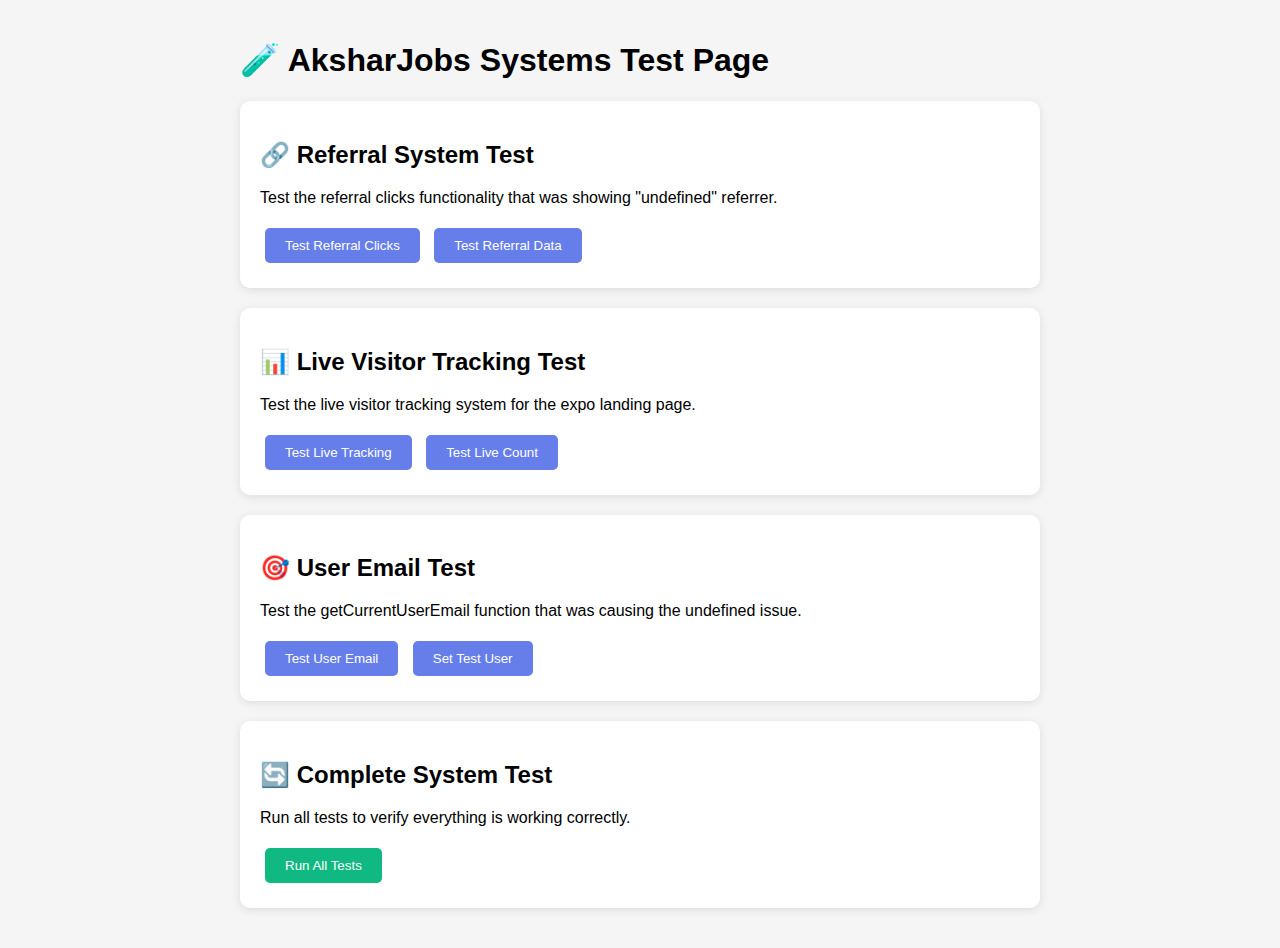
<file: test.html>
<!DOCTYPE html>
<html lang="en">
<head>
    <meta charset="UTF-8">
    <meta name="viewport" content="width=device-width, initial-scale=1.0">
    <title>Test Page - AksharJobs Systems</title>
    <style>
        body {
            font-family: Arial, sans-serif;
            max-width: 800px;
            margin: 0 auto;
            padding: 20px;
            background: #f5f5f5;
        }
        .test-section {
            background: white;
            padding: 20px;
            margin: 20px 0;
            border-radius: 10px;
            box-shadow: 0 2px 10px rgba(0,0,0,0.1);
        }
        .test-button {
            background: #667eea;
            color: white;
            border: none;
            padding: 10px 20px;
            border-radius: 5px;
            cursor: pointer;
            margin: 5px;
        }
        .test-button:hover {
            background: #5a67d8;
        }
        .result {
            background: #f7fafc;
            border: 1px solid #e2e8f0;
            padding: 15px;
            margin: 10px 0;
            border-radius: 5px;
            white-space: pre-wrap;
            font-family: monospace;
            font-size: 12px;
        }
        .success { border-color: #48bb78; background: #f0fff4; }
        .error { border-color: #f56565; background: #fff5f5; }
    </style>
</head>
<body>
    <h1>🧪 AksharJobs Systems Test Page</h1>
    
    <div class="test-section">
        <h2>🔗 Referral System Test</h2>
        <p>Test the referral clicks functionality that was showing "undefined" referrer.</p>
        <button class="test-button" onclick="testReferralClicks()">Test Referral Clicks</button>
        <button class="test-button" onclick="testReferralData()">Test Referral Data</button>
        <div id="referralResult" class="result" style="display: none;"></div>
    </div>
    
    <div class="test-section">
        <h2>📊 Live Visitor Tracking Test</h2>
        <p>Test the live visitor tracking system for the expo landing page.</p>
        <button class="test-button" onclick="testLiveTracking()">Test Live Tracking</button>
        <button class="test-button" onclick="testLiveCount()">Test Live Count</button>
        <div id="liveResult" class="result" style="display: none;"></div>
    </div>
    
    <div class="test-section">
        <h2>🎯 User Email Test</h2>
        <p>Test the getCurrentUserEmail function that was causing the undefined issue.</p>
        <button class="test-button" onclick="testUserEmail()">Test User Email</button>
        <button class="test-button" onclick="setTestUser()">Set Test User</button>
        <div id="emailResult" class="result" style="display: none;"></div>
    </div>
    
    <div class="test-section">
        <h2>🔄 Complete System Test</h2>
        <p>Run all tests to verify everything is working correctly.</p>
        <button class="test-button" onclick="runAllTests()" style="background: #10b981;">Run All Tests</button>
        <div id="allTestsResult" class="result" style="display: none;"></div>
    </div>

    <!-- Include the live tracker script -->
    <script src="live_tracker.js"></script>
    
    <script>
        const API_URL = 'https://script.google.com/macros/s/AKfycbxX3S2ivdebL0H6ZnkLPeBToKfYJI_YXCHERWAfGnN16W29idW67BDJQNjHPBppb-Eb7w/exec';
        
        function showResult(elementId, result, isSuccess = true) {
            const element = document.getElementById(elementId);
            element.style.display = 'block';
            element.className = `result ${isSuccess ? 'success' : 'error'}`;
            element.textContent = typeof result === 'object' ? JSON.stringify(result, null, 2) : result;
        }
        
        // Test referral clicks
        async function testReferralClicks() {
            try {
                const testEmail = 'test@example.com';
                const url = `${API_URL}?action=get_referral_clicks&referrer=${encodeURIComponent(testEmail)}`;
                
                const response = await fetch(url, { method: 'GET', mode: 'cors' });
                const data = await response.json();
                
                showResult('referralResult', {
                    test: 'Referral Clicks',
                    email: testEmail,
                    response: data,
                    status: response.status
                }, response.ok);
                
            } catch (error) {
                showResult('referralResult', {
                    test: 'Referral Clicks',
                    error: error.message,
                    status: 'Failed'
                }, false);
            }
        }
        
        // Test referral data
        async function testReferralData() {
            try {
                const testEmail = 'test@example.com';
                const url = `${API_URL}?action=get_referrals&email=${encodeURIComponent(testEmail)}`;
                
                const response = await fetch(url, { method: 'GET', mode: 'cors' });
                const data = await response.json();
                
                showResult('referralResult', {
                    test: 'Referral Data',
                    email: testEmail,
                    response: data,
                    status: response.status
                }, response.ok);
                
            } catch (error) {
                showResult('referralResult', {
                    test: 'Referral Data',
                    error: error.message,
                    status: 'Failed'
                }, false);
            }
        }
        
        // Test live tracking
        async function testLiveTracking() {
            try {
                const testData = {
                    type: 'visitor_tracking',
                    action: 'track_visit',
                    visitorId: 'test_visitor_' + Date.now(),
                    sessionId: 'test_session_' + Date.now(),
                    isNewVisitor: true,
                    timestamp: new Date().toISOString(),
                    userAgent: navigator.userAgent,
                    language: navigator.language,
                    screenResolution: `${screen.width}x${screen.height}`,
                    timezone: Intl.DateTimeFormat().resolvedOptions().timeZone,
                    referrer: document.referrer || 'test-page',
                    url: window.location.href,
                    pageTitle: document.title
                };
                
                const response = await fetch(API_URL, {
                    method: 'POST',
                    mode: 'cors',
                    headers: { 'Content-Type': 'application/json' },
                    body: JSON.stringify(testData)
                });
                
                const data = await response.json();
                
                showResult('liveResult', {
                    test: 'Live Visitor Tracking',
                    sentData: testData,
                    response: data,
                    status: response.status
                }, response.ok);
                
            } catch (error) {
                showResult('liveResult', {
                    test: 'Live Visitor Tracking',
                    error: error.message,
                    status: 'Failed'
                }, false);
            }
        }
        
        // Test live count
        async function testLiveCount() {
            try {
                const url = `${API_URL}?action=get_live_count`;
                
                const response = await fetch(url, { method: 'GET', mode: 'cors' });
                const data = await response.json();
                
                showResult('liveResult', {
                    test: 'Live Count',
                    response: data,
                    status: response.status
                }, response.ok);
                
            } catch (error) {
                showResult('liveResult', {
                    test: 'Live Count',
                    error: error.message,
                    status: 'Failed'
                }, false);
            }
        }
        
        // Test user email function
        function testUserEmail() {
            try {
                // Simulate the getCurrentUserEmail function
                function getCurrentUserEmail() {
                    const email = localStorage.getItem('currentUserEmail');
                    console.log('getCurrentUserEmail called, returning:', email);
                    return email || 'anonymous@example.com';
                }
                
                const currentEmail = getCurrentUserEmail();
                
                showResult('emailResult', {
                    test: 'User Email Function',
                    currentEmail: currentEmail,
                    localStorageValue: localStorage.getItem('currentUserEmail'),
                    isAnonymous: currentEmail === 'anonymous@example.com'
                }, true);
                
            } catch (error) {
                showResult('emailResult', {
                    test: 'User Email Function',
                    error: error.message
                }, false);
            }
        }
        
        // Set test user
        function setTestUser() {
            const testEmail = 'testuser@example.com';
            localStorage.setItem('currentUserEmail', testEmail);
            
            showResult('emailResult', {
                test: 'Set Test User',
                setEmail: testEmail,
                message: 'Test user email set successfully'
            }, true);
        }
        
        // Run all tests
        async function runAllTests() {
            const results = [];
            
            try {
                // Test 1: User Email
                const currentEmail = localStorage.getItem('currentUserEmail') || 'anonymous@example.com';
                results.push(`✅ User Email: ${currentEmail}`);
                
                // Test 2: Referral Clicks
                try {
                    const url1 = `${API_URL}?action=get_referral_clicks&referrer=${encodeURIComponent(currentEmail)}`;
                    const response1 = await fetch(url1, { method: 'GET', mode: 'cors' });
                    const data1 = await response1.json();
                    results.push(`✅ Referral Clicks: ${response1.ok ? 'Working' : 'Failed'}`);
                } catch (error) {
                    results.push(`❌ Referral Clicks: ${error.message}`);
                }
                
                // Test 3: Live Tracking
                try {
                    const url2 = `${API_URL}?action=get_live_count`;
                    const response2 = await fetch(url2, { method: 'GET', mode: 'cors' });
                    const data2 = await response2.json();
                    results.push(`✅ Live Tracking: ${response2.ok ? 'Working' : 'Failed'}`);
                } catch (error) {
                    results.push(`❌ Live Tracking: ${error.message}`);
                }
                
                // Test 4: API Connection
                try {
                    const response3 = await fetch(API_URL, { method: 'GET', mode: 'cors' });
                    results.push(`✅ API Connection: ${response3.ok ? 'Working' : 'Failed'}`);
                } catch (error) {
                    results.push(`❌ API Connection: ${error.message}`);
                }
                
                showResult('allTestsResult', {
                    timestamp: new Date().toISOString(),
                    tests: results,
                    summary: `${results.filter(r => r.includes('✅')).length}/${results.length} tests passed`
                }, true);
                
            } catch (error) {
                showResult('allTestsResult', {
                    error: error.message,
                    timestamp: new Date().toISOString()
                }, false);
            }
        }
        
        // Initialize page
        document.addEventListener('DOMContentLoaded', () => {
            console.log('🧪 Test page loaded');
            
            // Check if live tracker is working
            if (window.LiveVisitorTracker) {
                console.log('✅ Live Visitor Tracker loaded');
            } else {
                console.log('❌ Live Visitor Tracker not loaded');
            }
        });
    </script>
</body>
</html>
</file>
<file: expo_landing.css>
/* Reset and Base Styles */
* {
    margin: 0;
    padding: 0;
    box-sizing: border-box;
}

:root {
    --primary-color: #6366f1;
    --primary-dark: #4f46e5;
    --secondary-color: #f59e0b;
    --accent-color: #10b981;
    --text-primary: #1f2937;
    --text-secondary: #6b7280;
    --text-light: #9ca3af;
    --bg-primary: #ffffff;
    --bg-secondary: #f9fafb;
    --bg-dark: #111827;
    --gradient-primary: linear-gradient(135deg, #6366f1 0%, #8b5cf6 100%);
    --gradient-secondary: linear-gradient(135deg, #f59e0b 0%, #f97316 100%);
    --gradient-accent: linear-gradient(135deg, #10b981 0%, #059669 100%);
    --shadow-sm: 0 1px 2px 0 rgba(0, 0, 0, 0.05);
    --shadow-md: 0 4px 6px -1px rgba(0, 0, 0, 0.1);
    --shadow-lg: 0 10px 15px -3px rgba(0, 0, 0, 0.1);
    --shadow-xl: 0 20px 25px -5px rgba(0, 0, 0, 0.1);
    --border-radius: 12px;
    --transition: all 0.3s cubic-bezier(0.4, 0, 0.2, 1);
}

body {
    font-family: 'Inter', -apple-system, BlinkMacSystemFont, 'Segoe UI', Roboto, sans-serif;
    line-height: 1.6;
    color: var(--text-primary);
    overflow-x: hidden;
}

.container {
    max-width: 1200px;
    margin: 0 auto;
    padding: 0 20px;
}

/* Navigation */
.navbar {
    position: fixed;
    top: 0;
    left: 0;
    right: 0;
    background: rgba(255, 255, 255, 0.95);
    backdrop-filter: blur(10px);
    border-bottom: 1px solid rgba(0, 0, 0, 0.1);
    z-index: 1000;
    transition: var(--transition);
}

.navbar.scrolled {
    background: rgba(255, 255, 255, 0.98);
    box-shadow: var(--shadow-lg);
}

.nav-container {
    max-width: 1200px;
    margin: 0 auto;
    padding: 0 20px;
    display: flex;
    justify-content: space-between;
    align-items: center;
    height: 70px;
}

.nav-logo {
    display: flex;
    align-items: center;
    gap: 12px;
    font-weight: 700;
    font-size: 1.5rem;
    color: var(--primary-color);
}

.logo-img {
    width: 40px;
    height: 40px;
    border-radius: 8px;
    object-fit: cover;
}

.logo-content {
    display: flex;
    flex-direction: column;
    margin-left: 0.5rem;
}

.logo-text {
    background: var(--gradient-primary);
    -webkit-background-clip: text;
    -webkit-text-fill-color: transparent;
    background-clip: text;
    font-size: 1.5rem;
    font-weight: 800;
    line-height: 1.2;
}

.logo-tagline {
    font-size: 0.75rem;
    font-weight: 500;
    color: var(--text-secondary);
    line-height: 1;
    margin-top: 0.125rem;
    font-style: normal;
}

.nav-menu {
    display: flex;
    align-items: center;
    gap: 32px;
}

.nav-link {
    text-decoration: none;
    color: var(--text-primary);
    font-weight: 500;
    transition: var(--transition);
    position: relative;
}

.nav-link:hover {
    color: var(--primary-color);
}

.nav-link::after {
    content: '';
    position: absolute;
    bottom: -5px;
    left: 0;
    width: 0;
    height: 2px;
    background: var(--gradient-primary);
    transition: var(--transition);
}

.nav-link:hover::after {
    width: 100%;
}

.nav-cta {
    background: var(--gradient-primary);
    color: white;
    border: none;
    padding: 12px 24px;
    border-radius: var(--border-radius);
    font-weight: 600;
    cursor: pointer;
    transition: var(--transition);
    box-shadow: var(--shadow-md);
}

.nav-cta:hover {
    transform: translateY(-2px);
    box-shadow: var(--shadow-lg);
}

.hamburger {
    display: none;
    flex-direction: column;
    cursor: pointer;
    gap: 4px;
}

.bar {
    width: 25px;
    height: 3px;
    background: var(--text-primary);
    transition: var(--transition);
    border-radius: 2px;
}

/* Hero Section */
.hero {
    min-height: 100vh;
    display: flex;
    align-items: center;
    position: relative;
    background: linear-gradient(135deg, #667eea 0%, #764ba2 100%);
    overflow: hidden;
}

.hero-background {
    position: absolute;
    top: 0;
    left: 0;
    right: 0;
    bottom: 0;
    z-index: 1;
}

/* Hero Badge */
.hero-badge {
    display: inline-block;
    margin-bottom: 20px;
    animation: fadeInUp 0.8s ease-out;
}

.badge-text {
    background: linear-gradient(135deg, #fbbf24 0%, #f59e0b 100%);
    color: white;
    padding: 12px 24px;
    border-radius: 50px;
    font-size: 1.1rem;
    font-weight: 700;
    text-transform: uppercase;
    letter-spacing: 1px;
    box-shadow: 0 8px 25px rgba(251, 191, 36, 0.4);
    border: 2px solid rgba(255, 255, 255, 0.2);
    display: inline-flex;
    align-items: center;
    gap: 8px;
    animation: pulse 2s infinite;
}

@keyframes pulse {
    0% {
        box-shadow: 0 8px 25px rgba(251, 191, 36, 0.4);
        transform: scale(1);
    }
    50% {
        box-shadow: 0 12px 35px rgba(251, 191, 36, 0.6);
        transform: scale(1.05);
    }
    100% {
        box-shadow: 0 8px 25px rgba(251, 191, 36, 0.4);
        transform: scale(1);
    }
}

.hero-particles {
    position: absolute;
    top: 0;
    left: 0;
    right: 0;
    bottom: 0;
    background: url('data:image/svg+xml,<svg xmlns="http://www.w3.org/2000/svg" viewBox="0 0 100 100"><defs><pattern id="grain" width="100" height="100" patternUnits="userSpaceOnUse"><circle cx="25" cy="25" r="1" fill="rgba(255,255,255,0.1)"/><circle cx="75" cy="75" r="1" fill="rgba(255,255,255,0.1)"/><circle cx="50" cy="10" r="0.5" fill="rgba(255,255,255,0.05)"/><circle cx="10" cy="60" r="0.5" fill="rgba(255,255,255,0.05)"/><circle cx="90" cy="40" r="0.5" fill="rgba(255,255,255,0.05)"/></pattern></defs><rect width="100" height="100" fill="url(%23grain)"/></svg>');
    animation: float 20s ease-in-out infinite;
}

@keyframes float {
    0%, 100% { transform: translateY(0px) rotate(0deg); }
    50% { transform: translateY(-20px) rotate(180deg); }
}

.hero-container {
    max-width: 1200px;
    margin: 0 auto;
    padding: 0 20px;
    display: grid;
    grid-template-columns: 1fr 1fr;
    gap: 60px;
    align-items: center;
    position: relative;
    z-index: 2;
}

.hero-content {
    color: white;
}

.hero-title {
    font-size: 3.5rem;
    font-weight: 900;
    line-height: 1.1;
    margin-bottom: 24px;
    font-family: 'Poppins', sans-serif;
    color: white;
}

.free-worldwide-glow {
    font-size: 1.8rem;
    font-weight: 700;
    color: #ffd700;
    text-shadow: 
        0 0 10px #ffd700,
        0 0 20px #ffd700,
        0 0 30px #ffd700,
        0 0 40px #ffd700;
    margin: 0.5rem 0 1.5rem 0;
    letter-spacing: 0.2em;
    animation: glow-pulse 2s ease-in-out infinite alternate;
    text-transform: uppercase;
    font-family: 'Poppins', sans-serif;
}

@keyframes glow-pulse {
    0% {
        text-shadow: 
            0 0 10px #ffd700,
            0 0 20px #ffd700,
            0 0 30px #ffd700,
            0 0 40px #ffd700;
    }
    100% {
        text-shadow: 
            0 0 20px #ffd700,
            0 0 30px #ffd700,
            0 0 40px #ffd700,
            0 0 50px #ffd700,
            0 0 60px #ffd700;
    }
}

.launch-message {
    text-align: center;
    margin: 0.5rem 0 1rem 0;
}

.launch-text {
    font-size: 1.2rem;
    font-weight: 600;
    color: white;
    margin: 0.2rem 0;
    letter-spacing: 0.1em;
    text-transform: uppercase;
    font-family: 'Poppins', sans-serif;
    opacity: 0.9;
}

.launch-glow {
    font-size: 1.4rem;
    font-weight: 700;
    color: #ffd700;
    text-shadow: 
        0 0 10px #ffd700,
        0 0 20px #ffd700,
        0 0 30px #ffd700,
        0 0 40px #ffd700;
    margin: 0.2rem 0;
    letter-spacing: 0.15em;
    animation: glow-pulse 2s ease-in-out infinite alternate;
    text-transform: uppercase;
    font-family: 'Poppins', sans-serif;
}

.highlight-message {
    text-align: center;
    margin: 1rem 0 0.5rem 0;
}

.highlight-glow {
    font-size: 1.3rem;
    font-weight: 700;
    color: #ffd700;
    text-shadow: 
        0 0 10px #ffd700,
        0 0 20px #ffd700,
        0 0 30px #ffd700,
        0 0 40px #ffd700;
    margin: 0.2rem 0;
    letter-spacing: 0.1em;
    animation: glow-pulse 2s ease-in-out infinite alternate;
    text-transform: uppercase;
    font-family: 'Poppins', sans-serif;
}

.gradient-text {
    background: linear-gradient(135deg, #fbbf24 0%, #f59e0b 100%);
    -webkit-background-clip: text;
    -webkit-text-fill-color: transparent;
    background-clip: text;
    display: inline;
    color: #f59e0b; /* Fallback color for browsers that don't support background-clip */
}

.highlight-text {
    background: linear-gradient(135deg, #10b981 0%, #059669 100%);
    -webkit-background-clip: text;
    -webkit-text-fill-color: transparent;
    background-clip: text;
    display: inline;
    color: #10b981; /* Fallback color for browsers that don't support background-clip */
}

.hero-subtitle {
    font-size: 1.25rem;
    line-height: 1.6;
    margin-bottom: 40px;
    opacity: 0.9;
    max-width: 500px;
}

.hero-stats {
    display: flex;
    flex-direction: row;
    gap: 40px;
    margin-bottom: 40px;
    justify-content: center;
    flex-wrap: wrap;
}

.stat-item {
    text-align: center;
}

.stat-number {
    font-size: 2.5rem;
    font-weight: 800;
    color: var(--secondary-color);
    margin-bottom: 8px;
}

.stat-label {
    font-size: 0.9rem;
    opacity: 0.8;
    font-weight: 500;
}

.hero-buttons {
    display: flex;
    gap: 20px;
    flex-wrap: wrap;
}

.btn-primary, .btn-secondary {
    padding: 16px 32px;
    border-radius: var(--border-radius);
    font-weight: 600;
    font-size: 1.1rem;
    cursor: pointer;
    transition: var(--transition);
    display: flex;
    align-items: center;
    gap: 12px;
    text-decoration: none;
    border: none;
}

.btn-primary {
    background: var(--gradient-secondary);
    color: white;
    box-shadow: var(--shadow-lg);
}

.btn-primary:hover {
    transform: translateY(-3px);
    box-shadow: var(--shadow-xl);
}

.btn-secondary {
    background: rgba(255, 255, 255, 0.1);
    color: white;
    border: 2px solid rgba(255, 255, 255, 0.3);
    backdrop-filter: blur(10px);
}

.btn-secondary:hover {
    background: rgba(255, 255, 255, 0.2);
    border-color: rgba(255, 255, 255, 0.5);
}

/* Hero Visual */
.hero-visual {
    position: relative;
    height: 500px;
}

.floating-cards {
    position: relative;
    width: 100%;
    height: 100%;
    display: grid;
    grid-template-columns: repeat(4, 1fr);
    grid-template-rows: repeat(3, 1fr);
    gap: 4px;
    justify-items: center;
    align-items: center;
    padding: 20px;
}

.card {
    position: relative;
    background: rgba(255, 255, 255, 0.1);
    backdrop-filter: blur(20px);
    border: 1px solid rgba(255, 255, 255, 0.2);
    border-radius: var(--border-radius);
    padding: 8px;
    display: flex;
    flex-direction: column;
    align-items: center;
    gap: 2px;
    color: white;
    font-weight: 600;
    box-shadow: var(--shadow-lg);
    width: 100%;
    max-width: 100px;
    height: 80px;
    justify-content: center;
    cursor: pointer;
    transition: all 0.3s ease;
}

.card:hover {
    background: rgba(255, 255, 255, 0.2);
    transform: translateY(-5px);
    box-shadow: 0 15px 30px rgba(0, 0, 0, 0.2);
}

.card:active {
    background: rgba(255, 255, 255, 0.3);
    transform: translateY(-2px);
}

.card i {
    font-size: 1.2rem;
    margin-bottom: 1px;
}

.card span {
    font-size: 0.8rem;
    font-weight: 700;
    text-align: center;
}

.card small {
    font-size: 0.75rem;
    font-weight: 400;
    opacity: 0.8;
    text-align: center;
    line-height: 1.2;
}

/* Individual card positioning removed - now using flexbox layout */

/* Responsive styles for cards */
@media (max-width: 768px) {
    .hero-visual {
        height: 380px;
        margin-top: 15px;
    }
    
    .floating-cards {
        gap: 6px;
        padding: 10px;
        grid-template-columns: repeat(3, 1fr);
        grid-template-rows: repeat(4, 1fr);
    }
    
    .card {
        padding: 12px 8px;
        font-size: 0.8rem;
        border-radius: 10px;
        min-height: 75px;
        display: flex;
        flex-direction: column;
        align-items: center;
        justify-content: center;
        text-align: center;
        max-width: none;
        height: auto;
        box-shadow: 0 2px 8px rgba(0,0,0,0.1);
        transition: all 0.3s ease;
    }
    
    .card:hover {
        transform: translateY(-2px);
        box-shadow: 0 4px 12px rgba(0,0,0,0.15);
    }
    
    .card i {
        font-size: 1.3rem;
        margin-bottom: 5px;
    }
    
    .card span {
        font-size: 0.75rem;
        font-weight: 600;
        margin-bottom: 2px;
        line-height: 1.1;
    }
    
    .card small {
        font-size: 0.7rem;
        opacity: 0.8;
    }
}

@media (max-width: 480px) {
    .hero-visual {
        height: 350px;
    }
    
    .floating-cards {
        gap: 3px;
        padding: 8px;
        grid-template-columns: repeat(3, 1fr);
        grid-template-rows: repeat(4, 1fr);
    }
    
    .card {
        padding: 12px 8px;
        font-size: 0.8rem;
        min-height: 70px;
    }
    
    .card i {
        font-size: 1.2rem;
        margin-bottom: 4px;
    }
    
    .card span {
        font-size: 0.8rem;
    }
    
    .card small {
        font-size: 0.65rem;
    }
}

@keyframes floatCard {
    0%, 100% { transform: translateY(0px) rotate(0deg); }
    50% { transform: translateY(-20px) rotate(5deg); }
}

/* Features Section */
.features {
    padding: 120px 0;
    background: var(--bg-secondary);
}

.section-header {
    text-align: center;
    margin-bottom: 80px;
}

.section-title {
    font-size: 3rem;
    font-weight: 800;
    margin-bottom: 20px;
    background: var(--gradient-primary);
    -webkit-background-clip: text;
    -webkit-text-fill-color: transparent;
    background-clip: text;
    font-family: 'Poppins', sans-serif;
}

.section-subtitle {
    font-size: 1.25rem;
    color: var(--text-secondary);
    max-width: 600px;
    margin: 0 auto;
}

.features-grid {
    display: grid;
    grid-template-columns: repeat(auto-fit, minmax(350px, 1fr));
    gap: 40px;
}

.feature-card {
    background: linear-gradient(135deg, rgba(255, 255, 255, 0.9) 0%, rgba(255, 255, 255, 0.8) 100%);
    backdrop-filter: blur(10px);
    padding: 40px 32px;
    border-radius: 16px;
    box-shadow: 0 8px 32px rgba(0, 0, 0, 0.1);
    transition: all 0.4s cubic-bezier(0.4, 0, 0.2, 1);
    position: relative;
    overflow: hidden;
    cursor: pointer;
    border: 1px solid rgba(255, 255, 255, 0.2);
    --glow-color: 99, 102, 241;
    --glow-intensity: 0;
    --glow-x: 50%;
    --glow-y: 50%;
}

.feature-card::before {
    content: '';
    position: absolute;
    top: 0;
    left: 0;
    right: 0;
    bottom: 0;
    background: radial-gradient(
        circle at var(--glow-x, 50%) var(--glow-y, 50%),
        rgba(var(--glow-color, 99, 102, 241), calc(var(--glow-intensity, 0) * 0.3)) 0%,
        transparent 70%
    );
    opacity: var(--glow-intensity, 0);
    transition: opacity 0.4s ease;
    pointer-events: none;
    z-index: 1;
}

.feature-card::after {
    content: '';
    position: absolute;
    top: 0;
    left: 0;
    right: 0;
    bottom: 0;
    border-radius: 16px;
    padding: 1px;
    background: linear-gradient(
        135deg,
        rgba(var(--glow-color, 99, 102, 241), calc(var(--glow-intensity, 0) * 0.8)) 0%,
        rgba(var(--glow-color, 99, 102, 241), calc(var(--glow-intensity, 0) * 0.4)) 50%,
        rgba(var(--glow-color, 99, 102, 241), calc(var(--glow-intensity, 0) * 0.8)) 100%
    );
    mask: linear-gradient(#fff 0 0) content-box, linear-gradient(#fff 0 0);
    mask-composite: exclude;
    -webkit-mask: linear-gradient(#fff 0 0) content-box, linear-gradient(#fff 0 0);
    -webkit-mask-composite: xor;
    opacity: var(--glow-intensity, 0);
    transition: opacity 0.4s ease;
    pointer-events: none;
    z-index: 2;
}

.feature-card:hover {
    transform: translateY(-12px) scale(1.02);
    background: linear-gradient(135deg, rgba(255, 255, 255, 0.95) 0%, rgba(255, 255, 255, 0.9) 100%);
    box-shadow: 0 25px 50px rgba(0, 0, 0, 0.15), 
                0 0 0 1px rgba(var(--glow-color, 99, 102, 241), 0.3),
                0 0 30px rgba(var(--glow-color, 99, 102, 241), 0.2);
    --glow-intensity: 1;
}

.feature-icon {
    width: 80px;
    height: 80px;
    background: var(--gradient-primary);
    border-radius: 20px;
    display: flex;
    align-items: center;
    justify-content: center;
    margin: 0 auto 24px;
    color: white;
    font-size: 2rem;
    transition: all 0.4s cubic-bezier(0.4, 0, 0.2, 1);
    position: relative;
    z-index: 3;
}

.feature-card:hover .feature-icon {
    transform: scale(1.1) rotate(5deg);
    background: linear-gradient(135deg, rgba(99, 102, 241, 1) 0%, rgba(139, 92, 246, 1) 100%);
    box-shadow: 0 0 30px rgba(99, 102, 241, 0.4);
}

.feature-card h3 {
    font-size: 1.5rem;
    font-weight: 700;
    margin-bottom: 16px;
    color: var(--text-primary);
    transition: all 0.4s cubic-bezier(0.4, 0, 0.2, 1);
    position: relative;
    z-index: 3;
}

.feature-card:hover h3 {
    color: rgba(99, 102, 241, 1);
    text-shadow: 0 0 15px rgba(99, 102, 241, 0.3);
    transform: translateY(-2px);
}

.feature-card p {
    color: var(--text-secondary);
    line-height: 1.6;
    margin-bottom: 20px;
    transition: all 0.4s cubic-bezier(0.4, 0, 0.2, 1);
    position: relative;
    z-index: 3;
}

.feature-card:hover p {
    color: rgba(31, 41, 55, 0.9);
    transform: translateY(-1px);
}

/* Large cards with different glow colors */
.feature-card.large-card {
    --glow-color: 16, 185, 129; /* Green glow for large cards */
}

.feature-card.large-card:hover .feature-icon {
    background: linear-gradient(135deg, rgba(16, 185, 129, 1) 0%, rgba(5, 150, 105, 1) 100%);
    box-shadow: 0 0 30px rgba(16, 185, 129, 0.4);
}

.feature-card.large-card:hover h3 {
    color: rgba(16, 185, 129, 1);
    text-shadow: 0 0 15px rgba(16, 185, 129, 0.3);
}

/* Performance optimizations */
.feature-card,
.feature-card::before,
.feature-card::after {
    will-change: transform, opacity;
    backface-visibility: hidden;
    -webkit-backface-visibility: hidden;
}

/* Rolling Card Effects for User Experience & Interface Cards */
.feature-card.rolling-card {
    perspective: 1000px;
    transform-style: preserve-3d;
    transition: all 0.6s cubic-bezier(0.4, 0, 0.2, 1);
}

.feature-card.rolling-card::before {
    content: '';
    position: absolute;
    top: 0;
    left: 0;
    right: 0;
    bottom: 0;
    background: linear-gradient(135deg, 
        rgba(99, 102, 241, 0.1) 0%, 
        rgba(139, 92, 246, 0.1) 50%, 
        rgba(16, 185, 129, 0.1) 100%);
    border-radius: 16px;
    opacity: 0;
    transition: opacity 0.6s ease;
    z-index: 1;
}

.feature-card.rolling-card:hover {
    transform: translateY(-15px) rotateX(10deg) rotateY(5deg) scale(1.03);
    box-shadow: 
        0 30px 60px rgba(0, 0, 0, 0.2),
        0 0 0 1px rgba(99, 102, 241, 0.3),
        0 0 40px rgba(99, 102, 241, 0.2),
        inset 0 1px 0 rgba(255, 255, 255, 0.2);
    --glow-intensity: 1;
}

.feature-card.rolling-card:hover::before {
    opacity: 1;
}

.feature-card.rolling-card .feature-icon {
    transition: all 0.6s cubic-bezier(0.4, 0, 0.2, 1);
    transform-style: preserve-3d;
}

.feature-card.rolling-card:hover .feature-icon {
    transform: scale(1.15) rotateY(15deg) rotateX(5deg);
    background: linear-gradient(135deg, 
        rgba(99, 102, 241, 1) 0%, 
        rgba(139, 92, 246, 1) 50%, 
        rgba(16, 185, 129, 1) 100%);
    box-shadow: 
        0 0 40px rgba(99, 102, 241, 0.4),
        0 0 20px rgba(139, 92, 246, 0.3),
        0 0 10px rgba(16, 185, 129, 0.2);
}

.feature-card.rolling-card h3 {
    transition: all 0.6s cubic-bezier(0.4, 0, 0.2, 1);
    transform-style: preserve-3d;
}

.feature-card.rolling-card:hover h3 {
    transform: translateY(-3px) rotateX(5deg);
    color: rgba(99, 102, 241, 1);
    text-shadow: 
        0 0 20px rgba(99, 102, 241, 0.4),
        0 0 10px rgba(139, 92, 246, 0.3);
}

.feature-card.rolling-card p {
    transition: all 0.6s cubic-bezier(0.4, 0, 0.2, 1);
    transform-style: preserve-3d;
}

.feature-card.rolling-card:hover p {
    transform: translateY(-2px) rotateX(3deg);
    color: rgba(31, 41, 55, 0.95);
}

/* Rolling animation keyframes */
@keyframes rollIn {
    0% {
        transform: translateY(50px) rotateX(-90deg) rotateY(45deg);
        opacity: 0;
    }
    50% {
        transform: translateY(25px) rotateX(-45deg) rotateY(22deg);
        opacity: 0.7;
    }
    100% {
        transform: translateY(0) rotateX(0deg) rotateY(0deg);
        opacity: 1;
    }
}

@keyframes rollOut {
    0% {
        transform: translateY(0) rotateX(0deg) rotateY(0deg);
        opacity: 1;
    }
    50% {
        transform: translateY(-10px) rotateX(5deg) rotateY(2deg);
        opacity: 0.8;
    }
    100% {
        transform: translateY(-20px) rotateX(10deg) rotateY(5deg);
        opacity: 0.6;
    }
}

/* Staggered rolling animation for multiple cards */
.feature-card.rolling-card:nth-child(1) {
    animation: rollIn 0.8s ease-out 0.1s both;
}

.feature-card.rolling-card:nth-child(2) {
    animation: rollIn 0.8s ease-out 0.2s both;
}

.feature-card.rolling-card:nth-child(3) {
    animation: rollIn 0.8s ease-out 0.3s both;
}

.feature-card.rolling-card:nth-child(4) {
    animation: rollIn 0.8s ease-out 0.4s both;
}

.feature-card.rolling-card:nth-child(5) {
    animation: rollIn 0.8s ease-out 0.5s both;
}

.feature-card.rolling-card:nth-child(6) {
    animation: rollIn 0.8s ease-out 0.6s both;
}

/* Continuous subtle rolling motion */
.feature-card.rolling-card {
    animation: subtleRoll 4s ease-in-out infinite;
}

@keyframes subtleRoll {
    0%, 100% {
        transform: translateY(0) rotateX(0deg) rotateY(0deg);
    }
    25% {
        transform: translateY(-2px) rotateX(1deg) rotateY(0.5deg);
    }
    50% {
        transform: translateY(-1px) rotateX(0deg) rotateY(1deg);
    }
    75% {
        transform: translateY(-3px) rotateX(-1deg) rotateY(0.5deg);
    }
}

.feature-highlight {
    display: inline-block;
    background: var(--gradient-accent);
    color: white;
    padding: 6px 16px;
    border-radius: 20px;
    font-size: 0.85rem;
    font-weight: 600;
}

/* About Section */
.about {
    padding: 120px 0;
    background: white;
}

.about-content {
    display: grid;
    grid-template-columns: 1fr 1fr;
    gap: 80px;
    align-items: center;
}

.about-text h2 {
    font-size: 2.5rem;
    font-weight: 800;
    margin-bottom: 24px;
    color: var(--text-primary);
    font-family: 'Poppins', sans-serif;
}

.about-description {
    font-size: 1.1rem;
    color: var(--text-secondary);
    line-height: 1.7;
    margin-bottom: 40px;
}

.about-features {
    display: flex;
    flex-direction: column;
    gap: 20px;
}

.about-feature {
    display: flex;
    align-items: center;
    gap: 16px;
}

.about-feature i {
    color: var(--accent-color);
    font-size: 1.2rem;
}

.about-feature span {
    color: var(--text-primary);
    font-weight: 500;
}

.tech-stack {
    display: grid;
    grid-template-columns: repeat(2, 1fr);
    gap: 24px;
}

.tech-item {
    background: var(--bg-secondary);
    padding: 32px 24px;
    border-radius: var(--border-radius);
    text-align: center;
    transition: var(--transition);
    border: 2px solid transparent;
}

.tech-item:hover {
    border-color: var(--primary-color);
    transform: translateY(-4px);
}

.tech-item i {
    font-size: 3rem;
    margin-bottom: 16px;
    color: var(--primary-color);
}

.tech-item span {
    font-weight: 600;
    color: var(--text-primary);
}

/* Contact Section */
.contact {
    padding: 120px 0;
    background: var(--bg-secondary);
}

.contact-content {
    display: grid;
    grid-template-columns: 1fr 1fr;
    gap: 80px;
    margin-top: 60px;
}

.contact-info {
    display: flex;
    flex-direction: column;
    gap: 40px;
}

.contact-item {
    display: flex;
    align-items: center;
    gap: 20px;
    padding: 24px;
    background: white;
    border-radius: var(--border-radius);
    box-shadow: var(--shadow-md);
    transition: var(--transition);
}

.contact-item:hover {
    transform: translateY(-4px);
    box-shadow: var(--shadow-lg);
}

.contact-item i {
    width: 60px;
    height: 60px;
    background: var(--gradient-primary);
    color: white;
    border-radius: 50%;
    display: flex;
    align-items: center;
    justify-content: center;
    font-size: 1.5rem;
}

.contact-item h4 {
    font-size: 1.2rem;
    font-weight: 700;
    margin-bottom: 8px;
    color: var(--text-primary);
}

.contact-item p {
    color: var(--text-secondary);
    font-weight: 500;
}

.contact-form-container {
    background: white;
    padding: 40px;
    border-radius: var(--border-radius);
    box-shadow: var(--shadow-lg);
}

.contact-form {
    display: flex;
    flex-direction: column;
    gap: 24px;
}

.form-group {
    display: flex;
    flex-direction: column;
}

.form-group input,
.form-group textarea {
    padding: 16px 20px;
    border: 2px solid #e5e7eb;
    border-radius: var(--border-radius);
    font-size: 1rem;
    transition: var(--transition);
    font-family: inherit;
}

.form-group input:focus,
.form-group textarea:focus {
    outline: none;
    border-color: var(--primary-color);
    box-shadow: 0 0 0 3px rgba(99, 102, 241, 0.1);
}

.form-group textarea {
    resize: vertical;
    min-height: 120px;
}

/* Footer */
.footer {
    background: var(--bg-dark);
    color: white;
    padding: 60px 0 20px;
}

.footer-content {
    display: flex;
    justify-content: space-between;
    align-items: center;
    margin-bottom: 40px;
}

.footer-logo {
    display: flex;
    align-items: center;
    gap: 12px;
    font-weight: 700;
    font-size: 1.5rem;
}

.footer-links {
    display: flex;
    gap: 32px;
}

.footer-links a {
    color: #9ca3af;
    text-decoration: none;
    transition: var(--transition);
}

.footer-links a:hover {
    color: white;
}

.footer-social {
    display: flex;
    gap: 20px;
}

.footer-social a {
    width: 40px;
    height: 40px;
    background: rgba(255, 255, 255, 0.1);
    border-radius: 50%;
    display: flex;
    align-items: center;
    justify-content: center;
    color: white;
    text-decoration: none;
    transition: var(--transition);
}

.footer-social a:hover {
    background: var(--primary-color);
    transform: translateY(-2px);
}

.footer-bottom {
    text-align: center;
    padding-top: 20px;
    border-top: 1px solid #374151;
    color: #9ca3af;
}

/* Modal Styles */
.modal {
    display: none;
    position: fixed;
    z-index: 2000;
    left: 0;
    top: 0;
    width: 100%;
    height: 100%;
    background: rgba(0, 0, 0, 0.5);
    backdrop-filter: blur(5px);
}

.modal-content {
    background: white;
    margin: 5% auto;
    padding: 0;
    border-radius: var(--border-radius);
    width: 90%;
    max-width: 500px;
    max-height: 90vh;
    overflow-y: auto;
    box-shadow: var(--shadow-xl);
    animation: modalSlideIn 0.3s ease-out;
}

@keyframes modalSlideIn {
    from {
        opacity: 0;
        transform: translateY(-50px);
    }
    to {
        opacity: 1;
        transform: translateY(0);
    }
}

.modal-header {
    padding: 32px 32px 20px;
    text-align: center;
    border-bottom: 1px solid #e5e7eb;
}

.modal-header h2 {
    font-size: 1.8rem;
    font-weight: 700;
    margin-bottom: 8px;
    color: var(--text-primary);
}

.modal-header p {
    color: var(--text-secondary);
}

.modal-body {
    padding: 32px;
}

.close {
    position: absolute;
    top: 20px;
    right: 24px;
    font-size: 2rem;
    font-weight: bold;
    cursor: pointer;
    color: var(--text-light);
    transition: var(--transition);
}

.close:hover {
    color: var(--text-primary);
}

.role-selection {
    display: grid;
    grid-template-columns: 1fr 1fr;
    gap: 20px;
    margin-bottom: 32px;
}

.role-option {
    position: relative;
}

.role-option input[type="radio"] {
    position: absolute;
    opacity: 0;
    pointer-events: none;
}

.role-option label {
    display: block;
    padding: 24px;
    border: 2px solid #e5e7eb;
    border-radius: var(--border-radius);
    cursor: pointer;
    transition: var(--transition);
    text-align: center;
}

.role-option input[type="radio"]:checked + label {
    border-color: var(--primary-color);
    background: rgba(99, 102, 241, 0.05);
}

.role-option label i {
    font-size: 2rem;
    color: var(--primary-color);
    margin-bottom: 12px;
    display: block;
}

.role-option label h3 {
    font-size: 1.1rem;
    font-weight: 600;
    margin-bottom: 8px;
    color: var(--text-primary);
}

.role-option label p {
    font-size: 0.9rem;
    color: var(--text-secondary);
}

.success-modal {
    text-align: center;
    padding: 60px 40px;
}

.success-icon {
    font-size: 4rem;
    color: var(--accent-color);
    margin-bottom: 24px;
}

.success-modal h2 {
    font-size: 2rem;
    font-weight: 700;
    margin-bottom: 16px;
    color: var(--text-primary);
}

.success-modal p {
    color: var(--text-secondary);
    margin-bottom: 32px;
}

/* Responsive Design */
@media (max-width: 768px) {
    .nav-container {
        padding: 0 12px;
        height: 65px;
        background: rgba(255,255,255,0.95);
        backdrop-filter: blur(20px);
        border-bottom: 1px solid rgba(0,0,0,0.05);
    }
    
    .nav-logo {
        font-size: 1.3rem;
        font-weight: 700;
    }
    
    .logo-text {
        font-size: 1.3rem;
        font-weight: 700;
    }
    
    .logo-tagline {
        font-size: 0.65rem;
        margin-top: 2px;
    }
    
    .nav-menu {
        position: fixed;
        left: -100%;
        top: 60px;
        flex-direction: column;
        background: rgba(255, 255, 255, 0.98);
        backdrop-filter: blur(10px);
        width: 100%;
        text-align: center;
        transition: all 0.3s ease;
        box-shadow: var(--shadow-lg);
        padding: 20px 0;
        z-index: 999;
    }

    .nav-menu.active {
        left: 0;
    }
    
    .nav-link {
        padding: 12px 20px;
        font-size: 1rem;
        border-bottom: 1px solid rgba(0, 0, 0, 0.1);
    }
    
    .nav-cta {
        margin: 10px 20px;
        padding: 12px 24px;
        font-size: 0.9rem;
    }

    .hamburger {
        display: flex;
        flex-direction: column;
        cursor: pointer;
        padding: 8px;
    }
    
    .hamburger .bar {
        width: 25px;
        height: 3px;
        background: var(--primary-color);
        margin: 3px 0;
        transition: 0.3s;
        border-radius: 2px;
    }

    .hamburger.active .bar:nth-child(2) {
        opacity: 0;
    }

    .hamburger.active .bar:nth-child(1) {
        transform: translateY(6px) rotate(45deg);
    }

    .hamburger.active .bar:nth-child(3) {
        transform: translateY(-6px) rotate(-45deg);
    }

    .hero {
        padding: 100px 0 60px;
        min-height: 100vh;
    }
    
    .hero-container {
        grid-template-columns: 1fr;
        text-align: center;
        gap: 30px;
        padding: 0 16px;
    }

    .hero-container {
        padding: 15px;
        min-height: 100vh;
        display: flex;
        flex-direction: column;
        justify-content: center;
        text-align: center;
        gap: 20px;
        padding: 0 12px;
    }

    .hero-title {
        font-size: 2.5rem;
        line-height: 1.1;
        margin-bottom: 0.8rem;
        font-weight: 800;
    }
    
    .free-worldwide-glow {
        font-size: 1.4rem;
        margin: 0.4rem 0 1.2rem 0;
        letter-spacing: 0.12em;
    }
    
    .launch-text {
        font-size: 1rem;
        margin: 0.2rem 0;
        letter-spacing: 0.08em;
    }
    
    .launch-glow {
        font-size: 1.1rem;
        margin: 0.2rem 0;
        letter-spacing: 0.1em;
    }
    
    .highlight-glow {
        font-size: 1.2rem;
        margin: 0.5rem 0 0.8rem 0;
        letter-spacing: 0.06em;
        line-height: 1.3;
        padding: 0 10px;
    }
    
    .hero-subtitle {
        font-size: 1.1rem;
        margin-bottom: 1.5rem;
        padding: 0 8px;
        line-height: 1.4;
    }

    .hero-stats {
        justify-content: center;
        gap: 15px;
        flex-wrap: wrap;
        margin-bottom: 2rem;
    }
    
    .stat-item {
        padding: 12px 16px;
        min-width: 100px;
        max-width: 120px;
    }
    
    .stat-number {
        font-size: 1.4rem;
    }
    
    .stat-label {
        font-size: 0.75rem;
    }

    .hero-buttons {
        justify-content: center;
        flex-direction: column;
        gap: 12px;
        align-items: center;
    }
    
    .btn-primary, .btn-secondary {
        width: 100%;
        max-width: 280px;
        padding: 14px 24px;
        font-size: 1rem;
    }

    .features-grid {
        grid-template-columns: 1fr;
        gap: 20px;
    }
    
    .feature-card {
        padding: 20px;
        text-align: center;
    }
    
    .feature-card h3 {
        font-size: 1.3rem;
        margin-bottom: 12px;
    }
    
    .feature-card p {
        font-size: 0.95rem;
        line-height: 1.6;
    }

    .about-content {
        grid-template-columns: 1fr;
        gap: 30px;
        text-align: center;
    }
    
    .about-text {
        padding: 0 16px;
    }

    .contact-content {
        grid-template-columns: 1fr;
        gap: 30px;
    }
    
    .contact-item {
        padding: 16px;
        text-align: center;
    }

    .footer-content {
        flex-direction: column;
        gap: 24px;
        text-align: center;
        padding: 0 16px;
    }

    .footer-links {
        flex-wrap: wrap;
        justify-content: center;
        gap: 16px;
    }
    
    .footer-links a {
        font-size: 0.9rem;
        padding: 8px 12px;
    }
    
    .footer-bottom {
        flex-direction: column;
        gap: 16px;
        text-align: center;
        padding: 20px 16px;
    }
    
    .footer-bottom p {
        font-size: 0.85rem;
    }

    .role-selection {
        grid-template-columns: 1fr;
        gap: 12px;
    }
    
    .role-option {
        padding: 16px;
        text-align: center;
    }
    
    .role-option i {
        font-size: 1.5rem;
        margin-bottom: 8px;
    }
    
    .role-option h4 {
        font-size: 1rem;
        margin-bottom: 4px;
    }
    
    .role-option p {
        font-size: 0.85rem;
    }

    .modal-content {
        margin: 5% auto;
        width: 95%;
        max-height: 90vh;
        overflow-y: auto;
        padding: 20px;
    }
}

/* Enhanced Mobile Responsive Design */
@media (max-width: 480px) {
    .container {
        padding: 0 16px;
    }
    
    .logo-tagline {
        font-size: 0.65rem;
        margin-top: 0.1rem;
    }
    
    .logo-text {
        font-size: 1.25rem;
    }
    
    .hero-title {
        font-size: 2rem;
        line-height: 1.2;
        margin-bottom: 1.5rem;
    }
    
    .free-worldwide-glow {
        font-size: 1.1rem;
        margin: 0.2rem 0 0.8rem 0;
        letter-spacing: 0.1em;
    }
    
    .launch-text {
        font-size: 0.9rem;
        margin: 0.15rem 0;
        letter-spacing: 0.06em;
    }
    
    .launch-glow {
        font-size: 1rem;
        margin: 0.15rem 0;
        letter-spacing: 0.08em;
    }
    
    .highlight-glow {
        font-size: 1rem;
        margin: 0.15rem 0;
        letter-spacing: 0.06em;
    }
    
    .hero-subtitle {
        font-size: 1rem;
        margin-bottom: 2rem;
    }
    
    .hero-stats {
        flex-direction: row;
        gap: 0.75rem;
        margin-bottom: 2rem;
        align-items: center;
        justify-content: center;
        flex-wrap: wrap;
    }
    
    .stat-item {
        padding: 0.75rem 1rem;
        min-width: 120px;
        max-width: 140px;
    }
    
    .stat-number {
        font-size: 1.4rem;
    }
    
    .stat-label {
        font-size: 0.75rem;
    }
    
    .hero-buttons {
        flex-direction: column;
        gap: 0.75rem;
    }
    
    .btn-primary, .btn-secondary {
        width: 100%;
        padding: 0.75rem 1.5rem;
    }

    .section-title {
        font-size: 2rem;
    }
    
    .section-subtitle {
        font-size: 1rem;
    }
    
    .feature-card {
        padding: 1.25rem;
    }
    
    .feature-card h3 {
        font-size: 1.25rem;
    }
    
    .global-impact {
        grid-template-columns: 1fr;
        gap: 16px;
        padding: 0 16px;
    }
    
    .impact-item {
        padding: 20px 16px;
        text-align: center;
        border-radius: 12px;
    }
    
    .impact-number {
        font-size: 1.8rem;
        font-weight: 700;
        margin-bottom: 8px;
    }
    
    .impact-label {
        font-size: 0.9rem;
        opacity: 0.9;
    }
    
    .modal-content {
        width: 95%;
        margin: 5% auto;
        max-height: 90vh;
        overflow-y: auto;
    }
    
    .role-selection {
        grid-template-columns: 1fr;
        gap: 1rem;
    }
    
    .contact-item {
        padding: 1rem;
    }
    
    .contact-item i {
        font-size: 1.5rem;
    }
    
    .contact-form {
        padding: 1.5rem;
    }
    
    .form-group input,
    .form-group textarea {
        padding: 0.75rem;
        font-size: 1rem;
    }
}

@media (min-width: 481px) and (max-width: 768px) {
    .hero-title {
        font-size: 2.8rem;
    }
    
    .hero-subtitle {
        font-size: 1.2rem;
    }
    
    .hero-stats {
        gap: 1rem;
        flex-wrap: wrap;
        justify-content: center;
        flex-direction: row;
    }
    
    .stat-item {
        padding: 0.875rem 1.125rem;
        min-width: 100px;
        max-width: 120px;
    }
    
    .stat-number {
        font-size: 1.6rem;
    }
    
    .stat-label {
        font-size: 0.85rem;
    }
    
    .global-impact {
        grid-template-columns: 1fr;
        gap: 1rem;
    }
    
    .impact-item {
        padding: 1.25rem 1rem;
        text-align: center;
    }
    
    .impact-number {
        font-size: 1.6rem;
    }
    
    .modal-content {
        width: 90%;
        margin: 10% auto;
    }
    
    .role-selection {
        grid-template-columns: 1fr;
        gap: 1rem;
    }
}

@media (min-width: 769px) and (max-width: 1024px) {
    .hero-title {
        font-size: 3.5rem;
    }
    
    .hero-subtitle {
        font-size: 1.25rem;
    }
    
    .global-impact {
        grid-template-columns: repeat(2, 1fr);
        gap: 1.25rem;
    }
    
    .feature-grid {
        grid-template-columns: repeat(2, 1fr);
        gap: 1.5rem;
    }
    
    .modal-content {
        width: 80%;
        max-width: 600px;
    }
    
    .role-selection {
        grid-template-columns: repeat(2, 1fr);
        gap: 1.25rem;
    }
}

@media (min-width: 1025px) {
    .global-impact {
        grid-template-columns: repeat(2, 1fr);
        gap: 1.5rem;
    }
    
    .feature-grid {
        grid-template-columns: repeat(3, 1fr);
        gap: 2rem;
    }
    
    .role-selection {
        grid-template-columns: repeat(2, 1fr);
        gap: 1.5rem;
    }
}

/* Landscape orientation adjustments for mobile */
@media (max-width: 768px) and (orientation: landscape) {
    .hero {
        padding: 80px 0 40px;
        min-height: auto;
    }
    
    .hero-title {
        font-size: 2rem;
        margin-bottom: 0.8rem;
    }
    
    .hero-subtitle {
        font-size: 1rem;
        margin-bottom: 1.2rem;
    }
    
    .hero-stats {
        flex-direction: row;
        gap: 12px;
        margin-bottom: 1.2rem;
    }
    
    .hero-buttons {
        flex-direction: row;
        gap: 12px;
    }
    
    .btn-primary, .btn-secondary {
        max-width: 200px;
    }
    
    .modal-content {
        max-height: 85vh;
    }
    
    .countdown-timer {
        margin: 15px 0;
    }
    
    .countdown-item {
        min-width: 60px;
        padding: 10px 6px;
    }
}

/* High DPI displays */
@media (-webkit-min-device-pixel-ratio: 2), (min-resolution: 192dpi) {
    .hero-title {
        -webkit-font-smoothing: antialiased;
        -moz-osx-font-smoothing: grayscale;
    }
}

/* Additional mobile responsive styles */
@media (max-width: 768px) {
    .hero-stats {
        flex-direction: row;
        gap: 12px;
        justify-content: center;
        flex-wrap: wrap;
        margin: 20px 0;
        padding: 0 10px;
    }
    
    .stat-item {
        background: rgba(255,255,255,0.1);
        backdrop-filter: blur(10px);
        border-radius: 12px;
        padding: 12px 16px;
        border: 1px solid rgba(255,255,255,0.1);
        min-width: 90px;
        flex: 1;
        max-width: 110px;
    }
    
    .stat-number {
        font-size: 1.4rem;
        font-weight: 800;
        color: white;
        margin-bottom: 4px;
    }
    
    .stat-label {
        font-size: 0.8rem;
        color: rgba(255,255,255,0.9);
        text-transform: uppercase;
        letter-spacing: 0.5px;
    }

    .hero-buttons {
        flex-direction: column;
        align-items: center;
        margin-top: 20px;
        gap: 15px;
    }
    
    .highlight-message {
        margin: 15px 0 10px 0;
        padding: 0 15px;
    }

    .btn-primary, .btn-secondary {
        width: 100%;
        max-width: 300px;
        justify-content: center;
        padding: 16px 24px;
        font-size: 1.1rem;
        font-weight: 600;
        border-radius: 12px;
        box-shadow: 0 4px 12px rgba(0,0,0,0.15);
    }
    
    .btn-primary:hover {
        transform: translateY(-2px);
        box-shadow: 0 6px 16px rgba(0,0,0,0.2);
    }
    
    /* Countdown timer mobile optimization */
    .countdown-timer {
        flex-wrap: wrap;
        justify-content: center;
        gap: 10px;
        margin: 25px 0;
        padding: 0 10px;
    }
    
    .countdown-item {
        min-width: 70px;
        padding: 15px 10px;
        flex: 1;
        max-width: 85px;
        background: rgba(255,255,255,0.2);
        border-radius: 12px;
        backdrop-filter: blur(10px);
        border: 1px solid rgba(255,255,255,0.1);
    }
    
    .countdown-number {
        font-size: 1.5rem;
        font-weight: 800;
        line-height: 1;
        margin-bottom: 5px;
        color: white;
    }
    
    .countdown-label {
        font-size: 0.75rem;
        opacity: 0.9;
        text-transform: uppercase;
        letter-spacing: 0.5px;
        color: white;
    }
}

/* Loading Animation */
.loading {
    display: inline-block;
    width: 20px;
    height: 20px;
    border: 3px solid rgba(255, 255, 255, 0.3);
    border-radius: 50%;
    border-top-color: white;
    animation: spin 1s ease-in-out infinite;
}

@keyframes spin {
    to { transform: rotate(360deg); }
}

/* Enhanced Features Section Styles */
.feature-category {
    margin-bottom: 80px;
}

.category-title {
    font-size: 2rem;
    font-weight: 700;
    margin-bottom: 40px;
    text-align: center;
    color: var(--text-primary);
    font-family: 'Poppins', sans-serif;
}

/* Compact Feature Cards */
.compact-features-grid {
    display: grid;
    grid-template-columns: repeat(4, 1fr);
    gap: 20px;
    margin-bottom: 40px;
}

.compact-feature-card {
    background: linear-gradient(135deg, rgba(255, 255, 255, 0.9) 0%, rgba(255, 255, 255, 0.8) 100%);
    backdrop-filter: blur(10px);
    padding: 20px;
    border-radius: 12px;
    box-shadow: 0 4px 20px rgba(0, 0, 0, 0.08);
    transition: all 0.3s cubic-bezier(0.4, 0, 0.2, 1);
    position: relative;
    overflow: hidden;
    border: 1px solid rgba(255, 255, 255, 0.2);
    display: flex;
    flex-direction: column;
    min-height: 200px;
}

.compact-feature-card:hover {
    transform: translateY(-4px);
    box-shadow: 0 8px 30px rgba(0, 0, 0, 0.12);
    background: linear-gradient(135deg, rgba(255, 255, 255, 0.95) 0%, rgba(255, 255, 255, 0.9) 100%);
}

.compact-feature-icon {
    width: 50px;
    height: 50px;
    background: var(--gradient-primary);
    border-radius: 12px;
    display: flex;
    align-items: center;
    justify-content: center;
    margin-bottom: 16px;
    color: white;
    font-size: 1.5rem;
    transition: all 0.3s ease;
}

.compact-feature-card:hover .compact-feature-icon {
    transform: scale(1.1);
    box-shadow: 0 4px 15px rgba(99, 102, 241, 0.3);
}

.compact-feature-content {
    flex: 1;
    display: flex;
    flex-direction: column;
}

.compact-feature-content h4 {
    font-size: 1.1rem;
    font-weight: 700;
    margin-bottom: 8px;
    color: var(--text-primary);
    line-height: 1.3;
}

.compact-feature-content p {
    font-size: 0.85rem;
    color: var(--text-secondary);
    line-height: 1.4;
    margin-bottom: 12px;
    flex: 1;
}

.compact-stats {
    display: flex;
    gap: 8px;
    margin-bottom: 8px;
    flex-wrap: wrap;
}

.compact-stat {
    background: rgba(99, 102, 241, 0.1);
    color: var(--primary-color);
    padding: 4px 8px;
    border-radius: 6px;
    font-size: 0.75rem;
    font-weight: 600;
    border: 1px solid rgba(99, 102, 241, 0.2);
}

.compact-features {
    display: flex;
    gap: 6px;
    margin-bottom: 8px;
    flex-wrap: wrap;
}

.compact-feature-tag {
    background: rgba(16, 185, 129, 0.1);
    color: #059669;
    padding: 3px 6px;
    border-radius: 4px;
    font-size: 0.7rem;
    font-weight: 500;
    border: 1px solid rgba(16, 185, 129, 0.2);
}

.compact-highlight {
    display: inline-block;
    background: var(--gradient-accent);
    color: white;
    padding: 4px 10px;
    border-radius: 12px;
    font-size: 0.7rem;
    font-weight: 600;
    align-self: flex-start;
    margin-top: auto;
}

/* Responsive adjustments for compact cards */
@media (max-width: 1200px) {
    .compact-features-grid {
        grid-template-columns: repeat(2, 1fr);
        gap: 16px;
    }
}

@media (max-width: 768px) {
    .compact-features-grid {
        grid-template-columns: 1fr;
        gap: 12px;
    }
    
    .compact-feature-card {
        min-height: 160px;
        padding: 16px;
    }
    
    .compact-feature-icon {
        width: 40px;
        height: 40px;
        font-size: 1.2rem;
        margin-bottom: 12px;
    }
    
    .compact-feature-content h4 {
        font-size: 1rem;
    }
    
    .compact-feature-content p {
        font-size: 0.8rem;
    }
}

.large-card {
    grid-column: span 2;
}

.feature-description {
    font-size: 1.1rem;
    line-height: 1.7;
    margin-bottom: 24px;
    color: var(--text-secondary);
}

.feature-stats {
    display: flex;
    gap: 32px;
    margin: 24px 0;
}

.stat {
    text-align: center;
}

.stat-number {
    display: block;
    font-size: 1.8rem;
    font-weight: 800;
    color: var(--primary-color);
    margin-bottom: 4px;
}

.stat-label {
    font-size: 0.9rem;
    color: var(--text-secondary);
    font-weight: 500;
}

.feature-list {
    list-style: none;
    padding: 0;
    margin: 16px 0;
}

.feature-list li {
    padding: 8px 0;
    color: var(--text-secondary);
    position: relative;
    padding-left: 24px;
}

.feature-list li::before {
    content: '✓';
    position: absolute;
    left: 0;
    color: var(--accent-color);
    font-weight: bold;
}

.language-support {
    display: grid;
    grid-template-columns: repeat(2, 1fr);
    gap: 16px;
    margin: 24px 0;
}

.language-item {
    display: flex;
    align-items: center;
    gap: 12px;
    padding: 12px;
    background: rgba(99, 102, 241, 0.05);
    border-radius: 8px;
    border: 1px solid rgba(99, 102, 241, 0.1);
}

.language-item i {
    color: var(--accent-color);
    font-size: 1.1rem;
}

.language-item span {
    font-weight: 500;
    color: var(--text-primary);
}

.analytics-features {
    display: grid;
    grid-template-columns: repeat(2, 1fr);
    gap: 16px;
    margin: 24px 0;
}

.analytics-item {
    display: flex;
    align-items: center;
    gap: 12px;
    padding: 12px;
    background: rgba(16, 185, 129, 0.05);
    border-radius: 8px;
    border: 1px solid rgba(16, 185, 129, 0.1);
}

.analytics-item i {
    color: var(--accent-color);
    font-size: 1.1rem;
}

.analytics-item span {
    font-weight: 500;
    color: var(--text-primary);
}

.score-categories {
    display: flex;
    flex-direction: column;
    gap: 8px;
    margin: 16px 0;
}

.score-item {
    padding: 8px 16px;
    border-radius: 20px;
    font-size: 0.9rem;
    font-weight: 600;
    text-align: center;
}

.score-item.excellent {
    background: rgba(16, 185, 129, 0.1);
    color: #059669;
    border: 1px solid rgba(16, 185, 129, 0.2);
}

.score-item.good {
    background: rgba(99, 102, 241, 0.1);
    color: #4f46e5;
    border: 1px solid rgba(99, 102, 241, 0.2);
}

.score-item.fair {
    background: rgba(245, 158, 11, 0.1);
    color: #d97706;
    border: 1px solid rgba(245, 158, 11, 0.2);
}

.score-item.poor {
    background: rgba(239, 68, 68, 0.1);
    color: #dc2626;
    border: 1px solid rgba(239, 68, 68, 0.2);
}

.tech-stack {
    display: flex;
    flex-wrap: wrap;
    gap: 8px;
    margin: 16px 0;
}

.tech-item {
    padding: 6px 12px;
    background: var(--gradient-primary);
    color: white;
    border-radius: 16px;
    font-size: 0.85rem;
    font-weight: 600;
}

/* Responsive adjustments for enhanced features */
@media (max-width: 768px) {
    .large-card {
        grid-column: span 1;
    }
    
    .feature-stats {
        flex-direction: column;
        gap: 16px;
    }
    
    .language-support,
    .analytics-features {
        grid-template-columns: 1fr;
    }
    
    .category-title {
        font-size: 1.5rem;
    }
    
    /* QR Code responsive adjustments */
    .qr-registration-section {
        padding: 20px;
        margin: 20px 0;
    }
    
    .qr-code-display {
        min-height: 150px;
        min-width: 150px;
        padding: 15px;
    }
    
    .qr-code-display img {
        max-width: 140px;
        max-height: 140px;
    }
    
    .qr-instructions .btn-secondary {
        padding: 8px 16px;
        font-size: 0.8rem;
        margin: 3px;
    }
    
    /* Hero badge responsive */
    .badge-text {
        font-size: 0.9rem;
        padding: 10px 20px;
    }
}

/* QR Code Registration Styles */
.qr-registration-section {
    background: linear-gradient(135deg, #f8fafc 0%, #e2e8f0 100%);
    border-radius: 20px;
    padding: 25px;
    border: 2px solid #e2e8f0;
    box-shadow: 0 4px 15px rgba(0, 0, 0, 0.05);
}

.qr-code-container {
    display: flex;
    flex-direction: column;
    align-items: center;
    gap: 20px;
}

.qr-code-display {
    background: white;
    border-radius: 15px;
    padding: 20px;
    box-shadow: 0 4px 15px rgba(0, 0, 0, 0.1);
    border: 2px solid #e2e8f0;
    min-height: 200px;
    min-width: 200px;
    display: flex;
    align-items: center;
    justify-content: center;
}

.qr-placeholder {
    text-align: center;
    color: var(--text-secondary);
}

.qr-code-display img {
    max-width: 180px;
    max-height: 180px;
    border-radius: 10px;
}

.qr-instructions {
    text-align: center;
}

.qr-instructions .btn-secondary {
    background: linear-gradient(135deg, #667eea 0%, #764ba2 100%);
    color: white;
    border: none;
    padding: 10px 20px;
    border-radius: 25px;
    font-size: 0.85rem;
    font-weight: 600;
    cursor: pointer;
    transition: all 0.3s ease;
    display: inline-flex;
    align-items: center;
    gap: 8px;
}

.qr-instructions .btn-secondary:hover {
    transform: translateY(-2px);
    box-shadow: 0 6px 20px rgba(102, 126, 234, 0.4);
}

.qr-instructions .btn-secondary:active {
    transform: translateY(0);
}

/* Registration Status Styles */
.registration-status {
    margin: 12px 0;
    text-align: center;
}

.status-indicator {
    display: inline-flex;
    align-items: center;
    gap: 8px;
    padding: 8px 16px;
    background: linear-gradient(135deg, #10b981 0%, #059669 100%);
    border-radius: 20px;
    color: white;
    font-size: 0.85rem;
    font-weight: 600;
    box-shadow: 0 3px 10px rgba(16, 185, 129, 0.3);
}

.status-icon {
    font-size: 1rem;
}

.status-text {
    font-size: 0.8rem;
}

/* AksharCoins System Styles */
.coin-balance-display {
    display: flex;
    align-items: center;
    justify-content: center;
    gap: 8px;
    margin-top: 16px;
    padding: 12px 20px;
    background: linear-gradient(135deg, #fbbf24 0%, #f59e0b 100%);
    border-radius: 25px;
    color: white;
    font-weight: 600;
    box-shadow: 0 4px 15px rgba(251, 191, 36, 0.3);
}

.coin-icon {
    font-size: 1.2rem;
}

.coin-text {
    font-size: 0.9rem;
}

.akshar-coins-display {
    font-weight: 800;
    font-size: 1.1rem;
}

/* Coin Notification */
.coin-notification {
    position: fixed;
    top: 20px;
    right: 20px;
    z-index: 10000;
    background: linear-gradient(135deg, #fbbf24 0%, #f59e0b 100%);
    color: white;
    padding: 16px 20px;
    border-radius: 12px;
    box-shadow: 0 8px 25px rgba(251, 191, 36, 0.4);
    transform: translateX(400px);
    opacity: 0;
    transition: all 0.3s cubic-bezier(0.4, 0, 0.2, 1);
    max-width: 300px;
}

.coin-notification.show {
    transform: translateX(0);
    opacity: 1;
}

.coin-notification-content {
    display: flex;
    align-items: center;
    gap: 12px;
}

.coin-notification .coin-icon {
    font-size: 1.5rem;
    animation: coinSpin 0.6s ease-in-out;
}

.coin-earned {
    font-weight: 800;
    font-size: 1.1rem;
    margin-bottom: 2px;
}

.coin-platform {
    font-size: 0.8rem;
    opacity: 0.9;
}

@keyframes coinSpin {
    0% { transform: rotate(0deg) scale(1); }
    50% { transform: rotate(180deg) scale(1.2); }
    100% { transform: rotate(360deg) scale(1); }
}

/* Referral Sharing Modal Styles */
.referral-code-display {
    text-align: center;
    margin-bottom: 32px;
}

.referral-code-box {
    display: inline-block;
    padding: 20px 32px;
    background: linear-gradient(135deg, #667eea 0%, #764ba2 100%);
    color: white;
    border-radius: 12px;
    cursor: pointer;
    transition: all 0.3s ease;
    border: 2px dashed rgba(255, 255, 255, 0.3);
    position: relative;
    overflow: hidden;
}

.referral-code-box:hover {
    transform: translateY(-2px);
    box-shadow: 0 10px 25px rgba(102, 126, 234, 0.3);
    border-color: rgba(255, 255, 255, 0.5);
}

.referral-code-box span {
    font-size: 1.5rem;
    font-weight: 800;
    display: block;
    margin-bottom: 8px;
    letter-spacing: 2px;
}

.referral-code-box small {
    font-size: 0.9rem;
    opacity: 0.9;
    font-weight: 500;
}

.sharing-options {
    margin-bottom: 32px;
}

.sharing-options h3 {
    text-align: center;
    margin-bottom: 20px;
    color: var(--text-primary);
    font-size: 1.2rem;
    font-weight: 600;
}

.sharing-buttons {
    display: grid;
    grid-template-columns: repeat(auto-fit, minmax(120px, 1fr));
    gap: 12px;
    max-width: 600px;
    margin: 0 auto;
}

.share-btn {
    display: flex;
    flex-direction: column;
    align-items: center;
    gap: 6px;
    padding: 16px 12px;
    border: 2px solid #e5e7eb;
    border-radius: 12px;
    background: white;
    cursor: pointer;
    transition: all 0.3s ease;
    text-decoration: none;
    color: var(--text-primary);
    font-weight: 500;
    position: relative;
}

.share-btn small {
    font-size: 0.7rem;
    color: #f59e0b;
    font-weight: 600;
    background: rgba(245, 158, 11, 0.1);
    padding: 2px 6px;
    border-radius: 8px;
    border: 1px solid rgba(245, 158, 11, 0.2);
}

.share-btn:hover {
    transform: translateY(-2px);
    box-shadow: 0 8px 25px rgba(0, 0, 0, 0.1);
}

.share-btn i {
    font-size: 1.5rem;
    margin-bottom: 4px;
}

.share-btn span {
    font-size: 0.9rem;
    font-weight: 600;
}

/* Platform-specific button colors */
.share-btn.whatsapp:hover {
    border-color: #25d366;
    background: rgba(37, 211, 102, 0.05);
}

.share-btn.whatsapp i {
    color: #25d366;
}

.share-btn.email:hover {
    border-color: #ea4335;
    background: rgba(234, 67, 53, 0.05);
}

.share-btn.email i {
    color: #ea4335;
}

.share-btn.sms:hover {
    border-color: #34a853;
    background: rgba(52, 168, 83, 0.05);
}

.share-btn.sms i {
    color: #34a853;
}

.share-btn.linkedin:hover {
    border-color: #0077b5;
    background: rgba(0, 119, 181, 0.05);
}

.share-btn.linkedin i {
    color: #0077b5;
}

.share-btn.twitter:hover {
    border-color: #1da1f2;
    background: rgba(29, 161, 242, 0.05);
}

.share-btn.twitter i {
    color: #1da1f2;
}

.share-btn.facebook:hover {
    border-color: #1877f2;
    background: rgba(24, 119, 242, 0.05);
}

.share-btn.facebook i {
    color: #1877f2;
}

.share-btn.telegram:hover {
    border-color: #0088cc;
    background: rgba(0, 136, 204, 0.05);
}

.share-btn.telegram i {
    color: #0088cc;
}

.share-btn.native:hover {
    border-color: var(--primary-color);
    background: rgba(102, 126, 234, 0.05);
}

.share-btn.native i {
    color: var(--primary-color);
}

.referral-benefits {
    text-align: center;
    padding: 24px;
    background: var(--bg-secondary);
    border-radius: 12px;
    margin-top: 24px;
}

.referral-benefits h3 {
    margin-bottom: 20px;
    color: var(--text-primary);
    font-size: 1.2rem;
    font-weight: 600;
}

.benefits-grid {
    display: grid;
    grid-template-columns: repeat(3, 1fr);
    gap: 20px;
    max-width: 400px;
    margin: 0 auto;
}

.benefit-item {
    display: flex;
    flex-direction: column;
    align-items: center;
    gap: 8px;
}

.benefit-number {
    font-size: 2rem;
    font-weight: 800;
    color: var(--primary-color);
    line-height: 1;
}

.benefit-text {
    font-size: 0.9rem;
    color: var(--text-secondary);
    font-weight: 500;
    text-align: center;
}

/* Responsive adjustments for referral sharing */
@media (max-width: 768px) {
    .sharing-buttons {
        grid-template-columns: repeat(2, 1fr);
        gap: 10px;
    }
    
    .share-btn {
        padding: 12px 8px;
    }
    
    .share-btn i {
        font-size: 1.2rem;
    }
    
    .share-btn span {
        font-size: 0.8rem;
    }
    
    .benefits-grid {
        grid-template-columns: 1fr;
        gap: 16px;
    }
    
    .referral-code-box {
        padding: 16px 24px;
    }
    
    .referral-code-box span {
        font-size: 1.2rem;
    }
}

@media (max-width: 480px) {
    .sharing-buttons {
        grid-template-columns: 1fr;
        gap: 8px;
    }
    
    .share-btn {
        flex-direction: row;
        justify-content: flex-start;
        padding: 12px 16px;
        gap: 12px;
    }
    
    .share-btn i {
        font-size: 1.1rem;
        margin-bottom: 0;
    }
    
    .share-btn span {
        font-size: 0.9rem;
    }
}

/* Utility Classes */
.text-center { text-align: center; }
.text-left { text-align: left; }
.text-right { text-align: right; }

.mb-0 { margin-bottom: 0; }
.mb-1 { margin-bottom: 0.25rem; }
.mb-2 { margin-bottom: 0.5rem; }
.mb-3 { margin-bottom: 0.75rem; }
.mb-4 { margin-bottom: 1rem; }
.mb-5 { margin-bottom: 1.25rem; }

.mt-0 { margin-top: 0; }
.mt-1 { margin-top: 0.25rem; }
.mt-2 { margin-top: 0.5rem; }
.mt-3 { margin-top: 0.75rem; }
.mt-4 { margin-top: 1rem; }
.mt-5 { margin-top: 1.25rem; }
</file>
